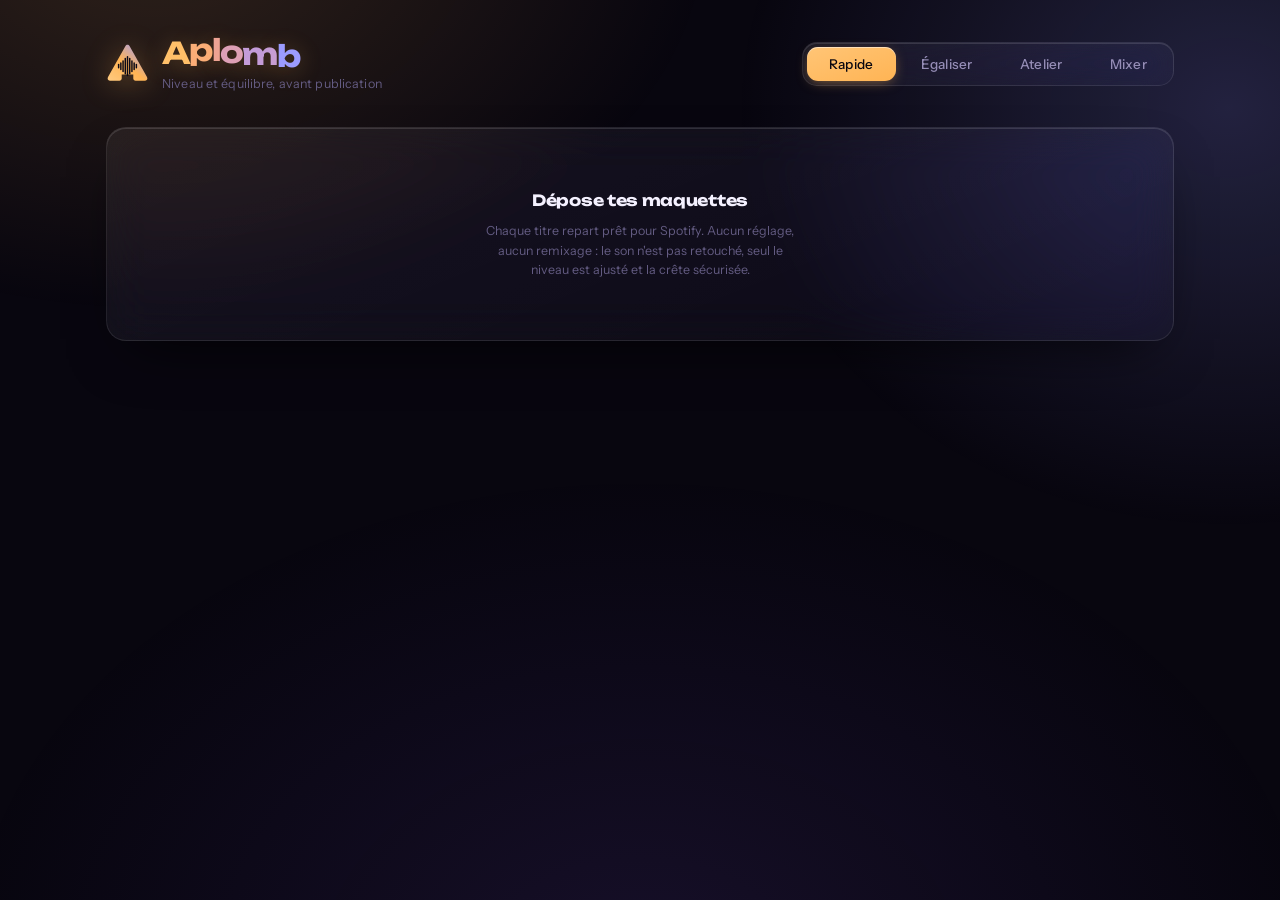
<file: Aplomb/index.html>
<!DOCTYPE html>
<html lang="fr">
<head>
<meta charset="utf-8">
<meta name="viewport" content="width=device-width, initial-scale=1">
<title>Aplomb</title>
<meta name="description" content="Niveau et équilibre spectral, avant publication.">
<meta name="theme-color" content="#08060F">
<link rel="icon" href="data:image/svg+xml,%3Csvg%20xmlns=%22http://www.w3.org/2000/svg%22%20viewBox=%220%200%2064%2064%22%3E%3Crect%20width=%2264%22%20height=%2264%22%20rx=%2215%22%20fill=%22%230C0A18%22/%3E%3Cdefs%3E%3ClinearGradient%20id=%22w%22%20x1=%22.05%22%20y1=%221%22%20x2=%22.95%22%20y2=%220%22%3E%3Cstop%20offset=%220%22%20stop-color=%22%23FFC97E%22/%3E%3Cstop%20offset=%22.45%22%20stop-color=%22%23FFB454%22/%3E%3Cstop%20offset=%221%22%20stop-color=%22%239B9BFF%22/%3E%3C/linearGradient%3E%3C/defs%3E%3Cg%20transform=%22translate(32%2032)%20scale(.88)%20translate(-32%20-32)%22%3E%3Cpath%20d=%22M32%204C33.3%204%2034.4%204.7%2035%205.9L61%2052C62.4%2054.6%2061.1%2057.5%2058.3%2057.5L44%2057.5C42%2057.5%2040.6%2056%2040.6%2054.2L40.6%2048.5L23.4%2048.5L23.4%2054.2C23.4%2056%2022%2057.5%2020%2057.5L5.7%2057.5C2.9%2057.5%201.6%2054.6%203%2052L29%205.9C29.6%204.7%2030.7%204%2032%204Z%22%20fill=%22url(%23w)%22/%3E%3Cg%20fill=%22%230C0A18%22%3E%3Crect%20x=%2217.70%22%20y=%2232.50%22%20width=%222.2%22%20height=%227.00%22%20rx=%221.1%22/%3E%3Crect%20x=%2221.00%22%20y=%2230.00%22%20width=%222.2%22%20height=%2212.00%22%20rx=%221.1%22/%3E%3Crect%20x=%2224.30%22%20y=%2227.00%22%20width=%222.2%22%20height=%2218.00%22%20rx=%221.1%22/%3E%3Crect%20x=%2227.60%22%20y=%2223.50%22%20width=%222.2%22%20height=%2225.00%22%20rx=%221.1%22/%3E%3Crect%20x=%2230.90%22%20y=%2221.00%22%20width=%222.2%22%20height=%2230.00%22%20rx=%221.1%22/%3E%3Crect%20x=%2234.20%22%20y=%2223.50%22%20width=%222.2%22%20height=%2225.00%22%20rx=%221.1%22/%3E%3Crect%20x=%2237.50%22%20y=%2227.00%22%20width=%222.2%22%20height=%2218.00%22%20rx=%221.1%22/%3E%3Crect%20x=%2240.80%22%20y=%2230.00%22%20width=%222.2%22%20height=%2212.00%22%20rx=%221.1%22/%3E%3Crect%20x=%2244.10%22%20y=%2232.50%22%20width=%222.2%22%20height=%227.00%22%20rx=%221.1%22/%3E%3C/g%3E%3C/g%3E%3C/svg%3E">
<style>
@font-face{font-family:'Unbounded';font-style:normal;font-weight:700;font-display:swap;src:url([data-uri]) format('woff2')}
@font-face{font-family:'Instrument Sans';font-style:normal;font-weight:400;font-display:swap;src:url([data-uri]) format('woff2')}
@font-face{font-family:'Instrument Sans';font-style:normal;font-weight:500;font-display:swap;src:url([data-uri]) format('woff2')}
@font-face{font-family:'Instrument Sans';font-style:normal;font-weight:600;font-display:swap;src:url([data-uri]) format('woff2')}
@font-face{font-family:'JetBrains Mono';font-style:normal;font-weight:400;font-display:swap;src:url([data-uri]) format('woff2')}
@font-face{font-family:'JetBrains Mono';font-style:normal;font-weight:500;font-display:swap;src:url([data-uri]) format('woff2')}
:root{
  --void:#08060F;
  --ink:#F4F1FF;
  --dim:#958DB6;
  --faint:#635B82;
  --a:#FFB454;
  --b:#8F93FF;
  --warn:#FF7A6B;
  --ok:#6FE0A8;
  --edge:rgba(255,255,255,.09);
  --edge-lit:rgba(255,255,255,.16);
  --glass:linear-gradient(158deg,rgba(255,255,255,.058),rgba(255,255,255,.018));
  --lift:inset 0 1px 0 rgba(255,255,255,.13), 0 24px 60px -26px rgba(0,0,0,.85);
  --r:20px;
}
*{box-sizing:border-box}
html,body{margin:0;padding:0}
body{
  background:var(--void);
  color:var(--ink);
  font-family:"Instrument Sans",system-ui,sans-serif;
  font-size:15px;line-height:1.55;
  -webkit-font-smoothing:antialiased;
  overflow-x:hidden;
}
.aurora{
  position:fixed;inset:0;z-index:-1;pointer-events:none;
  background:
    radial-gradient(900px 620px at 12% -8%, rgba(255,180,84,.16), transparent 62%),
    radial-gradient(820px 700px at 96% 12%, rgba(143,147,255,.20), transparent 60%),
    radial-gradient(1100px 800px at 50% 108%, rgba(120,80,220,.13), transparent 62%);
}
.shell{max-width:1120px;margin:0 auto;padding:34px 26px 64px}

/* ---------- identité ---------- */
.top{display:flex;align-items:center;gap:22px;flex-wrap:wrap;margin-bottom:34px}
.brand{display:flex;align-items:center;gap:13px}
.brand svg{width:38px;height:38px;flex:none}
.brand h1{
  font-family:"Unbounded",sans-serif;font-weight:700;
  font-size:30px;letter-spacing:-.055em;margin:0;line-height:1;
  display:flex;padding-top:4px;
}
.wm span{
  display:inline-block;transform:translateY(var(--y));
  transition:transform .45s cubic-bezier(.34,1.56,.64,1);
  text-shadow:0 3px 22px rgba(255,180,84,.28);
}
.brand:hover .wm span{transform:translateY(calc(var(--y) * -.75))}
.brand svg{width:43px;height:43px;flex:none;filter:drop-shadow(0 3px 14px rgba(255,180,84,.3))}
.brand p{padding-top:2px}
.brand p{margin:4px 0 0;font-size:12.5px;color:var(--faint);letter-spacing:.01em}

/* ---------- onglets ---------- */
.tabs{
  display:flex;gap:3px;margin-left:auto;padding:4px;
  background:var(--glass);border:1px solid var(--edge);
  border-radius:15px;backdrop-filter:blur(20px) saturate(150%);
  box-shadow:var(--lift);
}
.tabs button{
  font-family:inherit;font-size:13.5px;font-weight:500;letter-spacing:.02em;
  color:var(--dim);background:none;border:0;border-radius:11px;
  padding:9px 22px;cursor:pointer;transition:color .18s,background .18s;
}
.tabs button:hover{color:var(--ink)}
.tabs button.on{
  color:var(--void);background:linear-gradient(160deg,#FFC576,var(--a));
  box-shadow:inset 0 1px 0 rgba(255,255,255,.5),0 3px 14px -4px rgba(255,180,84,.6);
}
.tabs button.on:hover{color:var(--void)}

/* ---------- surfaces ---------- */
.glass{
  background:var(--glass);border:1px solid var(--edge);
  border-radius:var(--r);backdrop-filter:blur(22px) saturate(150%);
  box-shadow:var(--lift);
}
.pad{padding:22px 24px}
section[hidden]{display:none}

/* ---------- contrôles ---------- */
.bar{display:flex;flex-wrap:wrap;gap:16px;align-items:flex-end;margin:20px 0}
.field{display:flex;flex-direction:column;gap:7px;min-width:0}
.flabel{display:flex;align-items:center;gap:6px;font-size:12px;color:var(--dim);letter-spacing:.015em}
select{
  font-family:inherit;font-size:13.5px;color:var(--ink);
  background:rgba(255,255,255,.05);border:1px solid var(--edge);
  border-radius:12px;padding:11px 13px;max-width:280px;
  backdrop-filter:blur(12px);cursor:pointer;
  appearance:none;background-image:url("data:image/svg+xml,%3Csvg xmlns='http://www.w3.org/2000/svg' width='11' height='7' viewBox='0 0 11 7'%3E%3Cpath d='M1 1l4.5 4.5L10 1' stroke='%23958DB6' stroke-width='1.6' fill='none' stroke-linecap='round'/%3E%3C/svg%3E");
  background-repeat:no-repeat;background-position:right 13px center;padding-right:34px;
}
select option{background:#14101F;color:var(--ink)}
select:hover{border-color:var(--edge-lit)}
button.act{
  font-family:inherit;font-size:14px;font-weight:600;letter-spacing:.005em;
  color:var(--void);background:linear-gradient(160deg,#FFC576,var(--a));
  border:0;border-radius:13px;padding:12px 24px;cursor:pointer;
  box-shadow:inset 0 1px 0 rgba(255,255,255,.5),0 8px 24px -8px rgba(255,180,84,.55);
  transition:transform .14s,box-shadow .2s,opacity .2s;
}
button.act:hover:not(:disabled){transform:translateY(-1px);box-shadow:inset 0 1px 0 rgba(255,255,255,.5),0 12px 30px -8px rgba(255,180,84,.7)}
button.act:active:not(:disabled){transform:translateY(0)}
button.act:disabled{background:rgba(255,255,255,.05);color:var(--faint);box-shadow:none;cursor:default}
button.quiet{
  font-family:inherit;font-size:13px;color:var(--ink);
  background:rgba(255,255,255,.05);border:1px solid var(--edge);
  border-radius:11px;padding:9px 16px;cursor:pointer;transition:border-color .18s,background .18s;
}
button.quiet:hover{border-color:var(--edge-lit);background:rgba(255,255,255,.09)}
.push{margin-left:auto}
:focus-visible{outline:2px solid var(--a);outline-offset:3px;border-radius:8px}

/* ---------- bulle d'aide ---------- */
.info{
  position:relative;display:inline-flex;align-items:center;justify-content:center;
  width:15px;height:15px;border-radius:50%;flex:none;cursor:help;
  border:1px solid var(--edge-lit);color:var(--faint);
  font-size:9.5px;font-weight:600;font-family:"JetBrains Mono",monospace;
  transition:color .18s,border-color .18s;
}
.info:hover,.info:focus{color:var(--a);border-color:var(--a)}
.info .tip{
  position:absolute;bottom:calc(100% + 9px);left:50%;transform:translateX(-50%) translateY(3px);
  width:min(280px,72vw);padding:11px 13px;border-radius:13px;
  background:rgba(22,18,36,.92);border:1px solid var(--edge-lit);
  backdrop-filter:blur(24px) saturate(160%);
  box-shadow:0 18px 46px -14px rgba(0,0,0,.9);
  font-size:12.5px;line-height:1.5;color:var(--ink);font-weight:400;
  letter-spacing:0;text-align:left;
  opacity:0;visibility:hidden;transition:opacity .18s,transform .18s,visibility .18s;
  z-index:40;pointer-events:none;
}
.info:hover .tip,.info:focus .tip{opacity:1;visibility:visible;transform:translateX(-50%) translateY(0)}

/* ---------- dépôt de fichiers ---------- */
.drop{cursor:pointer;transition:border-color .2s,background .2s;overflow:hidden}
.drop:hover,.drop.over{border-color:rgba(255,180,84,.55)}
.invite{display:flex;flex-direction:column;align-items:center;justify-content:center;
  gap:8px;min-height:212px;text-align:center;padding:30px}
.invite b{font-family:"Unbounded",sans-serif;font-weight:600;font-size:15.5px;letter-spacing:-.02em}
.invite span{color:var(--faint);font-size:12.5px;max-width:40ch}

/* ---------- règle de niveau ---------- */
.scale{position:relative;height:32px;border-bottom:1px solid var(--edge)}
.tick{position:absolute;top:0;bottom:0;width:1px;background:rgba(255,255,255,.07)}
.tick span{position:absolute;top:9px;left:8px;font-family:"JetBrains Mono",monospace;
  font-size:10.5px;color:var(--faint);white-space:nowrap}
.tick.last span{left:auto;right:8px}
.tick.goal{background:linear-gradient(to bottom,transparent,var(--a),transparent);width:1.5px}
.tick.goal span{color:var(--a)}
.lane{position:relative;height:36px;border-bottom:1px solid rgba(255,255,255,.045)}
.lane:last-child{border-bottom:none}
.lane .nm{position:absolute;left:14px;top:9px;font-size:12.5px;color:var(--dim);z-index:2;
  max-width:32%;overflow:hidden;text-overflow:ellipsis;white-space:nowrap}
.trail{position:absolute;top:17px;height:2px;border-radius:2px;
  background:linear-gradient(90deg,rgba(255,180,84,.15),rgba(255,180,84,.5));
  transition:left .8s cubic-bezier(.33,1,.68,1),width .8s cubic-bezier(.33,1,.68,1)}
.pip{position:absolute;top:12px;width:12px;height:12px;margin-left:-6px;border-radius:50%;
  background:var(--faint);transition:left .8s cubic-bezier(.33,1,.68,1),background .4s,box-shadow .4s}
.pip.set{background:var(--a);box-shadow:0 0 0 4px rgba(255,180,84,.16),0 0 16px rgba(255,180,84,.6)}
.pip.was{background:none;border:1px solid var(--edge-lit);width:10px;height:10px;top:13px}

/* ---------- tableau ---------- */
table{width:100%;border-collapse:collapse;font-size:13px;margin-top:4px}
th{text-align:right;font-weight:500;color:var(--faint);font-size:11.5px;letter-spacing:.02em;
  padding:0 12px 11px;border-bottom:1px solid var(--edge)}
th:first-child,td:first-child{text-align:left}
td{padding:13px 12px;border-bottom:1px solid rgba(255,255,255,.045);text-align:right;
  font-family:"JetBrains Mono",monospace;font-size:12.5px}
td:first-child{font-family:"Instrument Sans",sans-serif;font-size:13px;
  max-width:210px;overflow:hidden;text-overflow:ellipsis;white-space:nowrap}
tr:last-child td{border-bottom:none}
tbody tr{transition:background .16s}
tbody tr:hover{background:rgba(255,255,255,.028)}
.amber{color:var(--a)}.iris{color:var(--b)}.warn{color:var(--warn)}.ok{color:var(--ok)}.dim{color:var(--faint)}

/* ---------- emplacements de comparaison ---------- */
.submode{display:inline-flex;gap:3px;padding:3px;margin-bottom:16px;
  background:var(--glass);border:1px solid var(--edge);border-radius:12px;
  backdrop-filter:blur(18px)}
.submode button{font-family:inherit;font-size:12.5px;color:var(--dim);background:none;
  border:0;border-radius:9px;padding:7px 15px;cursor:pointer;transition:.18s}
.submode button:hover{color:var(--ink)}
.submode button.on{color:var(--ink);background:rgba(255,255,255,.09);
  box-shadow:inset 0 1px 0 rgba(255,255,255,.12)}
.knobs{display:grid;grid-template-columns:1fr 1fr;gap:14px 26px;margin:18px 0 4px}
.knob{display:grid;grid-template-columns:1fr 60px;align-items:center;gap:10px}
.knob label{grid-column:1/3;font-size:12.5px;color:var(--ink);display:flex;gap:8px;align-items:baseline}
.knob label span{font-size:11px;color:var(--faint)}
.knob output{font-family:"JetBrains Mono",monospace;font-size:12.5px;color:var(--a);text-align:right}
input[type=range]{-webkit-appearance:none;appearance:none;width:100%;height:4px;border-radius:3px;
  background:rgba(255,255,255,.09);outline:none;cursor:pointer}
input[type=range]::-webkit-slider-thumb{-webkit-appearance:none;width:15px;height:15px;border-radius:50%;
  background:linear-gradient(160deg,#FFC576,var(--a));cursor:pointer;
  box-shadow:0 0 0 3px rgba(255,180,84,.16),0 2px 8px rgba(0,0,0,.5)}
input[type=range]::-moz-range-thumb{width:15px;height:15px;border:0;border-radius:50%;
  background:#FFB454;box-shadow:0 0 0 3px rgba(255,180,84,.16)}
.ab{display:flex;flex-wrap:wrap;align-items:center;gap:11px}
.abnote{font-size:12px;color:var(--faint);flex:1;min-width:200px}
.seg{display:inline-flex;gap:2px;padding:3px;background:rgba(255,255,255,.05);
  border:1px solid var(--edge);border-radius:10px}
.seg button{font-family:inherit;font-size:12px;color:var(--dim);background:none;border:0;
  border-radius:7px;padding:6px 13px;cursor:pointer;transition:.16s}
.seg button.on{color:var(--void);background:var(--a);font-weight:600}
.slots{display:grid;grid-template-columns:1fr 1fr;gap:16px}
.slot{padding:18px 20px;min-height:104px;display:flex;flex-direction:column;gap:6px;justify-content:center}
.slot .head{display:flex;align-items:center;gap:7px;font-family:"Unbounded",sans-serif;
  font-weight:600;font-size:13px;letter-spacing:-.015em}
.slot .head i{width:7px;height:7px;border-radius:50%;background:var(--a);font-style:normal;flex:none}
.slot.ref .head i{background:var(--b)}
.slot small{color:var(--faint);font-size:12px;line-height:1.5}
.slot .fname{color:var(--ink);font-size:12.5px}
.slot .meta{font-family:"JetBrains Mono",monospace;font-size:11.5px;color:var(--dim)}

/* ---------- grille de mesures ---------- */
.statkey{display:flex;gap:16px;margin-bottom:11px;font-size:11.5px;color:var(--dim)}
.statkey b{display:flex;align-items:center;gap:6px;font-weight:400}
.statkey i{width:7px;height:7px;border-radius:50%;background:var(--a);font-style:normal}
.statkey b.r i{background:var(--b)}
.stats{display:grid;grid-template-columns:repeat(3,1fr);gap:12px;margin-top:20px}
.stat{padding:15px 17px;border-radius:16px;background:rgba(255,255,255,.035);
  border:1px solid var(--edge)}
.stat .k{font-size:11px;color:var(--faint);letter-spacing:.03em;margin-bottom:7px}
.stat .v{font-family:"JetBrains Mono",monospace;font-size:19px;font-weight:500;
  display:flex;align-items:baseline;gap:10px}
.stat .v .x{color:var(--a)}.stat .v .y{color:var(--b)}
.stat .d{font-family:"JetBrains Mono",monospace;font-size:11px;color:var(--faint);margin-top:5px}

/* ---------- graphiques ---------- */
.plot{margin-top:18px;padding:16px 18px 12px;border-radius:16px;
  background:rgba(255,255,255,.03);border:1px solid var(--edge)}
.plot h3{font-family:"Unbounded",sans-serif;font-weight:600;font-size:12px;letter-spacing:-.01em;
  margin:0 0 12px;display:flex;align-items:center;gap:8px}
.plot h3 .key{margin-left:auto;display:flex;gap:14px;font-family:"Instrument Sans",sans-serif;
  font-weight:400;font-size:11.5px;color:var(--dim);letter-spacing:0}
.plot h3 .key b{display:flex;align-items:center;gap:6px;font-weight:400}
.plot h3 .key i{width:14px;height:2.5px;border-radius:2px;background:var(--a);font-style:normal}
.plot h3 .key b.r i{background:var(--b)}
canvas{display:block;width:100%;height:auto}

/* ---------- barres d'écart ---------- */
.brow{display:grid;grid-template-columns:56px 1fr 66px;align-items:center;gap:12px;height:27px}
.blab{font-family:"JetBrains Mono",monospace;font-size:11px;color:var(--faint);text-align:right}
.btrack{position:relative;height:10px;border-radius:5px;background:rgba(255,255,255,.05)}
.btrack::after{content:"";position:absolute;left:50%;top:-4px;bottom:-4px;width:1px;
  background:var(--edge-lit)}
.bfill{position:absolute;top:0;bottom:0;border-radius:5px;
  background:linear-gradient(90deg,rgba(255,180,84,.55),var(--a));
  box-shadow:0 0 12px -2px rgba(255,180,84,.5)}
.bfill.dn{background:linear-gradient(90deg,var(--warn),rgba(255,122,107,.55));
  box-shadow:0 0 12px -2px rgba(255,122,107,.5)}
.bval{font-family:"JetBrains Mono",monospace;font-size:11.5px}
.baxis{display:grid;grid-template-columns:56px 1fr 66px;gap:12px;margin-top:9px;
  font-family:"JetBrains Mono",monospace;font-size:10.5px;color:var(--faint)}
.baxis>div:nth-child(2){display:flex;justify-content:space-between}

/* ---------- texte d'analyse ---------- */
.read{margin-top:20px;font-size:14px;max-width:72ch;color:#D9D3EE}
.read p{margin:0 0 12px}
.read p:last-child{margin-bottom:0}
.read em{font-style:normal;color:var(--a);font-weight:500}
.read .flag{color:var(--warn)}
.read .soft{color:var(--faint);font-size:13px}
.notes{margin-top:22px}

progress{width:100%;height:2px;margin-top:16px;border:0;background:rgba(255,255,255,.07);
  border-radius:2px;overflow:hidden}
progress::-webkit-progress-bar{background:rgba(255,255,255,.07)}
progress::-webkit-progress-value{background:var(--a)}
progress::-moz-progress-bar{background:var(--a)}
.hidden{display:none}
.acts{display:flex;gap:10px;justify-content:flex-end;margin-top:18px}

@media (max-width:820px){
  .knobs{grid-template-columns:1fr}
  .stats{grid-template-columns:repeat(2,1fr)}
  .slots{grid-template-columns:1fr}
}
@media (max-width:600px){
  .shell{padding:24px 16px 80px}
  .brand h1{font-size:22px}
  .tabs{margin-left:0;width:100%}
  .tabs button{flex:1;padding:9px 10px}
  .bar{gap:13px}
  select{max-width:none;width:100%}
  .field{width:100%}
  .push{margin-left:0}
  button.act{width:100%}
  .stats{grid-template-columns:1fr 1fr;gap:9px}
  .stat{padding:12px 13px;border-radius:13px}
  .stat .v{font-size:16px;gap:7px}
  .plot h3{flex-wrap:wrap;gap:6px}
  .plot h3 .key{margin-left:0;width:100%;gap:12px;font-size:11px}
  .lane .nm{max-width:40%;font-size:11.5px}
  .tick.slim{display:none}
  td,th{padding-left:6px;padding-right:6px;font-size:11.5px}
  .brow,.baxis{grid-template-columns:44px 1fr 58px;gap:8px}
}
@media (prefers-reduced-motion:reduce){*{transition:none!important}}
</style>
</head>
<body>
<div class="aurora"></div>
<div class="shell">

<div class="top">
  <div class="brand">
    <svg viewBox="0 0 64 64" aria-hidden="true"><defs><linearGradient id="wv" x1=".05" y1="1" x2=".95" y2="0"><stop offset="0" stop-color="#FFC97E"/><stop offset=".45" stop-color="#FFB454"/><stop offset="1" stop-color="#9B9BFF"/></linearGradient></defs><path d="M32 4C33.3 4 34.4 4.7 35 5.9L61 52C62.4 54.6 61.1 57.5 58.3 57.5L44 57.5C42 57.5 40.6 56 40.6 54.2L40.6 48.5L23.4 48.5L23.4 54.2C23.4 56 22 57.5 20 57.5L5.7 57.5C2.9 57.5 1.6 54.6 3 52L29 5.9C29.6 4.7 30.7 4 32 4Z" fill="url(#wv)"/><g fill="#0B0918"><rect x="17.70" y="32.50" width="2.2" height="7.00" rx="1.1"/><rect x="21.00" y="30.00" width="2.2" height="12.00" rx="1.1"/><rect x="24.30" y="27.00" width="2.2" height="18.00" rx="1.1"/><rect x="27.60" y="23.50" width="2.2" height="25.00" rx="1.1"/><rect x="30.90" y="21.00" width="2.2" height="30.00" rx="1.1"/><rect x="34.20" y="23.50" width="2.2" height="25.00" rx="1.1"/><rect x="37.50" y="27.00" width="2.2" height="18.00" rx="1.1"/><rect x="40.80" y="30.00" width="2.2" height="12.00" rx="1.1"/><rect x="44.10" y="32.50" width="2.2" height="7.00" rx="1.1"/></g></svg>
    <div>
      <h1 class="wm" aria-label="Aplomb"><span style="color:#FFC06A;--y:0px">A</span><span style="color:#FBAE78;--y:-2.6px">p</span><span style="color:#EEA396;--y:-3.2px">l</span><span style="color:#DDA0B8;--y:-1.4px">o</span><span style="color:#C49CD9;--y:1.1px">m</span><span style="color:#9B9BFF;--y:2.9px">b</span></h1>
      <p>Niveau et équilibre, avant publication</p>
    </div>
  </div>
  <nav class="tabs" role="tablist">
    <button role="tab" class="on" data-tab="quick" aria-selected="true">Rapide</button>
    <button role="tab" data-tab="lvl" aria-selected="false">Égaliser</button>
    <button role="tab" data-tab="atelier" aria-selected="false">Atelier</button>
    <button role="tab" data-tab="mix" aria-selected="false">Mixer</button>
  </nav>
</div>

<!-- ================= RAPIDE ================= -->
<section id="quick">
  <div class="glass drop" id="qdrop" tabindex="0" role="button" aria-label="Déposer des fichiers audio">
    <div class="invite">
      <b>Dépose tes maquettes</b>
      <span>Chaque titre repart prêt pour Spotify. Aucun réglage, aucun remixage : le son n'est pas retouché, seul le niveau est ajusté et la crête sécurisée.</span>
    </div>
  </div>
  <input type="file" id="qpick" multiple accept=".flac,.wav,.aiff,.aif,audio/*" class="hidden">
  <progress id="qprog" class="hidden" max="100" value="0"></progress>
  <div class="glass pad hidden" id="qbox">
    <table><thead><tr>
      <th>Titre</th><th>Avant</th><th>Livré à</th><th>Gain</th><th>Crête</th><th>Sur Spotify</th><th></th>
    </tr></thead><tbody id="qrows"></tbody></table>
    <div class="acts">
      <button class="quiet" id="qclear">Vider</button>
      <button class="act" id="qall">Tout télécharger</button>
    </div>
  </div>
  <div class="read notes" id="qnotes"></div>
</section>

<!-- ================= ÉGALISER ================= -->
<section id="lvl" hidden>
  <div class="glass drop" id="meter" tabindex="0" role="button" aria-label="Déposer des fichiers audio">
    <div class="scale" id="scale"></div>
    <div id="lanes">
      <div class="invite">
        <b>Dépose tes titres</b>
        <span>FLAC ou WAV. Tout est calculé sur ta machine, aucun fichier ne part.</span>
      </div>
    </div>
  </div>
  <input type="file" id="picker" multiple accept=".flac,.wav,.aiff,.aif,audio/*" class="hidden">

  <div class="bar">
    <div class="field">
      <div class="flabel">Niveau visé
        <span class="info" tabindex="0">i<span class="tip">Le volume auquel la plateforme joue tes titres. −14 LUFS pour Spotify, YouTube, Tidal et Amazon ; Apple Music joue un peu plus bas. La dernière option laisse ton niveau intact et se contente de vérifier la crête : à utiliser si tu as déjà masterisé plus fort et que tu laisses Spotify redescendre.</span></span>
      </div>
      <select id="target">
        <option value="-14" selected>−14 LUFS · Spotify, YouTube</option>
        <option value="-16">−16 LUFS · Apple Music</option>
        <option value="-11">−11 LUFS · Spotify réglé sur « Fort »</option>
        <option value="keep">Ne pas changer · vérifier la crête seulement</option>
      </select>
    </div>
    <div class="field">
      <div class="flabel">Plafond de crête
        <span class="info" tabindex="0">i<span class="tip">La limite que le signal ne franchit jamais. −1 dBTP évite la distorsion quand la plateforme réencode. Amazon Music exige −2.</span></span>
      </div>
      <select id="ceiling">
        <option value="-1" selected>−1 dBTP · Spotify</option>
        <option value="-2">−2 dBTP · Amazon Music</option>
      </select>
    </div>
    <div class="field">
      <div class="flabel">Entre les titres
        <span class="info" tabindex="0">i<span class="tip">Tous au même niveau : chaque titre atterrit sur la cible, comme en playlist. Garder les écarts : un décalage unique pour tout l'album, le plus fort atteint la cible et les autres restent en dessous.</span></span>
      </div>
      <select id="mode">
        <option value="track" selected>Tous au même niveau</option>
        <option value="album">Garder les écarts</option>
      </select>
    </div>
    <button class="act push" id="go" disabled>Traiter</button>
  </div>

  <progress id="prog" class="hidden" max="100" value="0"></progress>

  <div class="glass pad hidden" id="resbox">
    <table id="results">
      <thead><tr>
        <th>Titre</th><th>Avant</th><th>Après</th><th>Gain</th>
        <th>Crête</th><th>Limitation</th><th id="playhead">Sur Spotify</th><th></th>
      </tr></thead>
      <tbody id="rows"></tbody>
    </table>
    <div class="acts">
      <button class="quiet" id="clear">Vider</button>
      <button class="quiet" id="dlall">Tout télécharger</button>
    </div>
  </div>
  <div class="read notes" id="notes"></div>
</section>

<!-- ================= ATELIER ================= -->
<section id="atelier" hidden>
  <div class="glass drop" id="adrop" tabindex="0" role="button">
    <div class="invite">
      <b>Le traitement complet</b>
      <span>Réparation de l'écrêtage, recentrage du grave, équilibre du spectre, rabotage des pointes, mise à niveau. Écoute comparative avant de télécharger.</span>
    </div>
  </div>
  <input type="file" id="apick" multiple accept=".flac,.wav,.aiff,.aif,audio/*" class="hidden">

  <div class="bar">
    <div class="field">
      <div class="flabel">Profil visé
        <span class="info" tabindex="0">i<span class="tip">Oriente l'équilibre du spectre. Point de départ conforme aux usages du style, pas une moyenne mesurée sur des disques.</span></span>
      </div>
      <select id="aprofil"></select>
    </div>
    <div class="field">
      <div class="flabel">Traitements
        <span class="info" tabindex="0">i<span class="tip">Coupe-les un par un pour identifier lequel te dérange. Chacun règle un problème distinct et ne touche pas au terrain des autres.</span></span>
      </div>
      <div class="togs">
        <label><input type="checkbox" id="t_declip" checked> Écrêtage</label>
        <label><input type="checkbox" id="t_mono" checked> Grave</label>
        <label><input type="checkbox" id="t_tonal" checked> Spectre</label>
        <label><input type="checkbox" id="t_dyn" checked> Pointes</label>
      </div>
    </div>
    <button class="act push" id="ago" disabled>Traiter</button>
  </div>

  <progress id="aprog" class="hidden" max="100" value="0"></progress>
  <p class="astep" id="astep"></p>

  <div class="glass pad hidden" id="abpanel">
    <div class="ab">
      <b class="abn" id="abname"></b>
      <button class="quiet" id="abplay">Écouter</button>
      <div class="seg" id="abseg2">
        <button class="on" data-src="0">Avant</button>
        <button data-src="1">Après</button>
      </div>
      <span class="abnote">18 s autour du passage le plus fort, les deux versions au même volume.</span>
    </div>
  </div>

  <div class="glass pad hidden" id="abox">
    <table>
      <thead><tr>
        <th>Titre</th><th>Avant</th><th>Après</th><th>Crête</th>
        <th>Plateaux réparés</th><th>Pompage</th><th></th>
      </tr></thead>
      <tbody id="arows"></tbody>
    </table>
    <div class="acts">
      <button class="quiet" id="aclear">Vider</button>
      <button class="quiet" id="aall">Tout télécharger</button>
    </div>
  </div>
  <div class="read notes" id="anotes"></div>
</section>

<!-- ================= MIXER ================= -->
<section id="mix" hidden>
  <div class="submode" id="mixmode">
    <button class="on" data-sub="ref">Comparer à des références</button>
    <button data-sub="cible">Viser une courbe</button>
  </div>
  <div class="slots" id="slotwrap">
    <div class="glass drop slot" id="slotA" tabindex="0" role="button">
      <div class="head"><i></i>Ton titre
        <span class="info" tabindex="0">i<span class="tip">Le morceau à analyser puis à corriger. FLAC ou WAV de préférence.</span></span>
      </div>
      <small id="infoA">Clique ou dépose un fichier.</small>
    </div>
  <div id="refslots" class="slots" style="display:contents">
    <div class="glass drop slot ref" id="slotB" tabindex="0" role="button">
      <div class="head"><i></i>Références
        <span class="info" tabindex="0">i<span class="tip">Un ou plusieurs morceaux dont l'équilibre te plaît. Trois ou quatre valent mieux qu'un : ce sur quoi ils s'accordent est réel. Les MP3 sont acceptés, leur coupure dans les aigus est détectée.</span></span>
      </div>
      <small id="infoB">Un ou plusieurs morceaux qui sonnent fort chez toi.</small>
    </div>
  </div>
  </div>
  <input type="file" id="pickA" accept=".flac,.wav,.aiff,.aif,audio/*" class="hidden">
  <input type="file" id="pickB" multiple accept=".flac,.wav,.aiff,.aif,audio/*" class="hidden">
  <progress id="prog2" class="hidden" max="100" value="0"></progress>

  <div id="verdict" class="hidden"></div>

  <div class="bar hidden" id="fixbar">
    <div class="field">
      <div class="flabel">Ampleur de la correction
        <span class="info" tabindex="0">i<span class="tip">Le plafond de la correction dans la bande audible. Au-delà de 6 dB un filtre appliqué après coup s'entend : le vrai correctif est dans le mix. Le retrait de l'infrasonore sous 35 Hz n'est pas plafonné, rien d'audible n'y vit.</span></span>
      </div>
      <select id="force">
        <option value="soft">Prudente · au plus 3 dB</option>
        <option value="normal" selected>Normale · au plus 6 dB</option>
        <option value="hard">Ferme · au plus 12 dB</option>
      </select>
    </div>
    <div class="field">
      <div class="flabel">Grave
        <span class="info" tabindex="0">i<span class="tip">Le grave est la zone où une correction s'entend le plus. Si le résultat te paraît creusé ou saccadé au rythme du kick, mets Doux ou Intact : le reste du spectre continue d'être corrigé normalement.</span></span>
      </div>
      <select id="bassmode">
        <option value="plein" selected>Corrigé normalement</option>
        <option value="doux">Doux · au plus 3 dB sous 120 Hz</option>
        <option value="intact">Intact · ne rien toucher sous 120 Hz</option>
      </select>
    </div>
    <button class="act push" id="fix">Corriger et remettre à niveau</button>
  </div>
  <div id="fixresult"></div>
</section>

</div>
<script>
/* ==================================================================
   1. MESURE — Loudness intégré selon ITU-R BS.1770-4 / EBU R128
   ================================================================== */

function kStages(fs){
  const f0=1681.974450955533, G=3.999843853973347, Q=0.7071752369554196;
  const K=Math.tan(Math.PI*f0/fs), Vh=Math.pow(10,G/20);
  const Vb=Math.pow(Vh,0.4996667741545416), a0=1+K/Q+K*K;
  const s1={b0:(Vh+Vb*K/Q+K*K)/a0, b1:2*(K*K-Vh)/a0, b2:(Vh-Vb*K/Q+K*K)/a0,
            a1:2*(K*K-1)/a0, a2:(1-K/Q+K*K)/a0};
  const f1=38.13547087602444, Q1=0.5003270373238773;
  const K1=Math.tan(Math.PI*f1/fs), d=1+K1/Q1+K1*K1;
  const s2={b0:1,b1:-2,b2:1, a1:2*(K1*K1-1)/d, a2:(1-K1/Q1+K1*K1)/d};
  return [s1,s2];
}

/* Somme des carrés par tranche de 100 ms, filtrage en flux pour ne jamais
   allouer une copie de tout le morceau. */
function segmentPower(chan, fs, gain){
  const step=Math.round(fs*0.1);
  const nSeg=Math.floor(chan.length/step);
  const out=new Float64Array(nSeg);
  const st=kStages(fs);
  let x1=0,x2=0,y1=0,y2=0, p1=0,p2=0,q1=0,q2=0;
  const A=st[0], B=st[1];
  for(let s=0;s<nSeg;s++){
    let acc=0; const base=s*step;
    for(let i=0;i<step;i++){
      const x0=chan[base+i]*gain;
      const y0=A.b0*x0+A.b1*x1+A.b2*x2-A.a1*y1-A.a2*y2;
      x2=x1;x1=x0;y2=y1;y1=y0;
      const z0=B.b0*y0+B.b1*p1+B.b2*p2-B.a1*q1-B.a2*q2;
      p2=p1;p1=y0;q2=q1;q1=z0;
      acc+=z0*z0;
    }
    out[s]=acc;
  }
  return {segs:out, step};
}

function integratedLoudness(channels, fs, gain){
  gain = gain===undefined ? 1 : gain;
  const per=channels.map(c=>segmentPower(c,fs,gain));
  const step=per[0].step, nSeg=per[0].segs.length;
  if(nSeg<4) return -Infinity;
  const W=[1,1,1,1.41,1.41];
  const nB=nSeg-3, T=step*4;
  const z=new Float64Array(nB), l=new Float64Array(nB);
  for(let b=0;b<nB;b++){
    let sum=0;
    for(let c=0;c<per.length;c++){
      const s=per[c].segs;
      sum += (W[c]!==undefined?W[c]:1) * ((s[b]+s[b+1]+s[b+2]+s[b+3])/T);
    }
    z[b]=sum;
    l[b]= sum>0 ? -0.691+10*Math.log10(sum) : -Infinity;
  }
  let sa=0,ca=0;
  for(let b=0;b<nB;b++) if(l[b]>-70){sa+=z[b];ca++;}
  if(!ca) return -Infinity;
  const rel=-0.691+10*Math.log10(sa/ca)-10;
  let sr=0,cr=0;
  for(let b=0;b<nB;b++) if(l[b]>-70&&l[b]>rel){sr+=z[b];cr++;}
  if(!cr) return -Infinity;
  return -0.691+10*Math.log10(sr/cr);
}

/* ==================================================================
   2. CRÊTE RÉELLE — interpolation polyphase 4x
   ================================================================== */

const OS=4, TAPS=24, DELAY=TAPS>>1;
const PHASES=(function(){
  const N=OS*TAPS, c=(N-1)/2, h=new Float64Array(N);
  for(let i=0;i<N;i++){
    const x=(i-c)/OS;
    const sinc=Math.abs(x)<1e-9?1:Math.sin(Math.PI*x)/(Math.PI*x);
    const t=i/(N-1);
    h[i]=sinc*(0.35875-0.48829*Math.cos(2*Math.PI*t)
              +0.14128*Math.cos(4*Math.PI*t)-0.01168*Math.cos(6*Math.PI*t));
  }
  const ph=[];
  for(let p=0;p<OS;p++){
    const k=new Float64Array(TAPS); let s=0;
    for(let j=0;j<TAPS;j++){k[j]=h[j*OS+p]; s+=k[j];}
    for(let j=0;j<TAPS;j++) k[j]/=s;
    ph.push(k);
  }
  return ph;
})();

/* Marge interne : l'interpolateur peut sous-estimer d'environ 0,06 dB
   dans le pire cas théorique, on garde de l'avance dessus. */
const TP_MARGIN_DB = 0.15;

function maxAbs(channels){
  let m=0;
  for(const ch of channels) for(let i=0;i<ch.length;i++){const a=Math.abs(ch[i]); if(a>m)m=a;}
  return m;
}

/* Balaye la crête réelle. Le suréchantillonnage n'est calculé que là où
   le signal peut approcher le plafond — ailleurs la crête brute suffit
   et le résultat reste exact. */
async function truePeakScan(channels, threshold, wantEnvelope, onProgress){
  const n=channels[0].length;
  const env = wantEnvelope ? new Float32Array(n) : null;
  let peak=0;
  const CHUNK=250000;
  for(let c=0;c<channels.length;c++){
    const ch=channels[c];
    for(let start=0;start<n;start+=CHUNK){
      const end=Math.min(n,start+CHUNK);
      for(let i=start;i<end;i++){
        let near=Math.abs(ch[i]);
        if(i>0){const a=Math.abs(ch[i-1]); if(a>near)near=a;}
        if(i<n-1){const a=Math.abs(ch[i+1]); if(a>near)near=a;}
        let v=Math.abs(ch[i]);
        if(near>=threshold){
          for(let p=0;p<OS;p++){
            const cf=PHASES[p]; let acc=0;
            const lo=i+DELAY-TAPS+1, hi=i+DELAY;
            if(lo>=0&&hi<n){
              for(let k=0;k<TAPS;k++) acc+=cf[k]*ch[i-k+DELAY];
            }else{
              for(let k=0;k<TAPS;k++){const idx=i-k+DELAY; if(idx>=0&&idx<n) acc+=cf[k]*ch[idx];}
            }
            const a=acc<0?-acc:acc;
            if(a>v)v=a;
          }
        }
        if(v>peak)peak=v;
        if(env&&v>env[i])env[i]=v;
      }
      if(onProgress) onProgress((c*n+end)/(channels.length*n));
      await new Promise(r=>setTimeout(r,0));
    }
  }
  return {peak, envelope:env};
}

/* ==================================================================
   3. LIMITEUR À ANTICIPATION
   Minimum glissant vers l'avant, puis moyenne glissante vers l'arrière.
   Cette combinaison garantit mathématiquement gain[n] <= gain requis[n],
   donc le plafond n'est jamais franchi, tout en restant continu.
   ================================================================== */
function limiterGain(envelope, ceilingLin, lookahead, releaseSamples){
  const n=envelope.length;
  const req=new Float32Array(n);
  for(let i=0;i<n;i++){const e=envelope[i]; req[i]= e>ceilingLin ? ceilingLin/e : 1;}

  const minF=new Float32Array(n);
  const dq=new Int32Array(n+1);
  let head=0,tail=0;
  for(let i=n-1;i>=0;i--){
    while(tail>head && req[dq[tail-1]]>=req[i]) tail--;
    dq[tail++]=i;
    while(dq[head]>i+lookahead-1) head++;
    minF[i]=req[dq[head]];
  }

  const smooth=new Float32Array(n);
  let acc=0;
  for(let i=0;i<n;i++){
    acc+=minF[i];
    if(i>=lookahead) acc-=minF[i-lookahead];
    smooth[i]=acc/Math.min(i+1,lookahead);
  }

  const a=Math.exp(-1/Math.max(1,releaseSamples));
  let g=smooth[0];
  const out=new Float32Array(n);
  for(let i=0;i<n;i++){
    const s=smooth[i];
    g = (s<g) ? s : a*g+(1-a)*s;
    if(g>s) g=s;
    out[i]=g;
  }
  return out;
}

/* ==================================================================
   4. CHAÎNE COMPLÈTE POUR UN TITRE
   ================================================================== */

const dB = v => 20*Math.log10(Math.max(v,1e-12));
const lin = d => Math.pow(10,d/20);

async function processTrack(track, targetLufs, ceilingDb, onProgress){
  const {channels, sampleRate} = track;
  const src = channels;
  const gainDb = targetLufs - track.lufsIn;
  const gainLin = lin(gainDb);
  const ceilLin = lin(ceilingDb - TP_MARGIN_DB);

  // Cas simple : après le gain, la crête reste sous le plafond.
  // Aucun traitement autre qu'un facteur constant, donc rien n'est altéré.
  const peakAfter = track.peakIn * gainLin;
  if(peakAfter <= ceilLin){
    const out = src.map(ch=>{
      const o=new Float32Array(ch.length);
      for(let i=0;i<ch.length;i++) o[i]=ch[i]*gainLin;
      return o;
    });
    return {
      channels:out, sampleRate,
      lufsOut: track.lufsIn + gainDb,
      gainDb, tpOut: dB(peakAfter), reductionDb: 0, limited:false
    };
  }

  // Sinon : gain + limitation de crête, puis on rattrape le niveau perdu.
  const lookahead = Math.max(8, Math.round(sampleRate*0.004));
  const release   = Math.round(sampleRate*0.12);
  let g = gainLin;
  let out=null, tpOut=0, lufsOut=0, reduction=0;

  const envThreshold = Math.min(0.999, ceilLin/g*0.5);
  const scan = await truePeakScan(src, envThreshold, true, p=>onProgress(p*0.5));
  const env = scan.envelope;

  for(let pass=0; pass<5; pass++){
    const scaled=new Float32Array(env.length);
    for(let i=0;i<env.length;i++) scaled[i]=env[i]*g;
    const gv = limiterGain(scaled, ceilLin, lookahead, release);

    out = src.map(ch=>{
      const o=new Float32Array(ch.length);
      for(let i=0;i<ch.length;i++) o[i]=ch[i]*g*gv[i];
      return o;
    });

    lufsOut = integratedLoudness(out, sampleRate);
    let minG=1;
    for(let i=0;i<gv.length;i++) if(gv[i]<minG) minG=gv[i];
    reduction = -dB(minG);

    const err = targetLufs - lufsOut;
    onProgress(0.5 + 0.4*(pass+1)/5);
    if(Math.abs(err) < 0.05) break;
    g *= lin(err);
  }

  const verify = await truePeakScan(out, Math.min(0.999, ceilLin*0.5), false, p=>onProgress(0.9+p*0.1));
  tpOut = dB(verify.peak);

  // Filet de sécurité : si malgré tout la crête dépasse, on redescend.
  if(verify.peak > lin(ceilingDb)){
    const fix = lin(ceilingDb - TP_MARGIN_DB)/verify.peak;
    for(const ch of out) for(let i=0;i<ch.length;i++) ch[i]*=fix;
    lufsOut += dB(fix);
    tpOut += dB(fix);
  }

  return {channels:out, sampleRate, lufsOut, gainDb:dB(g), tpOut, reductionDb:reduction, limited:true};
}

/* ==================================================================
   5. LECTURE DES FICHIERS
   On lit la fréquence d'échantillonnage dans l'en-tête avant de décoder,
   pour que le navigateur ne rééchantillonne pas le fichier au passage.
   ================================================================== */

function sniffSampleRate(buf, name){
  const u=new Uint8Array(buf);
  const tag=String.fromCharCode(u[0],u[1],u[2],u[3]);
  if(tag==='fLaC'){
    // Premier bloc de métadonnées = STREAMINFO, débit sur 20 bits
    return (u[18]<<12)|(u[19]<<4)|(u[20]>>4);
  }
  if(tag==='RIFF'){
    const dv=new DataView(buf);
    let pos=12;
    while(pos+8<=buf.byteLength){
      const id=String.fromCharCode(u[pos],u[pos+1],u[pos+2],u[pos+3]);
      const size=dv.getUint32(pos+4,true);
      if(id==='fmt ') return dv.getUint32(pos+12,true);
      pos+=8+size+(size%2);
    }
  }
  if(tag==='FORM'){
    const dv=new DataView(buf);
    let pos=12;
    while(pos+8<=buf.byteLength){
      const id=String.fromCharCode(u[pos],u[pos+1],u[pos+2],u[pos+3]);
      const size=dv.getUint32(pos+4,false);
      if(id==='COMM'){
        // Fréquence stockée en flottant étendu 80 bits
        const exp=dv.getUint16(pos+16,false);
        const hi=dv.getUint32(pos+18,false), lo=dv.getUint32(pos+22,false);
        return Math.round((hi*4294967296+lo)*Math.pow(2,(exp&0x7fff)-16383-63));
      }
      pos+=8+size+(size%2);
    }
  }
  return null;
}

async function loadFile(file){
  const buf = await file.arrayBuffer();
  let rate = sniffSampleRate(buf, file.name);
  let guessed=false;
  if(!rate || rate<3000 || rate>384000){ rate=44100; guessed=true; }
  const ctx = new OfflineAudioContext(2,1,rate);
  const audio = await ctx.decodeAudioData(buf.slice(0));
  const nc = Math.min(audio.numberOfChannels,2);
  const channels=[];
  for(let c=0;c<nc;c++) channels.push(audio.getChannelData(c));
  return {name:file.name, channels, sampleRate:audio.sampleRate, guessed};
}

/* ==================================================================
   6. EXPORT WAV 24 BITS avec dither TPDF
   ================================================================== */
function encodeWav24(channels, sampleRate){
  const n=channels[0].length, nc=channels.length;
  const bytes=n*nc*3;
  const buf=new ArrayBuffer(44+bytes);
  const dv=new DataView(buf);
  const str=(o,s)=>{for(let i=0;i<s.length;i++) dv.setUint8(o+i,s.charCodeAt(i));};
  str(0,'RIFF'); dv.setUint32(4,36+bytes,true); str(8,'WAVE');
  str(12,'fmt '); dv.setUint32(16,16,true); dv.setUint16(20,1,true);
  dv.setUint16(22,nc,true); dv.setUint32(24,sampleRate,true);
  dv.setUint32(28,sampleRate*nc*3,true); dv.setUint16(32,nc*3,true); dv.setUint16(34,24,true);
  str(36,'data'); dv.setUint32(40,bytes,true);
  const S=8388607;
  let o=44;
  for(let i=0;i<n;i++){
    for(let c=0;c<nc;c++){
      const d=(Math.random()+Math.random()-1)/S;
      let v=channels[c][i]+d;
      if(v>1)v=1; else if(v<-1)v=-1;
      let s=Math.round(v*S);
      if(s>S)s=S; else if(s<-8388608)s=-8388608;
      if(s<0)s+=16777216;
      dv.setUint8(o++,s&255); dv.setUint8(o++,(s>>8)&255); dv.setUint8(o++,(s>>16)&255);
    }
  }
  return new Blob([buf],{type:'audio/wav'});
}

/* ==================================================================
   8. ANALYSE COMPARATIVE — répartition spectrale et dynamique
   ================================================================== */

function fft(re,im){
  const n=re.length;
  for(let i=1,j=0;i<n;i++){
    let bit=n>>1;
    for(;j&bit;bit>>=1) j^=bit;
    j^=bit;
    if(i<j){const tr=re[i];re[i]=re[j];re[j]=tr;const ti=im[i];im[i]=im[j];im[j]=ti;}
  }
  for(let len=2;len<=n;len<<=1){
    const ang=-2*Math.PI/len, wr=Math.cos(ang), wi=Math.sin(ang), h=len>>1;
    for(let i=0;i<n;i+=len){
      let cr=1,ci=0;
      for(let j=0;j<h;j++){
        const ur=re[i+j], ui=im[i+j];
        const xr=re[i+j+h], xi=im[i+j+h];
        const vr=xr*cr-xi*ci, vi=xr*ci+xi*cr;
        re[i+j]=ur+vr; im[i+j]=ui+vi;
        re[i+j+h]=ur-vr; im[i+j+h]=ui-vi;
        const t=cr*wr-ci*wi; ci=cr*wi+ci*wr; cr=t;
      }
    }
  }
}

/* Spectre moyen sur les passages qui jouent vraiment (le silence est écarté).
   On échantillonne des fenêtres réparties sur tout le morceau plutôt que
   de tout analyser : la moyenne converge bien avant. */
function averageSpectrum(channels, fs, gain){
  const N=8192, half=N>>1;
  const n=channels[0].length;
  if(n<N) return null;
  const win=new Float64Array(N);
  for(let i=0;i<N;i++) win[i]=0.5-0.5*Math.cos(2*Math.PI*i/(N-1));

  const maxFrames=400;
  const nPos=Math.max(1,Math.floor((n-N)/N));
  const stride=Math.max(1,Math.floor(nPos/maxFrames));

  // Seuil de silence : on garde ce qui est au-dessus du centile bas d'énergie
  const energies=[];
  for(let f=0;f<nPos;f+=stride){
    const o=f*N; let e=0;
    for(let i=0;i<N;i+=16){const v=channels[0][o+i]; e+=v*v;}
    energies.push(e);
  }
  const sorted=[...energies].sort((a,b)=>a-b);
  const floor=sorted[Math.floor(sorted.length*0.35)]*0.25;

  const power=new Float64Array(half);
  let frames=0, k=0;
  for(let f=0;f<nPos;f+=stride,k++){
    if(energies[k]<floor) continue;
    const o=f*N;
    for(const ch of channels){
      const re=new Float64Array(N), im=new Float64Array(N);
      for(let i=0;i<N;i++) re[i]=ch[o+i]*win[i]*gain;
      fft(re,im);
      for(let b=0;b<half;b++) power[b]+=re[b]*re[b]+im[b]*im[b];
    }
    frames++;
  }
  if(!frames) return null;
  for(let b=0;b<half;b++) power[b]/=frames;
  return {power, binHz:fs/N};
}

const BANDS=[
  [22,44,'31 Hz'],[44,88,'63 Hz'],[88,177,'125 Hz'],[177,354,'250 Hz'],
  [354,707,'500 Hz'],[707,1414,'1 kHz'],[1414,2828,'2 kHz'],
  [2828,5657,'4 kHz'],[5657,11314,'8 kHz'],[11314,20000,'16 kHz']
];

function bandLevels(spec){
  if(!spec) return null;
  const {power,binHz}=spec;
  return BANDS.map(([lo,hi,label])=>{
    let sum=0;
    const b0=Math.max(1,Math.round(lo/binHz)), b1=Math.min(power.length-1,Math.round(hi/binHz));
    for(let b=b0;b<=b1;b++) sum+=power[b];
    return {label, db: 10*Math.log10(Math.max(sum,1e-30))};
  });
}

/* Étendue de loudness (EBU Tech 3342) : écart entre les passages calmes
   et les passages forts, une fois le silence écarté. */
function loudnessRange(channels, fs){
  const per=channels.map(c=>segmentPower(c,fs,1));
  const step=per[0].step, nSeg=per[0].segs.length;
  if(nSeg<30) return null;
  const W=[1,1,1,1.41,1.41];
  const short=[];
  for(let s=0;s+30<=nSeg;s+=10){
    let sum=0;
    for(let c=0;c<per.length;c++){
      let acc=0;
      for(let k=0;k<30;k++) acc+=per[c].segs[s+k];
      sum+=(W[c]!==undefined?W[c]:1)*(acc/(step*30));
    }
    short.push({z:sum, l: sum>0? -0.691+10*Math.log10(sum) : -Infinity});
  }
  const abs=short.filter(v=>v.l>-70);
  if(abs.length<2) return null;
  const mean=abs.reduce((a,v)=>a+v.z,0)/abs.length;
  const thr=-0.691+10*Math.log10(mean)-20;
  const kept=abs.filter(v=>v.l>thr).map(v=>v.l).sort((a,b)=>a-b);
  if(kept.length<2) return null;
  const q=p=>kept[Math.min(kept.length-1,Math.round(p*(kept.length-1)))];
  return q(0.95)-q(0.10);
}

/* ==================================================================
   11. CORRECTION AUTOMATIQUE
   On compare le spectre moyen du morceau à celui des références, on
   lisse l'écart au tiers d'octave, puis on l'applique en filtre à
   phase linéaire — donc sans décaler les transitoires.
   ================================================================== */

function ifft(re,im){
  const n=re.length;
  for(let i=0;i<n;i++) im[i]=-im[i];
  fft(re,im);
  for(let i=0;i<n;i++){ re[i]/=n; im[i]=-im[i]/n; }
}

/* Lissage à fraction d'octave : chaque point devient la moyenne de ses
   voisins sur une largeur proportionnelle à sa fréquence. */
function smoothOctave(db, binHz, frac){
  const n=db.length;
  const pre=new Float64Array(n+1);
  for(let i=0;i<n;i++) pre[i+1]=pre[i]+db[i];
  const out=new Float64Array(n);
  const r=Math.pow(2,frac/2);
  for(let i=0;i<n;i++){
    const f=i*binHz;
    let lo=Math.max(1,Math.floor(f/r/binHz));
    let hi=Math.min(n-1,Math.ceil(f*r/binHz));
    if(hi<=lo){ out[i]=db[i]; continue; }
    out[i]=(pre[hi+1]-pre[lo])/(hi+1-lo);
  }
  return out;
}


/* Les encodages avec perte (MP3, AAC, Opus) coupent net le haut du spectre.
   On repère ce mur pour ne pas le confondre avec un vrai manque d'aigus. */
function detectBandwidth(spec){
  const {power,binHz}=spec;
  const db=new Float64Array(power.length);
  for(let b=0;b<power.length;b++) db[b]=10*Math.log10(Math.max(power[b],1e-30));
  const sm=smoothOctave(db,binHz,1/3);
  let ref=0,n=0;
  for(let b=Math.round(1000/binHz);b<Math.round(6000/binHz);b++){ref+=sm[b];n++;}
  ref/=n;
  const thr=ref-32;
  const top=Math.min(sm.length-1,Math.round(21500/binHz));
  let cut=top*binHz;
  for(let b=top;b>Math.round(6000/binHz);b--){
    if(sm[b]>thr){ cut=b*binHz; break; }
  }
  return cut>=19500 ? null : cut;
}

/* Construit la réponse corrective puis les coefficients du filtre.
   Renvoie aussi la courbe appliquée, pour pouvoir l'afficher. */
function designMatchFilter(mine, refs, fs, opts){
  const half=mine.power.length;
  const binHz=mine.binHz;
  const {strength, maxCut, maxBoost, taps}=opts;
  const bassCap = opts.bassCap===undefined ? null : opts.bassCap;

  const toDb=(pw)=>{
    const fl=Math.max(...pw)*1e-7;
    const d=new Float64Array(pw.length);
    for(let b=0;b<pw.length;b++) d[b]=10*Math.log10(Math.max(pw[b],fl));
    return smoothOctave(d,binHz,1/3);
  };
  const dMine=toDb(mine.power);
  const dRefs=refs.map(r=>toDb(r.power));

  // Là où les références ne sont pas d'accord entre elles, on n'a aucune
  // certitude : la correction y est atténuée plutôt qu'appliquée à l'aveugle.
  const raw=new Float64Array(half);
  const trust=new Float64Array(half);
  for(let b=0;b<half;b++){
    let sum=0,lo=Infinity,hi=-Infinity;
    for(const d of dRefs){ sum+=d[b]; if(d[b]<lo)lo=d[b]; if(d[b]>hi)hi=d[b]; }
    raw[b]=sum/dRefs.length - dMine[b];
    const spread=dRefs.length>1 ? hi-lo : 0;
    trust[b]=Math.max(0.25, Math.min(1, 1-(spread-5)/12));
  }

  // Plus haute fréquence utilisable : celle de la référence la plus étroite.
  let bw=Infinity;
  for(const r of refs){ const c=detectBandwidth(r); if(c!==null && c<bw) bw=c; }
  const mineBw=detectBandwidth(mine);
  if(mineBw!==null && mineBw<bw) bw=mineBw;
  if(!isFinite(bw)) bw=20000;

  const sm=raw;

  // Recentrage : la correction ne doit pas changer le niveau global,
  // seulement la répartition. On retire la moyenne de la zone utile.
  let mean=0,cnt=0;
  for(let b=Math.round(100/binHz);b<Math.round(Math.min(8000,bw*0.8)/binHz);b++){mean+=sm[b];cnt++;}
  mean/=cnt;

  const curve=new Float64Array(half);
  for(let b=0;b<half;b++){
    const f=b*binHz;
    let v=(sm[b]-mean)*strength*trust[b];
    // Le plafond s'ouvre progressivement vers l'infrasonore, où rien
    // d'audible ne vit, et se referme avant la fondamentale du kick.
    // Plafond de coupure : s'ouvre doucement vers l'infrasonore, de
    // façon monotone, pour rester réalisable par le filtre et ne pas
    // créer de creux résonant.
    let lim = maxCut + 8/(1+Math.pow(f/28,2));
    // Protection du grave, au choix de l'utilisateur.
    if(bassCap!==null && f<200){
      const w = f<=120 ? 1 : (200-f)/80;
      const cap = bassCap*w + lim*(1-w);
      if(cap<lim) lim=cap;
    }
    if(v<-lim) v=-lim;
    const up = (bassCap!==null && f<120) ? Math.min(maxBoost,bassCap) : maxBoost;
    if(v>up) v=up;
    // Rien sous 20 Hz, et on relâche avant la limite de bande utile :
    // au-delà, la référence ne dit plus rien de fiable.
    if(f<20) v=curve[Math.max(0,b-1)];
    const start=bw*0.8;
    if(f>start){
      const k=Math.max(0,1-(f-start)/(bw-start));
      v*=k;
    }
    curve[b]=v;
  }

  // Amplitude -> réponse impulsionnelle à PHASE MINIMALE.
  // Un filtre à phase linéaire étale son énergie symétriquement autour
  // de son pic : sur un kick, une bonne part arrive AVANT le coup et
  // s'entend comme un creux juste avant chaque frappe. La phase
  // minimale place toute l'énergie après, comme le fait n'importe quel
  // égaliseur analogique ou logiciel.
  const M=half*2;
  const lg=new Float64Array(M), z=new Float64Array(M);
  for(let b=0;b<M;b++){
    const k=b<=half ? b : M-b;
    const g=Math.pow(10,curve[Math.min(k,half-1)]/20);
    lg[b]=Math.log(Math.max(g,1e-5));
  }
  ifft(lg,z);                       // cepstre réel
  const cr=new Float64Array(M), ci=new Float64Array(M);
  cr[0]=lg[0]; cr[half]=lg[half];
  for(let n=1;n<half;n++) cr[n]=2*lg[n];
  fft(cr,ci);
  const hr=new Float64Array(M), hi=new Float64Array(M);
  for(let b=0;b<M;b++){
    const e=Math.exp(cr[b]);
    hr[b]=e*Math.cos(ci[b]); hi[b]=e*Math.sin(ci[b]);
  }
  ifft(hr,hi);
  const h=new Float32Array(taps);
  for(let i=0;i<taps;i++) h[i]=hr[i]*(0.5+0.5*Math.cos(Math.PI*i/(taps-1)));

  return {taps:h, curve, binHz, bandwidth:bw, trust, delay:0};
}

/* Convolution par blocs (recouvrement-addition) */
function convolve(channels, h, onProgress, delay){
  const L=h.length;
  let nf=1; while(nf < L*4) nf<<=1;
  const blk=nf-L+1;

  const hr=new Float64Array(nf), hi=new Float64Array(nf);
  for(let i=0;i<L;i++) hr[i]=h[i];
  fft(hr,hi);

  const n=channels[0].length;
  const d = delay===undefined ? (L>>1) : delay;
  const total=channels.length*Math.ceil(n/blk);
  const out=[]; let done=0;

  for(let c=0;c<channels.length;c++){
    const src=channels[c];
    const acc=new Float64Array(n+L+blk);
    for(let p=0;p<n;p+=blk){
      const re=new Float64Array(nf), im=new Float64Array(nf);
      const len=Math.min(blk,n-p);
      for(let i=0;i<len;i++) re[i]=src[p+i];
      fft(re,im);
      for(let i=0;i<nf;i++){
        const a=re[i]*hr[i]-im[i]*hi[i];
        const b=re[i]*hi[i]+im[i]*hr[i];
        re[i]=a; im[i]=b;
      }
      ifft(re,im);
      const m=len+L-1;
      for(let i=0;i<m;i++) acc[p+i]+=re[i];
      done++;
      if(onProgress) onProgress(done/total);
    }
    const dst=new Float32Array(n);
    for(let i=0;i<n;i++) dst[i]=acc[i+d];
    out.push(dst);
  }
  return out;
}
/* ==================================================================
   INTERFACE
   ================================================================== */

const el = id => document.getElementById(id);
const KEEP = () => el('target').value==='keep';
// Spotify ramène tout à −14 : c'est le repère d'affichage même quand on
// choisit de livrer à son niveau d'origine.
const goalOf = () => KEEP() ? -14 : parseFloat(el('target').value);
const mn = s => String(s).replace(/-/g,'\u2212');
const num = (v,d,u) => {
  if(v===undefined||v===null||!isFinite(v)) return '—';
  const n=d===undefined?1:d;
  if(Math.abs(v)<Math.pow(10,-n)/2) v=0;
  return mn((v>0&&u!=='abs'?'+':'')+v.toFixed(n));
};

/* ---------- onglets ---------- */
document.querySelectorAll('.tabs button').forEach(b=>{
  b.addEventListener('click',()=>{
    document.querySelectorAll('.tabs button').forEach(x=>{
      x.classList.toggle('on', x===b);
      x.setAttribute('aria-selected', x===b);
    });
    ['quick','lvl','atelier','mix'].forEach(k=>{ const n=el(k); if(n) n.hidden = b.dataset.tab!==k; });
    redrawAll();
  });
});

/* ==================================================================
   DESSIN
   ================================================================== */

function surface(cv,height){
  const dpr=Math.min(2,window.devicePixelRatio||1);
  const w=Math.max(240, cv.parentElement.clientWidth-36);
  cv.style.width='100%';
  cv.width=w*dpr; cv.height=height*dpr; cv.style.height=height+'px';
  const g=cv.getContext('2d');
  g.setTransform(dpr,0,0,dpr,0,0);
  g.clearRect(0,0,w,height);
  return {g,w,h:height};
}

const GRIDC='rgba(255,255,255,.055)';
const TXTC='rgba(147,141,182,.85)';

function specCurve(spec,frac){
  const {power,binHz}=spec;
  const db=new Float64Array(power.length);
  for(let b=0;b<power.length;b++) db[b]=10*Math.log10(Math.max(power[b],1e-30));
  return {db:smoothOctave(db,binHz,frac||1/12), binHz};
}

/* Spectres superposés, axe des fréquences logarithmique */
function drawSpectra(cv,curves){
  const {g,w,h}=surface(cv,markSize(230));
  const F0=25,F1=20000,pL=38,pR=10,pT=12,pB=22;
  const X=f=>pL+Math.log(f/F0)/Math.log(F1/F0)*(w-pL-pR);
  let mx=-Infinity;
  curves.forEach(c=>{for(let b=1;b<c.db.length;b++){const f=b*c.binHz;
    if(f>=60&&f<=14000&&c.db[b]>mx)mx=c.db[b];}});
  const top=mx+6, bot=mx-74;
  const Y=d=>pT+(top-Math.max(bot,Math.min(top,d)))/(top-bot)*(h-pT-pB);

  g.font='10px "JetBrains Mono", monospace';
  g.strokeStyle=GRIDC; g.lineWidth=1;
  [-20,-40,-60].forEach(o=>{
    const y=Math.round(Y(mx+o))+.5;
    g.beginPath(); g.moveTo(pL,y); g.lineTo(w-pR,y); g.stroke();
    g.fillStyle=TXTC; g.fillText(mn(o+' dB'),4,y+3);
  });
  [50,100,200,500,1000,2000,5000,10000].forEach(f=>{
    const x=Math.round(X(f))+.5;
    g.beginPath(); g.moveTo(x,pT); g.lineTo(x,h-pB); g.stroke();
    g.fillStyle=TXTC; g.textAlign='center';
    g.fillText(f>=1000?(f/1000)+'k':String(f),x,h-7);
    g.textAlign='left';
  });

  curves.forEach(c=>{
    const pts=[];
    for(let i=0;i<=520;i++){
      const f=F0*Math.pow(F1/F0,i/520);
      const b=Math.round(f/c.binHz);
      if(b<1||b>=c.db.length) continue;
      pts.push([X(f),Y(c.db[b])]);
    }
    if(!pts.length) return;
    g.beginPath(); g.moveTo(pts[0][0],pts[0][1]);
    for(let i=1;i<pts.length;i++) g.lineTo(pts[i][0],pts[i][1]);
    const fill=g.createLinearGradient(0,pT,0,h-pB);
    fill.addColorStop(0,c.color.replace('rgb','rgba').replace(')',',.20)'));
    fill.addColorStop(1,c.color.replace('rgb','rgba').replace(')',',0)'));
    g.save();
    g.lineTo(pts[pts.length-1][0],h-pB); g.lineTo(pts[0][0],h-pB); g.closePath();
    g.fillStyle=fill; g.fill();
    g.restore();
    g.beginPath(); g.moveTo(pts[0][0],pts[0][1]);
    for(let i=1;i<pts.length;i++) g.lineTo(pts[i][0],pts[i][1]);
    g.strokeStyle=c.color; g.lineWidth=1.7; g.lineJoin='round';
    g.shadowColor=c.color; g.shadowBlur=9; g.stroke(); g.shadowBlur=0;
  });
}

/* Loudness court terme au fil du morceau */
function shortTermCurve(channels,fs,gain){
  const per=channels.map(c=>segmentPower(c,fs,gain===undefined?1:gain));
  const step=per[0].step, nSeg=per[0].segs.length;
  const W=[1,1,1,1.41,1.41], out=[];
  for(let s=0;s+30<=nSeg;s+=5){
    let sum=0;
    for(let c=0;c<per.length;c++){
      let a=0; for(let k=0;k<30;k++) a+=per[c].segs[s+k];
      sum+=(W[c]!==undefined?W[c]:1)*(a/(step*30));
    }
    out.push(sum>0 ? -0.691+10*Math.log10(sum) : -70);
  }
  return out;
}

function drawTime(cv,series,goal){
  const {g,w,h}=surface(cv,markSize(150));
  const pL=38,pR=10,pT=12,pB=18;
  let lo=Infinity,hi=-Infinity;
  series.forEach(s=>s.data.forEach(v=>{if(v>-60){if(v<lo)lo=v;if(v>hi)hi=v;}}));
  if(!isFinite(lo)){lo=-30;hi=-5;}
  lo=Math.min(lo,goal-3); hi=Math.max(hi,goal+3);
  const pad=(hi-lo)*.12; lo-=pad; hi+=pad;
  const Y=v=>pT+(hi-Math.max(lo,Math.min(hi,v)))/(hi-lo)*(h-pT-pB);

  g.font='10px "JetBrains Mono", monospace';
  g.strokeStyle=GRIDC; g.lineWidth=1;
  const stepDb=(hi-lo)>24?10:5;
  for(let v=Math.ceil(lo/stepDb)*stepDb; v<hi; v+=stepDb){
    const y=Math.round(Y(v))+.5;
    g.beginPath(); g.moveTo(pL,y); g.lineTo(w-pR,y); g.stroke();
    g.fillStyle=TXTC; g.fillText(mn(String(v)),4,y+3);
  }
  const gy=Math.round(Y(goal))+.5;
  g.setLineDash([4,4]); g.strokeStyle='rgba(255,180,84,.45)';
  g.beginPath(); g.moveTo(pL,gy); g.lineTo(w-pR,gy); g.stroke(); g.setLineDash([]);

  series.forEach(s=>{
    if(s.data.length<2) return;
    g.beginPath();
    s.data.forEach((v,i)=>{
      const x=pL+i/(s.data.length-1)*(w-pL-pR);
      i? g.lineTo(x,Y(v)) : g.moveTo(x,Y(v));
    });
    g.strokeStyle=s.color; g.lineWidth=1.6; g.lineJoin='round';
    g.shadowColor=s.color; g.shadowBlur=8; g.stroke(); g.shadowBlur=0;
  });
}

function drawWave(cv,channels,color){
  const {g,w,h}=surface(cv,markSize(92));
  const n=channels[0].length, mid=h/2;
  const grad=g.createLinearGradient(0,0,0,h);
  grad.addColorStop(0,color.replace('rgb','rgba').replace(')',',.9)'));
  grad.addColorStop(.5,color.replace('rgb','rgba').replace(')',',.55)'));
  grad.addColorStop(1,color.replace('rgb','rgba').replace(')',',.9)'));
  g.fillStyle=grad;
  const cols=Math.floor(w);
  for(let x=0;x<cols;x++){
    const s=Math.floor(x*n/cols), e=Math.max(s+1,Math.floor((x+1)*n/cols));
    const jump=Math.max(1,Math.floor((e-s)/350));
    let mnv=0,mxv=0;
    for(let c=0;c<channels.length;c++){
      const ch=channels[c];
      for(let i=s;i<e;i+=jump){const v=ch[i]; if(v<mnv)mnv=v; if(v>mxv)mxv=v;}
    }
    const y1=mid-mxv*mid*.94, y2=mid-mnv*mid*.94;
    g.fillRect(x,y1,1,Math.max(1.2,y2-y1));
  }
}

function markSize(base){ return window.innerWidth<600 ? Math.round(base*.86) : base; }

const AMBER='rgb(255,180,84)', IRIS='rgb(143,147,255)', MINT='rgb(111,224,168)';

let redraws=[];
function redrawAll(){ requestAnimationFrame(()=>redraws.forEach(f=>{try{f()}catch(e){}})); }
let rt; addEventListener('resize',()=>{clearTimeout(rt); rt=setTimeout(redrawAll,180);});

/* ==================================================================
   ÉGALISER
   ================================================================== */

const LO=-30,HI=0;
const pct = v => Math.max(0,Math.min(100,(Math.max(LO,Math.min(HI,v))-LO)/(HI-LO)*100));
let tracks=[];

function drawScale(){
  const s=el('scale'); s.innerHTML='';
  const goal=goalOf();
  [-30,-25,-20,-10,-5,0].forEach(v=>{
    const d=document.createElement('div');
    d.className='tick'+(v===0?' last':'')+((v===-25||v===-5)?' slim':'');
    d.style.left=pct(v)+'%';
    d.innerHTML='<span>'+mn(String(v))+'</span>';
    s.appendChild(d);
  });
  const t=document.createElement('div');
  t.className='tick goal'; t.style.left=pct(goal)+'%';
  t.innerHTML='<span>cible '+mn(String(goal))+'</span>';
  s.appendChild(t);
}

function drawLanes(){
  const box=el('lanes');
  if(!tracks.length){
    box.innerHTML='<div class="invite"><b>Dépose tes titres</b>'+
      '<span>FLAC ou WAV. Tout est calculé sur ta machine, aucun fichier ne part.</span></div>';
    return;
  }
  box.innerHTML='';
  tracks.forEach(t=>{
    const lane=document.createElement('div'); lane.className='lane';
    lane.innerHTML='<div class="nm">'+t.name+'</div>';
    if(isFinite(t.lufsIn)){
      const from=pct(t.lufsIn), to=t.result?pct(t.result.lufsOut):from;
      if(t.result){
        const bar=document.createElement('div'); bar.className='trail';
        bar.style.left=Math.min(from,to)+'%'; bar.style.width=Math.abs(to-from)+'%';
        lane.appendChild(bar);
        const was=document.createElement('div'); was.className='pip was';
        was.style.left=from+'%'; lane.appendChild(was);
      }
      const pip=document.createElement('div');
      pip.className='pip'+(t.result?' set':'');
      pip.style.left=from+'%';
      lane.appendChild(pip);
      if(t.result) requestAnimationFrame(()=>{pip.style.left=to+'%';});
    }
    box.appendChild(lane);
  });
}

function spotifyPlayback(lufs,tp,goal,album){
  if(album) return {level:lufs,clamped:false};
  const want=goal-lufs;
  if(want<=0) return {level:goal,clamped:false};
  const allowed=-1-tp;
  const applied=Math.min(want,Math.max(0,allowed));
  return {level:lufs+applied, clamped: applied<want-0.05};
}

function render(){
  drawLanes();
  const goal=goalOf(), album=el('mode').value==='album';
  el('playhead').textContent = album ? 'Album joué' : 'Sur Spotify';
  const rows=el('rows'); rows.innerHTML='';
  tracks.forEach((t,i)=>{
    const r=t.result;
    const play=r?spotifyPlayback(r.lufsOut,r.tpOut,goal,album):null;
    const tr=document.createElement('tr');
    tr.innerHTML=
      '<td>'+t.name+'</td>'+
      '<td class="dim">'+num(t.lufsIn,1,'abs')+'</td>'+
      '<td class="amber">'+(r?mn(r.lufsOut.toFixed(1)):'—')+'</td>'+
      '<td>'+(r?num(r.gainDb,1)+' dB':'—')+'</td>'+
      '<td>'+(r?mn(r.tpOut.toFixed(2))+' dBTP':num(t.tpIn,2,'abs')+(isFinite(t.tpIn)?' dBTP':''))+'</td>'+
      '<td>'+(r?(r.reductionDb>0.05
        ? '<span class="'+(r.reductionDb>3?'warn':'')+'">\u2212'+r.reductionDb.toFixed(1)+' dB</span>'
        : '<span class="dim">aucune</span>'):'—')+'</td>'+
      '<td>'+(play?'<span class="'+(play.clamped?'warn':'ok')+'">'+mn(play.level.toFixed(1))+'</span>':'—')+'</td>'+
      '<td>'+(r?'<button class="quiet" data-i="'+i+'">Télécharger</button>':'')+'</td>';
    rows.appendChild(tr);
  });
  el('resbox').classList.toggle('hidden',!tracks.length);
  rows.querySelectorAll('button[data-i]').forEach(b=>{
    b.onclick=()=>download(tracks[+b.dataset.i]);
  });
  updateNotes();
}

function download(t){
  const blob=encodeWav24(t.result.channels,t.result.sampleRate);
  const a=document.createElement('a');
  a.href=URL.createObjectURL(blob);
  a.download=t.name.replace(/\.[^.]+$/,'')+' [aplomb].wav';
  a.click();
  setTimeout(()=>URL.revokeObjectURL(a.href),4000);
}

function updateNotes(){
  const n=el('notes'), done=tracks.filter(t=>t.result);
  if(!done.length){n.innerHTML='';return;}
  const goal=goalOf(), album=el('mode').value==='album';
  const squashed=done.filter(t=>t.result.reductionDb>3);
  const clamped=done.filter(t=>spotifyPlayback(t.result.lufsOut,t.result.tpOut,goal,album).clamped);
  const guessed=tracks.filter(t=>t.guessed);
  let h='<p>Les fichiers sortent en WAV 24 bits, à la fréquence d\'origine, avec un dither TPDF. C\'est le format que demandent les distributeurs, et il n\'y a aucune perte par rapport à ton FLAC.</p>';
  if(squashed.length) h+='<p class="flag">'+squashed.length+' titre'+(squashed.length>1?'s ont':' a')+
    ' demandé plus de 3 dB de limitation pour tenir sous le plafond. Ça s\'entend. Ces titres gagneraient à être remontés dans FL Studio avant l\'export.</p>';
  if(clamped.length) h+='<p class="flag">'+clamped.length+' titre'+(clamped.length>1?'s ne pourront':' ne pourra')+
    ' pas être joué'+(clamped.length>1?'s':'')+' au niveau visé : Spotify laisse 1 dB de réserve quand il remonte un morceau.</p>';
  if(album) h+='<p>Les niveaux affichés valent pour une écoute de l\'album dans l\'ordre. En playlist, Spotify recale chaque titre séparément et les écarts disparaissent.</p>';
  if(guessed.length) h+='<p class="flag">Fréquence d\'échantillonnage illisible sur '+guessed.length+
    ' fichier'+(guessed.length>1?'s':'')+' : 44,1 kHz a été supposé.</p>';
  const loud=done.filter(t=>t.result.lufsOut>-14+0.05 && t.result.tpOut>-2);
  if(loud.length) h+='<p class="flag">'+loud.length+' titre'+(loud.length>1?'s sortent':' sort')+
    ' au-dessus de −14 LUFS avec une crête plus haute que −2 dBTP. Spotify demande −2 dBTP pour les masters plus forts que sa cible : au-delà, le réencodage en Ogg ajoute de la distorsion. Passe le plafond à −2.</p>';
  h+='<p class="soft">Un master déjà écrêté garde sa distorsion : baisser le volume ne la retire pas.</p>';
  n.innerHTML=h;
}

async function addFiles(list){
  const files=[...list].filter(f=>/\.(flac|wav|aif|aiff|mp3|m4a|ogg)$/i.test(f.name));
  if(!files.length) return;
  el('prog').classList.remove('hidden'); el('go').disabled=true;
  for(const f of files){
    try{
      const t=await loadFile(f);
      t.lufsIn=integratedLoudness(t.channels,t.sampleRate);
      const scan=await truePeakScan(t.channels,maxAbs(t.channels)*0.5,false,
        p=>{el('prog').value=p*100;});
      t.peakIn=scan.peak; t.tpIn=dB(scan.peak);
      tracks.push(t);
    }catch(e){
      tracks.push({name:f.name+' — illisible',lufsIn:NaN,error:true});
    }
    render();
  }
  el('prog').classList.add('hidden'); el('prog').value=0;
  const ready=tracks.some(t=>!t.error);
  el('go').disabled=!ready;
}

async function runAll(){
  const goal=goalOf(), ceil=parseFloat(el('ceiling').value);
  const usable=tracks.filter(t=>!t.error&&isFinite(t.lufsIn));
  if(!usable.length) return;
  const aim=new Map();
  if(el('mode').value==='album'){
    const loudest=Math.max(...usable.map(t=>t.lufsIn));
    usable.forEach(t=>aim.set(t,t.lufsIn+(goal-loudest)));
  }else if(KEEP()){
    // Livraison au niveau d'origine : on ne remonte jamais, on descend
    // seulement si la crête dépasse le plafond. Aucune limitation.
    usable.forEach(t=>aim.set(t, t.lufsIn + Math.min(0,(ceil-0.15)-t.tpIn)));
  }
  else usable.forEach(t=>aim.set(t,goal));
  el('go').disabled=true; el('go').textContent='Traitement…';
  el('prog').classList.remove('hidden');
  for(let i=0;i<usable.length;i++){
    usable[i].result=await processTrack(usable[i],aim.get(usable[i]),ceil,
      p=>{el('prog').value=((i+p)/usable.length)*100;});
    render();
  }
  el('prog').classList.add('hidden'); el('prog').value=0;
  el('go').disabled=false; el('go').textContent='Traiter';
}

/* ==================================================================
   MIXER
   ================================================================== */

const slots={A:null,B:[]};


/* Pompage : la musique creuse-t-elle à chaque temps ?
   On écarte le grave, parce que le kick fait bouger l'enveloppe et
   c'est normal. Ce qu'on cherche, c'est si LE RESTE recule à chaque
   frappe — un sidechain, un compresseur de bus trop réactif. */
function modulation(channels,fs){
  const w=2*Math.PI*300/fs, a=1/(1+w);
  const hp=channels.map(c=>{
    const o=new Float32Array(c.length);
    let y=0,x1=0,y2=0,x2=0;
    for(let i=0;i<c.length;i++){ y=a*(y+c[i]-x1); x1=c[i];
      y2=a*(y2+y-x2); x2=y; o[i]=y2; }
    return o;
  });
  const hop=Math.round(fs*0.005), n=hp[0].length, m=Math.floor(n/hop);
  if(m<400) return {depth:0,bpm:0,shape:null};
  const db=new Float64Array(m);
  for(let i=0;i<m;i++){
    let s=0,c=0; const o=i*hop;
    for(const ch of hp) for(let j=0;j<hop;j+=2){const v=ch[o+j]||0; s+=v*v; c++;}
    db[i]=10*Math.log10(Math.max(s/c,1e-12));
  }
  const W=800, pre=new Float64Array(m+1);
  for(let i=0;i<m;i++) pre[i+1]=pre[i]+db[i];
  const res=new Float64Array(m);
  for(let i=0;i<m;i++){
    const p=Math.max(0,i-W/2), q=Math.min(m,i+W/2);
    res[i]=db[i]-(pre[q]-pre[p])/(q-p);
  }
  let N=1; while(N<m) N<<=1;
  const re=new Float64Array(N), im=new Float64Array(N);
  for(let i=0;i<m;i++) re[i]=res[i]*(0.5-0.5*Math.cos(2*Math.PI*i/(m-1)));
  fft(re,im);
  let best=0,bf=0;
  for(let b=1;b<N/2;b++){
    const f=b*200/N;
    if(f<0.6||f>12) continue;
    const A2=Math.hypot(re[b],im[b]);
    if(A2>best){best=A2;bf=f;}
  }
  if(!bf) return {depth:0,bpm:0,shape:null};
  const P=200/bf, bins=48;
  const acc=new Float64Array(bins), cnt=new Float64Array(bins);
  for(let i=0;i<m;i++){
    const b=Math.floor((((i/P)%1)+1)%1*bins);
    acc[b]+=res[i]; cnt[b]++;
  }
  const sh=[]; for(let b=0;b<bins;b++) sh.push(acc[b]/Math.max(1,cnt[b]));
  let hi=-1e9,lo=1e9,at=0;
  sh.forEach((v,i)=>{if(v>hi){hi=v;at=i;} if(v<lo)lo=v;});
  const rot=[]; for(let b=0;b<bins;b++) rot.push(sh[(b+at-4+bins)%bins]);
  return {depth:hi-lo, bpm:bf*60, shape:rot};
}

function stereoStats(ch){
  if(ch.length<2) return {width:0,corr:1};
  const L=ch[0],R=ch[1];
  const jump=Math.max(1,Math.floor(L.length/1500000));
  let sm=0,ss=0,slr=0,sl=0,sr=0;
  for(let i=0;i<L.length;i+=jump){
    const m=(L[i]+R[i])/2, s=(L[i]-R[i])/2;
    sm+=m*m; ss+=s*s; slr+=L[i]*R[i]; sl+=L[i]*L[i]; sr+=R[i]*R[i];
  }
  return {
    width: 100*Math.sqrt(ss)/(Math.sqrt(sm)+Math.sqrt(ss)+1e-12),
    corr: slr/(Math.sqrt(sl*sr)+1e-12)
  };
}

async function analyseFile(file,keep){
  const t=await loadFile(file);
  const lufs=integratedLoudness(t.channels,t.sampleRate);
  const tp=(await truePeakScan(t.channels,maxAbs(t.channels)*0.5,false,null)).peak;
  const g=lin(-14-lufs);
  const spec=averageSpectrum(t.channels,t.sampleRate,g);
  const st=stereoStats(t.channels);
  return {
    name:t.name, lufs, tp:dB(tp), plr:dB(tp)-lufs,
    lra:loudnessRange(t.channels,t.sampleRate),
    width:st.width, corr:st.corr, mod:modulation(t.channels,t.sampleRate),
    spec, bands:bandLevels(spec), bw:detectBandwidth(spec),
    curve:specCurve(spec), st:shortTermCurve(t.channels,t.sampleRate,g),
    sampleRate:t.sampleRate, channels: keep?t.channels:null
  };
}

async function loadSlot(key,files){
  const info=el('info'+key);
  info.textContent='Analyse…';
  el('prog2').classList.remove('hidden'); el('fixresult').innerHTML='';
  try{
    if(key==='A'){
      slots.A=await analyseFile(files[0],true);
      const a=slots.A;
      info.innerHTML='<div class="fname">'+a.name+'</div><div class="meta">'+
        mn(a.lufs.toFixed(1))+' LUFS · '+mn(a.tp.toFixed(1))+' dBTP'+
        (a.lra!==null?' · '+a.lra.toFixed(1)+' LU':'')+'</div>';
    }else{
      slots.B=[];
      for(const f of files) slots.B.push(await analyseFile(f,false));
      info.innerHTML=slots.B.map(r=>'<div class="fname">'+r.name+
        '</div><div class="meta">'+mn(r.lufs.toFixed(1))+' LUFS'+
        (r.bw!==null?' · <span class="warn">coupé à '+(r.bw/1000).toFixed(1)+' kHz</span>':'')+
        '</div>').join('');
    }
  }catch(e){
    info.innerHTML='<span class="warn">Fichier illisible. Essaie un FLAC ou un WAV.</span>';
    if(key==='B') slots.B=[]; else slots.A=null;
  }
  el('prog2').classList.add('hidden');
  refreshMix();
}

function bars(rows,range){
  let h='';
  rows.forEach(r=>{
    const d=Math.max(-range,Math.min(range,r.db));
    const w=Math.abs(d)/range*50, left=d>=0?50:50-w;
    h+='<div class="brow"><div class="blab">'+r.label+'</div>'+
       '<div class="btrack"><div class="bfill'+(d<0?' dn':'')+'" style="left:'+left+'%;width:'+w+'%"></div></div>'+
       '<div class="bval '+(Math.abs(r.db)>3?(r.db<0?'warn':'amber'):'dim')+'">'+
       num(r.db,1)+' dB</div></div>';
  });
  return h+'<div class="baxis"><div></div><div><span>'+mn('-'+range)+
    '</span><span>identique</span><span>+'+range+'</span></div><div></div></div>';
}

function statCell(k,a,b,unit,digits){
  const d=(isFinite(a)&&isFinite(b))?a-b:NaN;
  return '<div class="stat"><div class="k">'+k+'</div><div class="v">'+
    '<span class="x">'+num(a,digits,'abs')+'</span>'+
    '<span class="y">'+num(b,digits,'abs')+'</span></div>'+
    '<div class="d">'+(isFinite(d)?num(d,digits)+(unit?' '+unit:''):'')+'</div></div>';
}

function drawVerdict(){
  const box=el('verdict'), A=slots.A, R=slots.B;
  if(!A||!R.length){ box.classList.add('hidden'); el('fixbar').classList.add('hidden'); return; }
  box.classList.remove('hidden'); el('fixbar').classList.remove('hidden');

  const avg=f=>R.reduce((s,r)=>s+f(r),0)/R.length;
  const B={lufs:avg(r=>r.lufs), tp:avg(r=>r.tp), plr:avg(r=>r.plr),
    lra:R.every(r=>r.lra!==null)?avg(r=>r.lra):NaN,
    width:avg(r=>r.width), corr:avg(r=>r.corr), mod:{depth:avg(r=>r.mod.depth)},
    bands:A.bands.map((_,i)=>avg(r=>r.bands[i].db))};
  const diffs=A.bands.map((b,i)=>b.db-B.bands[i]);

  let h='<div class="glass pad" style="margin-top:18px">';
  h+='<div class="statkey"><b><i></i>ton titre</b><b class="r"><i></i>références</b></div>';
  h+='<div class="stats">'+
    statCell('Niveau intégré',A.lufs,B.lufs,'LU',1)+
    statCell('Crête réelle',A.tp,B.tp,'dB',1)+
    statCell('Réserve de crête',A.plr,B.plr,'dB',1)+
    statCell('Étendue',A.lra,B.lra,'LU',1)+
    statCell('Largeur stéréo',A.width,B.width,'%',0)+
    statCell('Corrélation',A.corr,B.corr,'',2)+
    statCell('Creux par temps',A.mod.depth,B.mod.depth,'dB',1)+
    '</div>';

  const key='<span class="key"><b><i></i>ton titre</b><b class="r"><i></i>référence</b></span>';
  h+='<div class="plot"><h3>Spectre'+key+'</h3><canvas id="cvSpec"></canvas></div>';
  h+='<div class="plot"><h3>Écart par bande</h3>'+
     bars(A.bands.map((b,i)=>({label:b.label,db:diffs[i]})),12)+'</div>';
  h+='<div class="plot"><h3>Niveau au fil du morceau'+key+'</h3><canvas id="cvTime"></canvas></div>';
  if(A.mod.shape) h+='<div class="plot"><h3>Forme d\'un temps'+key+
    '</h3><canvas id="cvBeat"></canvas></div>';

  const G={
    graves:(diffs[0]+diffs[1])/2, bas:(diffs[2]+diffs[3])/2,
    med:(diffs[4]+diffs[5])/2, pres:(diffs[6]+diffs[7])/2, aigus:(diffs[8]+diffs[9])/2
  };
  const L=[];
  if(G.graves>2.5) L.push('Tu as <em>'+G.graves.toFixed(1)+' dB de grave en plus</em> que tes références sous 90 Hz. C\'est la cause la plus fréquente : le calcul de loudness compte cette énergie presque autant que le reste alors que l\'oreille l\'entend très peu, donc tout le morceau doit descendre pour tenir dans le budget.');
  if(G.pres<-2.5) L.push('Il te manque <em>'+Math.abs(G.pres).toFixed(1)+' dB entre 1,5 et 6 kHz</em>, la zone où l\'oreille est la plus sensible. Deux morceaux au même LUFS avec un écart pareil dans cette bande ne sonnent pas aussi fort.');
  if(G.med<-2.5) L.push('Le bas-médium est <em>'+Math.abs(G.med).toFixed(1)+' dB en retrait</em> entre 350 Hz et 1,5 kHz. C\'est ce qui donne le corps : un mix creusé là devient fin et recule.');
  if(G.aigus<-3) L.push('Tes aigus sont <em>'+Math.abs(G.aigus).toFixed(1)+' dB sous</em> les références. Ça joue peu sur la puissance ressentie, mais ça rend le morceau plus terne.');
  if(G.aigus>4) L.push('Tes aigus dépassent les références de <em>'+G.aigus.toFixed(1)+' dB</em>. Ça peut fatiguer avant de sonner fort.');
  if(isFinite(B.lra)&&A.lra!==null&&A.lra-B.lra>4) L.push('Ton morceau varie de <em>'+A.lra.toFixed(1)+' LU</em> entre ses passages calmes et ses passages forts, contre '+B.lra.toFixed(1)+'. Le niveau affiché étant une moyenne, tes moments forts sont bien placés mais le reste passe dessous.');
  if(A.mod.depth>3 && A.mod.depth-B.mod.depth>1.2) L.push('Hors du grave, ta musique recule de <em>'+A.mod.depth.toFixed(1)+' dB à chaque temps</em>, contre '+B.mod.depth.toFixed(1)+' pour tes références. C\'est un sidechain ou un compresseur de bus trop réactif, dans ton projet FL Studio. Aucun égaliseur ne peut le retirer : ça s\'entend comme un creux régulier, et ça s\'entend d\'autant plus qu\'on rééquilibre le reste.');
  if(A.plr-B.plr>4) L.push('Tu laisses <em>'+A.plr.toFixed(1)+' dB</em> entre ton niveau moyen et tes crêtes, contre '+B.plr.toFixed(1)+'. Une compression plus ferme sur le bus master resserre ça.');
  if(!L.length) L.push('Les deux sont très proches, en spectre comme en dynamique. Le fichier n\'est plus en cause : vérifie que la normalisation est active là où tu écoutes. Elle est désactivée sur le lecteur web de Spotify et sur les appareils externes.');

  const cut=R.filter(r=>r.bw!==null);
  if(cut.length) L.push('<span class="flag">'+(cut.length>1?cut.length+' références sont coupées':'Une référence est coupée')+
    ' à '+(Math.min(...cut.map(r=>r.bw))/1000).toFixed(1)+' kHz : encodage avec perte. Au-dessus, l\'écart vient du codec et non de ton mix. La correction s\'y arrête d\'elle-même.</span>');

  h+='<div class="read">'+L.map(x=>'<p>'+x+'</p>').join('')+
     '<p class="soft">Une seule référence ne prouve rien. Avec trois ou quatre, ce qui revient à chaque fois est réel.</p></div>';
  h+='</div>';
  box.innerHTML=h;

  const paint=()=>{
    if(!el('cvSpec')) return;
    drawSpectra(el('cvSpec'),[
      ...R.map(r=>({db:r.curve.db,binHz:r.curve.binHz,color:IRIS})),
      {db:A.curve.db,binHz:A.curve.binHz,color:AMBER}
    ]);
    drawTime(el('cvTime'),[
      ...R.map(r=>({data:r.st,color:IRIS})),
      {data:A.st,color:AMBER}
    ],-14);
    if(el('cvBeat')) drawTime(el('cvBeat'),[
      ...R.filter(r=>r.mod.shape).map(r=>({data:r.mod.shape,color:IRIS})),
      {data:A.mod.shape,color:AMBER}
    ],0);
  };
  redraws=[paint];
  redrawAll();
}

/* ---------- correction ---------- */
const BASS={plein:undefined, doux:3, intact:0};
const FORCES={
  soft:{strength:.5, maxCut:3,  maxBoost:2.5},
  normal:{strength:.7, maxCut:6,  maxBoost:4.5},
  hard:{strength:1,  maxCut:12, maxBoost:8}
};

function curveByBand(curve,binHz){
  return BANDS.map(([lo,hi,label])=>{
    const b0=Math.max(1,Math.round(lo/binHz)), b1=Math.min(curve.length-1,Math.round(hi/binHz));
    let s=0,n=0; for(let b=b0;b<=b1;b++){s+=curve[b];n++;}
    return {label,db:n?s/n:0};
  });
}

async function runFix(){
  const A=slots.A, R=slots.B;
  if(!A||!R.length||!A.channels) return;
  const opt=Object.assign({taps:4096,bassCap:BASS[el('bassmode').value]},FORCES[el('force').value]);
  const fsr=A.sampleRate;
  const goal=goalOf(), ceil=parseFloat(el('ceiling').value);

  el('fix').disabled=true; el('fix').textContent='Calcul…';
  el('prog2').classList.remove('hidden'); el('prog2').value=0;
  el('fixresult').innerHTML='';
  await new Promise(r=>setTimeout(r,30));

  const f=designMatchFilter(A.spec,R.map(r=>r.spec),fsr,opt);
  const eq=convolve(A.channels,f.taps,p=>{el('prog2').value=p*50;},f.delay);
  await new Promise(r=>setTimeout(r,0));

  const t={channels:eq,sampleRate:fsr};
  t.lufsIn=integratedLoudness(eq,fsr);
  t.peakIn=(await truePeakScan(eq,maxAbs(eq)*0.5,false,p=>{el('prog2').value=50+p*20;})).peak;
  const res=await processTrack(t,goal,ceil,p=>{el('prog2').value=70+p*25;});

  // La comparaison porte sur la forme du spectre, pas sur son niveau :
  // on retire l'écart moyen des deux côtés avant de comparer.
  const center=a=>{const m=a.reduce((s,x)=>s+x.db,0)/a.length;
    return a.map(x=>({label:x.label,db:x.db-m}));};
  const g=lin(goal-integratedLoudness(res.channels,fsr));
  const specAfter=averageSpectrum(res.channels,fsr,g);
  const after=center(bandLevels(specAfter).map((b,i)=>({label:b.label,
    db:b.db-R.reduce((s,r)=>s+r.bands[i].db,0)/R.length})));
  const before=center(A.bands.map((b,i)=>({label:b.label,
    db:b.db-R.reduce((s,r)=>s+r.bands[i].db,0)/R.length})));
  const applied=curveByBand(f.curve,f.binHz);
  const worst=Math.max(...applied.map(x=>Math.abs(x.db)));
  const avgB=before.reduce((s,x)=>s+Math.abs(x.db),0)/before.length;
  const avgA=after.reduce((s,x)=>s+Math.abs(x.db),0)/after.length;
  const stAfter=shortTermCurve(res.channels,fsr);
  const modAfter=modulation(res.channels,fsr);
  const curveAfter=specCurve(specAfter);

  let h='<div class="glass pad" style="margin-top:18px">';
  h+='<div class="stats">'+
    '<div class="stat"><div class="k">Écart moyen aux références</div><div class="v">'+
      '<span class="x">'+avgA.toFixed(1)+'</span></div><div class="d">'+
      mn('-'+(avgB-avgA).toFixed(1))+' dB, il était de '+avgB.toFixed(1)+'</div></div>'+
    '<div class="stat"><div class="k">Niveau de sortie</div><div class="v">'+
      '<span class="x">'+mn(res.lufsOut.toFixed(1))+'</span></div><div class="d">LUFS intégré</div></div>'+
    '<div class="stat"><div class="k">Creux par temps</div><div class="v">'+
      '<span class="x">'+modAfter.depth.toFixed(1)+'</span></div><div class="d">dB · il était de '+
      A.mod.depth.toFixed(1)+'</div></div>'+
    '<div class="stat"><div class="k">Crête réelle</div><div class="v">'+
      '<span class="x">'+mn(res.tpOut.toFixed(2))+'</span></div><div class="d">dBTP'+
      (res.reductionDb>0.05?' · '+res.reductionDb.toFixed(1)+' dB de limitation':' · sans limitation')+'</div></div>'+
    '</div>';
  h+='<div class="plot"><h3>Ce qui a été corrigé</h3>'+bars(applied,15)+'</div>';
  h+='<div class="plot"><h3>Spectre après correction<span class="key">'+
     '<b><i></i>ton titre</b><b class="r"><i></i>référence</b></span></h3><canvas id="cvSpec2"></canvas></div>';
  h+='<div class="plot"><h3>Écart restant par bande</h3>'+bars(after,12)+'</div>';
  h+='<div class="plot"><h3>Le mix final</h3><canvas id="cvWave"></canvas>'+
     '<canvas id="cvTime2" style="margin-top:10px"></canvas></div>';

  const L=[];
  if(worst>10) L.push('<span class="flag">La correction atteint '+worst.toFixed(0)+' dB sur une bande. C\'est beaucoup pour un filtre appliqué après coup : le déséquilibre vient du mix lui-même. Le fichier corrigé sonnera mieux, mais reprendre ce point dans FL Studio donnera un bien meilleur résultat.</span>');
  if(isFinite(f.bandwidth)&&f.bandwidth<19500) L.push('La correction s\'arrête à '+(f.bandwidth/1000).toFixed(1)+' kHz, là où tes références sont coupées par leur encodage. Tes aigus au-dessus sont intacts.');
  if(R.length>1){
    const weak=[...f.trust].filter(v=>v<.6).length/f.trust.length;
    if(weak>.15) L.push('Tes références divergent sur une partie du spectre. La correction y a été atténuée : quand elles ne s\'accordent pas, il n\'y a pas de vérité à viser.');
  }
  L.push('Écoute avant de publier. La correction porte sur la moyenne du morceau entier : elle remet la balance générale d\'aplomb, pas un passage en particulier. Le filtre est à phase minimale, comme un égaliseur classique : aucune sonnerie avant les transitoires.');
  h+='<div class="read">'+L.map(x=>'<p>'+x+'</p>').join('')+'</div>';
  h+='<div class="acts"><button class="act" id="dlfix">Télécharger le titre corrigé</button></div>';
  h+='</div>';
  el('fixresult').innerHTML=h;
  el('dlfix').onclick=()=>download({name:A.name,result:res});

  const after_draw=()=>{
    if(!el('cvSpec2')) return;
    drawSpectra(el('cvSpec2'),[
      ...R.map(r=>({db:r.curve.db,binHz:r.curve.binHz,color:IRIS})),
      {db:curveAfter.db,binHz:curveAfter.binHz,color:AMBER}
    ]);
    drawWave(el('cvWave'),res.channels,AMBER);
    drawTime(el('cvTime2'),[{data:stAfter,color:AMBER}],goal);
  };
  after_draw.keep=true;
  redraws.push(after_draw);
  redrawAll();

  el('prog2').classList.add('hidden');
  el('fix').disabled=false; el('fix').textContent='Corriger et remettre à niveau';
  el('fixresult').scrollIntoView({behavior:'smooth',block:'start'});
}

/* ==================================================================
   BRANCHEMENTS
   ================================================================== */

function wireDrop(node,pick,handler){
  node.addEventListener('click',e=>{ if(!e.target.closest('.info')) pick.click(); });
  node.addEventListener('keydown',e=>{
    if(e.key==='Enter'||e.key===' '){e.preventDefault();pick.click();}
  });
  pick.addEventListener('change',e=>{ if(e.target.files.length) handler([...e.target.files]); pick.value=''; });
  ['dragenter','dragover'].forEach(ev=>node.addEventListener(ev,e=>{e.preventDefault();node.classList.add('over');}));
  ['dragleave','drop'].forEach(ev=>node.addEventListener(ev,e=>{e.preventDefault();node.classList.remove('over');}));
  node.addEventListener('drop',e=>{e.preventDefault(); if(e.dataTransfer.files.length) handler([...e.dataTransfer.files]);});
}

wireDrop(el('meter'),el('picker'),addFiles);
wireDrop(el('slotA'),el('pickA'),f=>loadSlot('A',f));
wireDrop(el('slotB'),el('pickB'),f=>loadSlot('B',f));

el('go').addEventListener('click',runAll);
el('fix').addEventListener('click',runFix);
el('bassmode').addEventListener('change',()=>{if(typeof resetPreview==='function')resetPreview();});
el('clear').addEventListener('click',()=>{tracks=[];el('go').disabled=true;el('goq').disabled=true;render();});
el('dlall').addEventListener('click',async()=>{
  for(const t of tracks.filter(t=>t.result)){ download(t); await new Promise(r=>setTimeout(r,400)); }
});


/* ==================================================================
   RAPIDE — un dépôt, un fichier prêt à publier, aucun réglage
   ==================================================================
   Règles, tirées de ce que fait réellement Spotify :
   · Un master déjà plus fort que −14 LUFS n'a rien à gagner à être
     touché : la plateforme le redescendra elle-même sans distorsion.
     On le laisse à son niveau et on ne descend que si la crête dépasse.
     Plafond −2 dBTP, exigé au-dessus de la cible.
   · Un master plus faible est remonté vers −14, mais uniquement tant
     que la réserve de crête le permet, et pas plus loin.
   Aucun filtre, aucun réequilibrage : le mix sort intact.
   ================================================================== */

let qtracks=[];

function quickPlan(t){
  // 0.10 dB de marge sous le plafond interne du traitement : sans ça,
  // un gain qui pose la crête pile sur la limite fait basculer le calcul
  // sur le chemin du limiteur à cause de l'arrondi flottant, alors
  // qu'aucune limitation n'est nécessaire.
  const slack = 0.25;
  const drop = ceil => Math.min(0, (ceil - slack) - t.tpIn);   // jamais de montée

  if(t.lufsIn >= -14){
    let aim = t.lufsIn + drop(-2);
    if(aim >= -14) return {ceil:-2, aim, kind:'fort', short:0, reason:null};
    // En redescendant sous la cible, c'est le plafond de −1 qui s'applique :
    // on regagne le décibel qu'un plafond de −2 aurait coûté pour rien.
    aim = t.lufsIn + drop(-1);
    return {ceil:-1, aim, kind:'faible', short:Math.max(0,-14-aim),
            reason: t.tpIn > -1 ? 'crete' : 'densite'};
  }

  const want = -14 - t.lufsIn;
  const head = (-1 - slack) - t.tpIn;
  // On monte jusqu'à la cible OU jusqu'au plafond, selon ce qui arrive
  // en premier. Jamais de limitation, la forme d'onde reste intacte.
  const gain = Math.min(want, Math.max(0, head));
  return {ceil:-1, aim:t.lufsIn+gain, kind:'faible', short:Math.max(0,want-gain),
          reason: t.tpIn > -1 ? 'crete' : 'densite'};
}

async function quickAdd(list){
  const files=[...list].filter(f=>/\.(flac|wav|aif|aiff|mp3|m4a|ogg)$/i.test(f.name));
  if(!files.length) return;
  el('qprog').classList.remove('hidden');
  for(const f of files){
    let t;
    try{
      t=await loadFile(f);
      t.lufsIn=integratedLoudness(t.channels,t.sampleRate);
      const sc=await truePeakScan(t.channels,maxAbs(t.channels)*0.5,false,
        p=>{el('qprog').value=p*60;});
      t.peakIn=sc.peak; t.tpIn=dB(sc.peak);
      t.plan=quickPlan(t);
      t.result=await processTrack(t,t.plan.aim,t.plan.ceil,p=>{el('qprog').value=60+p*40;});
    }catch(e){
      t={name:f.name+' — illisible',error:true};
    }
    qtracks.push(t);
    quickRender();
  }
  el('qprog').classList.add('hidden'); el('qprog').value=0;
}

function quickRender(){
  const rows=el('qrows'); rows.innerHTML='';
  qtracks.forEach((t,i)=>{
    const r=t.result, tr=document.createElement('tr');
    if(t.error){ tr.innerHTML='<td>'+t.name+'</td><td colspan="6" class="warn">non lu</td>'; rows.appendChild(tr); return; }
    const play=spotifyPlayback(r.lufsOut,r.tpOut,-14,false);
    tr.innerHTML=
      '<td>'+t.name+'</td>'+
      '<td class="dim">'+mn(t.lufsIn.toFixed(1))+'</td>'+
      '<td class="amber">'+mn(r.lufsOut.toFixed(1))+'</td>'+
      '<td>'+num(r.gainDb,1)+' dB</td>'+
      '<td>'+mn(r.tpOut.toFixed(2))+' dBTP</td>'+
      '<td class="'+(play.clamped?'warn':'ok')+'">'+mn(play.level.toFixed(1))+'</td>'+
      '<td><button class="quiet" data-q="'+i+'">Télécharger</button></td>';
    rows.appendChild(tr);
  });
  el('qbox').classList.toggle('hidden',!qtracks.length);
  rows.querySelectorAll('button[data-q]').forEach(b=>
    b.onclick=()=>download(qtracks[+b.dataset.q]));

  const ok=qtracks.filter(t=>t.result);
  let h='';
  if(ok.length){
    const lim=ok.filter(t=>t.result.reductionDb>0.05);
    const shortOf=ok.filter(t=>t.plan.short>0.3);
    h+='<p>WAV 24 bits à la fréquence d\'origine. Le mix n\'a pas été touché : aucun filtre, aucun rééquilibrage, seulement un gain et la sécurité de crête.</p>';
    if(lim.length) h+='<p class="flag">'+lim.length+' titre'+(lim.length>1?'s ont':' a')+
      ' dû être écrêté par sécurité, ce qui ne devrait pas arriver. Signale-le moi.</p>';

    const byPeak = shortOf.filter(t=>t.plan.reason==='crete');
    const byDens = shortOf.filter(t=>t.plan.reason!=='crete');
    if(byPeak.length) h+='<p class="flag">'+byPeak.length+' titre'+(byPeak.length>1?'s ont':' a')+
      ' une crête trop haute à la source : il a fallu descendre pour tenir sous le plafond, donc '+
      (byPeak.length>1?'ils resteront':'il restera')+' un peu en retrait. Baisse le master dans FL Studio avant l\'export plutôt que d\'écrêter.</p>';
    if(byDens.length) h+='<p class="flag">'+byDens.length+' titre'+(byDens.length>1?'s restent':' reste')+
      ' sous la cible : il manque de la densité à la source pour aller plus haut sans abîmer le son. Spotify '+
      (byDens.length>1?'les jouera':'le jouera')+' un peu en retrait. Pour corriger, resserre le master dans FL Studio, pas ici.</p>';
    h+='<p class="soft">Si un titre te paraît en retrait alors que le niveau est bon, passe-le dans l\'onglet Mixer : c\'est l\'équilibre du spectre, pas le volume.</p>';
  }
  el('qnotes').innerHTML=h;
}

wireDrop(el('qdrop'),el('qpick'),quickAdd);
el('qclear').addEventListener('click',()=>{qtracks=[];quickRender();});
el('qall').addEventListener('click',async()=>{
  for(const t of qtracks.filter(t=>t.result)){ download(t); await new Promise(r=>setTimeout(r,400)); }
});

el('target').addEventListener('change',()=>{drawScale();render();});
el('ceiling').addEventListener('change',render);
el('mode').addEventListener('change',render);

drawScale();
render();

/* ==================================================================
   COURBE CIBLE — profil paramétrique au lieu d'un fichier de référence
   ================================================================== */

const bell   = (f,fc,oct)=>Math.exp(-Math.pow(Math.log2(f/fc)/oct,2));
const shelfLo= (f,fc)=>1/(1+Math.pow(f/fc,2));
const shelfHi= (f,fc)=>1/(1+Math.pow(fc/f,2));

/* Construit un spectre de référence synthétique.
   Base : une pente constante en dB par octave (le bruit rose et ses
   variantes, la référence de mixage la plus ancienne et la plus solide).
   Par-dessus : cinq réglages de tonalité. */
function targetSpectrum(binHz,n,p){
  const power=new Float64Array(n);
  for(let b=1;b<n;b++){
    const f=b*binHz;
    let db = p.tilt*Math.log2(Math.max(f,25)/1000);
    db += p.sub  * shelfLo(f,95);
    db += p.bas  * bell(f,180,1.35);
    db += p.med  * bell(f,750,1.45);
    db += p.pres * bell(f,3000,1.30);
    db += p.air  * shelfHi(f,7000);
    // Coupure sous 30 Hz : rien d'audible n'y vit, et cette énergie
    // mange le budget de loudness.
    db += 10*Math.log10(1/(1+Math.pow(30/Math.max(f,1),3)));
    power[b]=Math.pow(10,db/10);
  }
  power[0]=power[1];
  return {power,binHz};
}

/* Points de départ. Ce ne sont PAS des moyennes mesurées sur des
   disques : ce sont des positions de réglages conformes aux usages
   de mixage de chaque style, à ajuster à l'oreille. */
const PROFILS={
  neutre:  {label:'Neutre · pente rose',   tilt:-4.5, sub:0,  bas:0,   med:0,   pres:0,   air:0},
  trap:    {label:'Trap · drill',          tilt:-4.5, sub:5,  bas:-2,  med:-1.5,pres:1,   air:2},
  house:   {label:'House · French touch',  tilt:-4.5, sub:2,  bas:0,   med:0,   pres:1,   air:1},
  choeur:  {label:'Chœur · acoustique',    tilt:-3.5, sub:-3, bas:-1,  med:1,   pres:1.5, air:1},
  pop:     {label:'Pop · voix en avant',   tilt:-4.5, sub:0,  bas:-1.5,med:0,   pres:2.5, air:2},
  rock:    {label:'Rock · guitares',       tilt:-4,   sub:-1, bas:-1,  med:1,   pres:2,   air:1},
  lofi:    {label:'Lo-fi · chaud',         tilt:-5.5, sub:1,  bas:1.5, med:.5,  pres:-1.5,air:-3}
};
const KNOBS=[
  ['sub','Grave','sous 95 Hz'],
  ['bas','Bas-médium','autour de 180 Hz'],
  ['med','Médium','autour de 750 Hz'],
  ['pres','Présence','autour de 3 kHz'],
  ['air','Aigus','au-dessus de 7 kHz'],
  ['tilt','Pente générale','dB par octave']
];
let shape=Object.assign({},PROFILS.neutre);

/* Moyenne en dB sur la zone utile, pour caler deux spectres au même
   niveau avant de les comparer. */
function midLevel(power,binHz){
  let s=0,n=0;
  for(let b=Math.round(100/binHz);b<Math.round(8000/binHz);b++){
    s+=10*Math.log10(Math.max(power[b],1e-30)); n++;
  }
  return s/n;
}

function buildTargetRef(){
  const A=slots.A;
  if(!A) return null;
  const spec=targetSpectrum(A.spec.binHz,A.spec.power.length,shape);
  // La courbe cible décrit une forme, pas un volume : on l'aligne sur
  // le niveau du morceau pour que les écarts affichés aient un sens.
  const k=Math.pow(10,(midLevel(A.spec.power,A.spec.binHz)-midLevel(spec.power,spec.binHz))/10);
  for(let b=0;b<spec.power.length;b++) spec.power[b]*=k;
  return {name:'courbe cible', spec, bands:bandLevels(spec), bw:null,
          curve:specCurve(spec), synthetic:true,
          lufs:NaN,tp:NaN,plr:NaN,lra:null,width:NaN,corr:NaN,st:[]};
}

function knobRow(k,label,hint){
  const v=shape[k];
  const min = k==='tilt' ? -7 : -8, max = k==='tilt' ? -2 : 8, step = k==='tilt' ? .25 : .5;
  return '<div class="knob"><label for="k_'+k+'">'+label+'<span>'+hint+'</span></label>'+
    '<input type="range" id="k_'+k+'" data-k="'+k+'" min="'+min+'" max="'+max+'" step="'+step+'" value="'+v+'">'+
    '<output id="o_'+k+'">'+num(v,k==='tilt'?2:1)+'</output></div>';
}

function drawTarget(){
  const A=slots.A, box=el('verdict');
  if(!A){ box.classList.add('hidden'); el('fixbar').classList.add('hidden'); return; }
  box.classList.remove('hidden'); el('fixbar').classList.remove('hidden');
  const T=buildTargetRef();
  slots.B=[T];

  const raw=A.bands.map((b,i)=>b.db-T.bands[i].db);
  const off=raw.reduce((a,b)=>a+b,0)/raw.length;
  const diffs=raw.map(v=>v-off);
  let h='<div class="glass pad" style="margin-top:18px">';
  h+='<div class="bar" style="margin-top:0"><div class="field"><div class="flabel">Profil de départ'+
     '<span class="info" tabindex="0">i<span class="tip">Une position de réglages conforme aux usages de mixage du style, pas une moyenne mesurée sur des disques. Sers-t\'en comme point de départ et ajuste au son.</span></span></div>'+
     '<select id="profil">'+Object.entries(PROFILS).map(([k,p])=>
       '<option value="'+k+'">'+p.label+'</option>').join('')+'</select></div></div>';
  h+='<div class="knobs">'+KNOBS.map(k=>knobRow(k[0],k[1],k[2])).join('')+'</div>';
  h+='<div class="plot"><h3>Ton titre contre la courbe visée<span class="key">'+
     '<b><i></i>ton titre</b><b class="r"><i></i>cible</b></span></h3><canvas id="cvSpec"></canvas></div>';
  h+='<div class="plot"><h3>Écart par bande</h3>'+
     bars(A.bands.map((b,i)=>({label:b.label,db:diffs[i]})),12)+'</div>';
  h+='<div class="plot"><h3>Écoute comparative<span class="key" id="abstate"></span></h3>'+
     '<div class="ab"><button class="quiet" id="prep">Préparer un extrait</button>'+
     '<button class="quiet hidden" id="abplay">Écouter</button>'+
     '<div class="seg hidden" id="abseg"><button class="on" data-src="0">Original</button>'+
     '<button data-src="1">Corrigé</button></div>'+
     '<span class="abnote" id="abnote">Un extrait de 18 s autour du passage le plus fort, les deux versions ramenées au même volume.</span></div></div>';
  h+='</div>';
  box.innerHTML=h;

  el('profil').value=Object.keys(PROFILS).find(k=>
    KNOBS.every(([n])=>PROFILS[k][n]===shape[n]))||'neutre';
  el('profil').addEventListener('change',e=>{
    shape=Object.assign({},PROFILS[e.target.value]); drawTarget();
  });
  box.querySelectorAll('input[type=range]').forEach(r=>{
    r.addEventListener('input',e=>{
      const k=e.target.dataset.k;
      shape[k]=parseFloat(e.target.value);
      el('o_'+k).textContent=num(shape[k],k==='tilt'?2:1);
      scheduleTarget();
    });
  });
  el('prep').addEventListener('click',prepPreview);
  el('abplay').addEventListener('click',togglePlay);
  box.querySelectorAll('#abseg button').forEach(b=>
    b.addEventListener('click',()=>switchSource(+b.dataset.src)));

  const paint=()=>{
    if(!el('cvSpec')) return;
    drawSpectra(el('cvSpec'),[
      {db:T.curve.db,binHz:T.curve.binHz,color:IRIS},
      {db:A.curve.db,binHz:A.curve.binHz,color:AMBER}
    ]);
  };
  redraws=[paint]; redrawAll();
}

/* Redessin léger pendant qu'on bouge un curseur : on ne reconstruit
   que la courbe et les barres, pas tout le panneau. */
let tTimer=null;
function scheduleTarget(){
  clearTimeout(tTimer);
  tTimer=setTimeout(()=>{
    const A=slots.A; if(!A) return;
    const T=buildTargetRef(); slots.B=[T];
    const raw=A.bands.map((b,i)=>b.db-T.bands[i].db);
    const off=raw.reduce((a,b)=>a+b,0)/raw.length;
    const diffs=raw.map(v=>v-off);
    const plots=document.querySelectorAll('#verdict .plot');
    plots[1].innerHTML='<h3>Écart par bande</h3>'+
      bars(A.bands.map((b,i)=>({label:b.label,db:diffs[i]})),12);
    drawSpectra(el('cvSpec'),[
      {db:T.curve.db,binHz:T.curve.binHz,color:IRIS},
      {db:A.curve.db,binHz:A.curve.binHz,color:AMBER}
    ]);
    el('profil').value=Object.keys(PROFILS).find(k=>
      KNOBS.every(([n])=>PROFILS[k][n]===shape[n]))||'';
    resetPreview();
  },110);
}

/* ==================================================================
   ÉCOUTE COMPARATIVE
   ================================================================== */

let ac=null, buffers=[null,null], src=null, which=0, startedAt=0, offset=0, playing=false;

function resetPreview(){
  stopPlay();
  buffers=[null,null];
  const p=el('prep'), b=el('abplay'), s=el('abseg');
  if(p){p.classList.remove('hidden'); p.textContent='Préparer un extrait';}
  if(b) b.classList.add('hidden');
  if(s) s.classList.add('hidden');
}

async function prepPreview(){
  const A=slots.A; if(!A||!A.channels) return;
  el('prep').disabled=true; el('prep').textContent='Préparation…';
  await new Promise(r=>setTimeout(r,20));
  const fsr=A.sampleRate, ch=A.channels, n=ch[0].length;
  const win=Math.min(n, Math.round(fsr*18));

  // passage le plus fort, mesuré par blocs d'une seconde
  const blk=fsr, nb=Math.max(1,Math.floor(n/blk));
  let best=0, bestE=-1;
  for(let i=0;i<nb;i++){
    let e=0; const o=i*blk;
    for(let j=0;j<blk;j+=64){const v=ch[0][o+j]||0; e+=v*v;}
    if(e>bestE){bestE=e;best=i;}
  }
  let start=Math.max(0,Math.min(n-win, best*blk-Math.round(win/2)));
  const cut=ch.map(c=>c.slice(start,start+win));

  const T=buildTargetRef();
  const f=designMatchFilter(A.spec,[T.spec],fsr,
    Object.assign({taps:4096,bassCap:BASS[el('bassmode').value]},FORCES[el('force').value]));
  const eq=convolve(cut,f.taps,null,f.delay);

  // même volume des deux côtés, sinon le plus fort gagne toujours
  const gA=lin(-16-integratedLoudness(cut,fsr));
  const gB=lin(-16-integratedLoudness(eq,fsr));
  const mk=(chs,g)=>{
    const buf=ac.createBuffer(chs.length,chs[0].length,fsr);
    chs.forEach((c,i)=>{
      const d=buf.getChannelData(i);
      for(let k=0;k<c.length;k++) d[k]=Math.max(-1,Math.min(1,c[k]*g));
    });
    return buf;
  };
  ac=ac||new (window.AudioContext||window.webkitAudioContext)();
  buffers=[mk(cut,gA),mk(eq,gB)];
  offset=0; which=0;
  el('prep').classList.add('hidden'); el('prep').disabled=false;
  el('abplay').classList.remove('hidden');
  el('abseg').classList.remove('hidden');
  el('abnote').textContent='Bascule entre les deux pendant la lecture, la position est conservée.';
}

function startPlay(){
  if(!buffers[which]) return;
  src=ac.createBufferSource();
  src.buffer=buffers[which];
  src.loop=true;
  src.connect(ac.destination);
  src.start(0,offset%buffers[which].duration);
  startedAt=ac.currentTime;
  playing=true;
  el('abplay').textContent='Pause';
}
function stopPlay(){
  if(src){ try{src.stop()}catch(e){} src.disconnect(); src=null; }
  if(playing && ac) offset+=ac.currentTime-startedAt;
  playing=false;
  const b=el('abplay'); if(b) b.textContent='Écouter';
}
function togglePlay(){
  if(!ac) return;
  if(ac.state==='suspended') ac.resume();
  playing?stopPlay():startPlay();
}
function switchSource(i){
  if(which===i) return;
  which=i;
  document.querySelectorAll('#abseg button').forEach(b=>
    b.classList.toggle('on',+b.dataset.src===i));
  if(playing){ stopPlay(); startPlay(); }
}

/* ---------- bascule entre les deux façons de viser ---------- */
function setSubmode(m){
  document.querySelectorAll('.submode button').forEach(b=>
    b.classList.toggle('on',b.dataset.sub===m));
  el('refslots').style.display = m==='ref' ? 'contents' : 'none';
  el('slotwrap').style.gridTemplateColumns = m==='ref' ? '' : '1fr';
  el('fixresult').innerHTML='';
  resetPreview();
  submode=m;
  slots.B=[];
  refreshMix();
}
let submode='ref';
function refreshMix(){ submode==='cible' ? drawTarget() : drawVerdict(); }
document.querySelectorAll('.submode button').forEach(b=>
  b.addEventListener('click',()=>setSubmode(b.dataset.sub)));

/* ==================================================================
   CHAÎNE DE MASTERING
   Quatre traitements, dans l'ordre où ils doivent venir. Chacun règle
   un problème précis et se coupe indépendamment.
   ================================================================== */

/* ------------------------------------------------------------------
   1. RÉPARATION D'ÉCRÊTAGE
   Un master poussé au-delà du zéro numérique a des sommets rabotés à
   plat. Ces plateaux fabriquent des harmoniques aiguës : c'est ce qui
   fait rasper les charleys. On retrouve la forme perdue en faisant
   passer une cubique par les échantillons intacts de part et d'autre.
   ------------------------------------------------------------------ */
function declip(channels, onProgress){
  let repaired = 0, runs = 0;
  const out = channels.map(ch => Float32Array.from(ch));

  for(let c=0;c<out.length;c++){
    const x = out[c];
    const n = x.length;
    let peak = 0;
    for(let i=0;i<n;i++){ const a=Math.abs(x[i]); if(a>peak) peak=a; }
    if(peak < 0.5) continue;
    const thr = peak * 0.985;

    let i = 0;
    while(i < n){
      if(Math.abs(x[i]) < thr){ i++; continue; }
      const sign = x[i] >= 0 ? 1 : -1;
      let j = i;
      while(j < n && Math.abs(x[j]) >= thr && (x[j]>=0?1:-1) === sign) j++;
      const len = j - i;

      // Un plateau de deux échantillons ou plus est un écrêtage certain.
      // Un échantillon isolé au sommet est douteux : on ne le répare que
      // si ses voisins intacts prédisent une valeur qui dépasse le
      // plafond — preuve qu'il a bien été rogné.
      let flat = len >= 2 && len <= 48 && i >= 2 && j + 2 <= n;
      if(flat){
        let lo2=Infinity, hi2=-Infinity;
        for(let k=i;k<j;k++){const a=Math.abs(x[k]); if(a<lo2)lo2=a; if(a>hi2)hi2=a;}
        flat = (hi2-lo2) < peak*0.012;
      }
      if(!flat && len === 1 && i >= 2 && j + 2 <= n){
        const p0=x[i-2],p1=x[i-1],p2=x[j],p3=x[j+1];
        const t=0, t0=-2,t1=-1,t2=1,t3=2;
        const v = p0*((t-t1)*(t-t2)*(t-t3))/((t0-t1)*(t0-t2)*(t0-t3))
                + p1*((t-t0)*(t-t2)*(t-t3))/((t1-t0)*(t1-t2)*(t1-t3))
                + p2*((t-t0)*(t-t1)*(t-t3))/((t2-t0)*(t2-t1)*(t2-t3))
                + p3*((t-t0)*(t-t1)*(t-t2))/((t3-t0)*(t3-t1)*(t3-t2));
        if(Math.abs(v) > peak*1.006 && (v>=0?1:-1) === sign) flat = true;
      }
      if(flat){
        let lo2=Infinity, hi2=-Infinity;
        for(let k=i;k<j;k++){const a=Math.abs(x[k]); if(a<lo2)lo2=a; if(a>hi2)hi2=a;}
        flat = (hi2-lo2) < peak*0.012;
      }
      if(flat){
        const p0=x[i-2], p1=x[i-1], p2=x[j], p3=x[j+1];
        const t0=-2, t1=-1, t2=len, t3=len+1;
        const lim = peak * 1.55;
        for(let k=0;k<len;k++){
          const t=k;
          // interpolation de Lagrange sur les quatre points intacts
          const v = p0*((t-t1)*(t-t2)*(t-t3))/((t0-t1)*(t0-t2)*(t0-t3))
                  + p1*((t-t0)*(t-t2)*(t-t3))/((t1-t0)*(t1-t2)*(t1-t3))
                  + p2*((t-t0)*(t-t1)*(t-t3))/((t2-t0)*(t2-t1)*(t2-t3))
                  + p3*((t-t0)*(t-t1)*(t-t2))/((t3-t0)*(t3-t1)*(t3-t2));
          // la reconstruction doit dépasser le plateau, jamais s'effondrer
          const keep = sign > 0 ? Math.max(x[i+k], Math.min(v, lim))
                                : Math.min(x[i+k], Math.max(v, -lim));
          x[i+k] = keep;
        }
        repaired += len; runs++;
      }
      i = j;
    }
    if(onProgress) onProgress((c+1)/out.length);
  }
  return { channels: out, repaired, runs };
}

/* ------------------------------------------------------------------
   2. GRAVE EN MONO
   Deux basses qui se battent en phase, c'est de l'énergie qui remplit
   le compteur sans se faire entendre, et un bas du spectre flou. On
   recentre sous une fréquence de coupure, avec un fondu progressif
   pour ne pas rétrécir le reste de l'image stéréo.
   ------------------------------------------------------------------ */
function monoBass(channels, fs, freq){
  if(channels.length < 2) return channels;
  const L=channels[0], R=channels[1], n=L.length;
  const oL=new Float32Array(n), oR=new Float32Array(n);
  // Un seul pôle : c'est le seul filtre dont le passe-bas et son
  // complément (signal moins passe-bas) se recomposent exactement, sans
  // bosse ni creux au point de coupure. Une pente plus raide fabriquerait
  // une bosse de +3 dB pile là où on veut retirer de l'énergie.
  // Passe-haut Butterworth d'ordre 2 appliqué au côté seul : magnitude
  // monotone, pas de bosse au point de coupure, et l'élargissement
  // revient à plein régime moins d'une octave au-dessus.
  const w=Math.tan(Math.PI*freq/fs), k=1/(1+Math.SQRT2*w+w*w);
  const b0=k, b1=-2*k, b2=k;
  const a1=2*(w*w-1)*k, a2=(1-Math.SQRT2*w+w*w)*k;
  let x1=0,x2=0,y1=0,y2=0;
  for(let i=0;i<n;i++){
    const m=(L[i]+R[i])*0.5, sd=(L[i]-R[i])*0.5;
    const sHigh=b0*sd+b1*x1+b2*x2-a1*y1-a2*y2;
    x2=x1;x1=sd;y2=y1;y1=sHigh;
    oL[i]=m+sHigh; oR[i]=m-sHigh;
  }
  return [oL,oR];
}

/* ------------------------------------------------------------------
   3. CORRECTION DYNAMIQUE MULTIBANDE
   Chaque bande est comparée à SON PROPRE niveau des dernières secondes,
   pas à une courbe lisse. Un égaliseur fixe qui vise une courbe combat
   la tonalité du morceau : une note de basse tenue ou un synthé marqué
   dépassent forcément une droite, et se font raboter pour rien.
   Ici, on ne réduit qu'un dépassement par rapport au contexte immédiat.
   Ça attrape exactement ce qui gêne — un charley qui rappe, une note
   qui résonne, un coup de basse qui gonfle — et ça laisse intacts
   l'équilibre général et la dynamique du morceau.
   ------------------------------------------------------------------ */
function dynamicShape(channels, fs, opts, onProgress){
  const N = 2048, R = N >> 2;   // 46 ms : assez court pour attraper une frappe
  const n = channels[0].length;
  const maxCut  = opts.maxCut  !== undefined ? opts.maxCut  : 5;
  const amount  = opts.amount  !== undefined ? opts.amount  : 0.6;
  const thresh  = opts.thresh  !== undefined ? opts.thresh  : 6;   // dB au-dessus du contexte
  const memory  = opts.memory  !== undefined ? opts.memory  : 2.5; // secondes de contexte
  const attackS = opts.attack  !== undefined ? opts.attack  : 0.012;
  const releaseS= opts.release !== undefined ? opts.release : 0.18;

  // bandes au tiers d'octave
  const centers=[], edges=[];
  for(let f=25; f<fs*0.47; f*=Math.pow(2,1/3)) centers.push(f);
  for(const f of centers) edges.push([f/Math.pow(2,1/6), f*Math.pow(2,1/6)]);
  const nb = centers.length;
  const binHz = fs/N;
  const bandBins = edges.map(([lo,hi])=>[
    Math.max(1, Math.round(lo/binHz)),
    Math.min(N/2-1, Math.round(hi/binHz))]);

  const win = new Float64Array(N);
  for(let i=0;i<N;i++) win[i]=0.5-0.5*Math.cos(2*Math.PI*i/N);

  const framesPerSec = fs/R;
  const aAtt = Math.exp(-1/(attackS*framesPerSec));
  const aRel = Math.exp(-1/(releaseS*framesPerSec));
  const aSlow= Math.exp(-1/(memory*framesPerSec));

  const out = channels.map(()=>new Float64Array(n+N));
  const norm = new Float64Array(n+N);
  const slow  = new Float64Array(nb).fill(NaN); // niveau de contexte par bande
  const state = new Float64Array(nb);           // gain courant par bande, en dB
  const binGain = new Float64Array(N/2+1);
  let peakCut = 0;

  const nFrames = Math.ceil((n)/R);
  for(let f=0, pos=0; pos < n; f++, pos+=R){
    // --- analyse : on décide sur la somme des canaux ---
    const re=new Float64Array(N), im=new Float64Array(N);
    for(let i=0;i<N;i++){
      const idx=pos+i;
      let v=0;
      if(idx<n) for(const ch of channels) v+=ch[idx];
      re[i]=v/channels.length*win[i];
    }
    fft(re,im);

    // --- niveau et dépassement par bande ---
    for(let b=0;b<nb;b++){
      let p=0;
      const [lo,hi]=bandBins[b];
      for(let k=lo;k<=hi;k++) p+=re[k]*re[k]+im[k]*im[k];
      const lvl = 10*Math.log10(Math.max(p/(hi-lo+1),1e-30));
      if(isNaN(slow[b])) slow[b]=lvl;
      else slow[b] = aSlow*slow[b] + (1-aSlow)*lvl;
      const over = lvl - slow[b] - thresh;
      let want = over > 0 ? -over*amount : 0;
      if(want < -maxCut) want = -maxCut;
      const s = state[b];
      // descente rapide, remontée lente : pas de pompage
      state[b] = want < s ? aAtt*s + (1-aAtt)*want : aRel*s + (1-aRel)*want;
      if(-state[b] > peakCut) peakCut = -state[b];
    }

    // --- gain par bin, lissé en fréquence ---
    for(let k=0;k<=N/2;k++){
      const fr=Math.max(binHz,k*binHz);
      // interpolation linéaire en log-fréquence entre les centres
      let g;
      if(fr<=centers[0]) g=state[0];
      else if(fr>=centers[nb-1]) g=state[nb-1];
      else{
        const t=Math.log2(fr/centers[0])*3;   // 3 bandes par octave
        const i0=Math.min(nb-2,Math.floor(t)), frac=t-i0;
        g=state[i0]*(1-frac)+state[i0+1]*frac;
      }
      binGain[k]=Math.pow(10,g/20);
    }

    // --- application sur chaque canal, puis recouvrement-addition ---
    for(let c=0;c<channels.length;c++){
      const cr=new Float64Array(N), ci=new Float64Array(N);
      const src=channels[c];
      for(let i=0;i<N;i++){ const idx=pos+i; cr[i]=(idx<n?src[idx]:0)*win[i]; }
      fft(cr,ci);
      for(let k=0;k<=N/2;k++){
        const g=binGain[k];
        cr[k]*=g; ci[k]*=g;
        if(k>0 && k<N/2){ cr[N-k]*=g; ci[N-k]*=g; }
      }
      ifft(cr,ci);
      const o=out[c];
      for(let i=0;i<N;i++) o[pos+i]+=cr[i]*win[i];
    }
    for(let i=0;i<N;i++) norm[pos+i]+=win[i]*win[i];
    if(onProgress && (f&15)===0) onProgress(pos/n);
  }

  const res = channels.map((_,c)=>{
    const o=new Float32Array(n);
    for(let i=0;i<n;i++) o[i]=out[c][i]/Math.max(norm[i],1e-9);
    return o;
  });
  return { channels: res, peakCut };
}


/* ------------------------------------------------------------------
   4. LA CHAÎNE COMPLÈTE
   L'ordre n'est pas négociable : on répare avant de filtrer, on filtre
   avant de comprimer, on met à niveau en dernier.
   ------------------------------------------------------------------ */
async function masterChain(channels, fs, opt, onProgress){
  const rep = { steps: [] };
  let x = channels;
  const step = (p,label)=>{ if(onProgress) onProgress(p,label); };

  // 1. réparation des sommets rabotés
  let recovered = 0;
  if(opt.declip){
    step(0.05,'Réparation des crêtes écrêtées');
    const before = maxAbs(x);
    const d = declip(x, null);
    x = d.channels;
    rep.repaired = d.repaired; rep.runs = d.runs;
    // Crête rendue au morceau. Elle avait été détruite par un écrêtage :
    // on a donc le droit de la re-limiter d'autant, cette fois avec un
    // vrai limiteur à anticipation au lieu d'un rabotage brutal.
    recovered = Math.max(0, dB(maxAbs(x)) - dB(before));
    rep.recovered = recovered;
    if(d.runs) rep.steps.push('écrêtage réparé');
  }
  await pause();

  // 2. recentrage du grave
  if(opt.monoBassHz > 0 && x.length > 1){
    step(0.15,'Recentrage du grave');
    x = monoBass(x, fs, opt.monoBassHz);
    rep.steps.push('grave recentré');
  }
  await pause();

  // 3. correction tonale moyenne, douce et à phase minimale
  if(opt.tonal){
    step(0.25,'Équilibre du spectre');
    const lu = integratedLoudness(x, fs);
    const spec = averageSpectrum(x, fs, lin(-14-lu));
    if(spec){
      const tgt = targetSpectrum(spec.binHz, spec.power.length, opt.shape);
      const k = Math.pow(10,(midLevel(spec.power,spec.binHz)-midLevel(tgt.power,tgt.binHz))/10);
      for(let b=0;b<tgt.power.length;b++) tgt.power[b]*=k;
      const f = designMatchFilter(spec,[tgt],fs,opt.tonal);
      x = convolve(x, f.taps, null, f.delay);
      let mx=0; for(let b=1;b<f.curve.length;b++){const fr=b*f.binHz;
        if(fr>20&&fr<18000) mx=Math.max(mx,Math.abs(f.curve[b]));}
      rep.tonalMax = mx;
      rep.curve = f.curve; rep.curveBin = f.binHz;
      if(mx>0.2) rep.steps.push('spectre rééquilibré');
    }
  }
  await pause();

  // 4. rabotage des pointes, bande par bande
  if(opt.dynamic){
    step(0.5,'Rabotage des pointes');
    const d = dynamicShape(x, fs, opt.dynamic, p=>step(0.5+p*0.3,'Rabotage des pointes'));
    x = d.channels; rep.peakCut = d.peakCut;
    if(d.peakCut>0.2) rep.steps.push('pointes rabotées');
  }
  await pause();

  // 5. mise à niveau et sécurité de crête
  step(0.85,'Mise à niveau');
  const t = { channels:x, sampleRate:fs };
  t.lufsIn = integratedLoudness(x, fs);
  t.peakIn = (await truePeakScan(x, maxAbs(x)*0.5, false, null)).peak;
  t.tpIn = dB(t.peakIn);
  // On ne crushe jamais un morceau pour atteindre la cible : au-delà de
  // la limitation autorisée, on s'arrête et on laisse Spotify remonter
  // ce qu'il peut. Un titre un peu en retrait vaut mieux qu'un titre écrasé.
  // 2 dB de limitation de base, plus ce que la réparation a restitué :
  // on ne fait alors que refaire proprement le travail que l'écrêtage
  // faisait salement, sans coûter un décibel de niveau final.
  const maxLim = (opt.maxLimit !== undefined ? opt.maxLimit : 2) + recovered;
  rep.maxLim = maxLim;
  const reachable = t.lufsIn + ((opt.ceiling - 0.2) - t.tpIn) + maxLim;
  const aim = Math.min(opt.target, Math.max(reachable, t.lufsIn));
  rep.short = Math.max(0, opt.target - aim);
  const res = await processTrack(t, aim, opt.ceiling, p=>step(0.85+p*0.15,'Mise à niveau'));
  rep.lufsOut = res.lufsOut; rep.tpOut = res.tpOut; rep.reductionDb = res.reductionDb;
  return { channels: res.channels, sampleRate: fs, result: res, report: rep };
}
const pause = () => new Promise(r=>setTimeout(r,0));

/* ==================================================================
   ATELIER — la chaîne complète
   ================================================================== */

let atracks = [];
const ATOG = ['declip','mono','tonal','dyn'];

function atelierOpts(){
  const shape = Object.assign({}, PROFILS[el('aprofil').value] || PROFILS.neutre);
  return {
    declip: el('t_declip').checked,
    monoBassHz: el('t_mono').checked ? 110 : 0,
    shape,
    tonal: el('t_tonal').checked
      ? {strength:0.7, maxCut:4, maxBoost:3, bassCap:3, taps:4096} : null,
    dynamic: el('t_dyn').checked ? {maxCut:5} : null,
    target: -14, ceiling: -1
  };
}

async function atelierAdd(list){
  const files=[...list].filter(f=>/\.(flac|wav|aif|aiff|mp3|m4a|ogg)$/i.test(f.name));
  if(!files.length) return;
  el('aprog').classList.remove('hidden');
  el('ago').disabled=true;
  for(const f of files){
    try{
      const t=await loadFile(f);
      t.lufsIn=integratedLoudness(t.channels,t.sampleRate);
      const sc=await truePeakScan(t.channels,maxAbs(t.channels)*0.5,false,
        p=>{el('aprog').value=p*100;});
      t.tpIn=dB(sc.peak); t.peakIn=sc.peak;
      t.mod=modulation(t.channels,t.sampleRate).depth;
      atracks.push(t);
    }catch(e){ atracks.push({name:f.name+' — illisible',error:true}); }
    atelierRender();
  }
  el('aprog').classList.add('hidden'); el('aprog').value=0;
  el('ago').disabled = !atracks.some(t=>!t.error);
}

async function atelierRun(){
  const usable=atracks.filter(t=>!t.error);
  if(!usable.length) return;
  el('ago').disabled=true; el('ago').textContent='Traitement…';
  el('aprog').classList.remove('hidden');
  for(let i=0;i<usable.length;i++){
    const t=usable[i];
    el('astep').textContent=t.name;
    const out=await masterChain(t.channels,t.sampleRate,atelierOpts(),
      (p,label)=>{ el('aprog').value=((i+p)/usable.length)*100;
                   el('astep').textContent=t.name+' — '+label; });
    t.out=out;
    t.modOut=modulation(out.channels,t.sampleRate).depth;
    atelierRender();
  }
  el('aprog').classList.add('hidden'); el('aprog').value=0;
  el('astep').textContent='';
  el('ago').disabled=false; el('ago').textContent='Traiter';
}

function atelierRender(){
  const rows=el('arows'); rows.innerHTML='';
  atracks.forEach((t,i)=>{
    const tr=document.createElement('tr');
    if(t.error){ tr.innerHTML='<td>'+t.name+'</td><td colspan="6" class="warn">non lu</td>';
      rows.appendChild(tr); return; }
    const o=t.out;
    tr.innerHTML=
      '<td>'+t.name+'</td>'+
      '<td class="dim">'+mn(t.lufsIn.toFixed(1))+'</td>'+
      '<td class="amber">'+(o?mn(o.report.lufsOut.toFixed(1)):'—')+'</td>'+
      '<td>'+(o?mn(o.report.tpOut.toFixed(2)):mn(t.tpIn.toFixed(2)))+' dBTP</td>'+
      '<td class="dim">'+(o?(o.report.runs||0):'—')+'</td>'+
      '<td>'+(o?num(t.modOut-t.mod,1)+' dB':'—')+'</td>'+
      '<td>'+(o?'<button class="quiet" data-ab="'+i+'">Écouter</button> '+
                '<button class="quiet" data-ad="'+i+'">Télécharger</button>':'')+'</td>';
    rows.appendChild(tr);
  });
  el('abox').classList.toggle('hidden',!atracks.length);
  rows.querySelectorAll('[data-ad]').forEach(b=>b.onclick=()=>{
    const t=atracks[+b.dataset.ad];
    download({name:t.name, result:t.out.result});
  });
  rows.querySelectorAll('[data-ab]').forEach(b=>b.onclick=()=>atelierListen(+b.dataset.ab));
  atelierNotes();
}

function atelierNotes(){
  const done=atracks.filter(t=>t.out);
  if(!done.length){ el('anotes').innerHTML=''; return; }
  let h='';
  const clip=done.filter(t=>(t.out.report.runs||0)>50);
  const noclip=done.filter(t=>(t.out.report.runs||0)<=50 && t.tpIn>-0.5);
  const worse=done.filter(t=>t.modOut-t.mod>0.8);
  const lim=done.filter(t=>t.out.report.short>0.3);

  h+='<p>Cinq traitements dans l\'ordre : réparation des sommets écrêtés, recentrage du grave, '+
     'équilibre du spectre plafonné à 4 dB, rabotage des pointes bande par bande, puis mise à niveau. '+
     'Sortie en WAV 24 bits à la fréquence d\'origine.</p>';
  if(clip.length) h+='<p><em>'+clip.length+' titre'+(clip.length>1?'s étaient':' était')+
    ' réellement écrêté'+(clip.length>1?'s':'')+'</em> : les sommets rabotés ont été reconstruits. '+
    'C\'est là que le traitement gagne le plus, parce que l\'écrêtage fabrique des harmoniques aiguës — '+
    'exactement ce qui fait rasper les charleys.</p>';
  if(noclip.length) h+='<p class="soft">'+noclip.length+' titre'+(noclip.length>1?'s frôlent':' frôle')+
    ' le zéro numérique sans plateau franc. La réparation n\'y change presque rien : '+
    'la dureté vient alors du mix ou des sons eux-mêmes, pas de l\'écrêtage.</p>';
  if(lim.length) h+='<p class="flag">'+lim.length+' titre'+(lim.length>1?'s restent':' reste')+
    ' sous la cible : les atteindre aurait demandé plus de 2 dB de limitation, et je ne crushe pas '+
    'un morceau pour gagner un décibel. Leur écart entre niveau moyen et crêtes est trop grand : '+
    'c\'est le master qu\'il faut resserrer dans FL Studio.</p>';
  if(worse.length) h+='<p class="flag">Attention : '+worse.length+' titre'+(worse.length>1?'s ont':' a')+
    ' plus de modulation rythmique qu\'avant. Compare à l\'oreille et coupe le rabotage des pointes si ça pompe.</p>';
  h+='<p class="soft">Écoute toujours avant de publier. Le bouton Écouter cale les deux versions au même '+
     'volume : c\'est la seule comparaison honnête.</p>';
  el('anotes').innerHTML=h;
}

/* ---------- écoute comparative d'un titre ---------- */
let ab={ctx:null, buf:[null,null], src:null, which:0, at:0, off:0, on:false, name:''};

async function atelierListen(i){
  const t=atracks[i]; if(!t||!t.out) return;
  abStop();
  el('abpanel').classList.remove('hidden');
  el('abname').textContent=t.name;
  el('abplay').disabled=true; el('abplay').textContent='Préparation…';
  await new Promise(r=>setTimeout(r,20));

  const fsr=t.sampleRate, n=t.channels[0].length;
  const win=Math.min(n, Math.round(fsr*18));
  const blk=fsr, nb=Math.max(1,Math.floor(n/blk));
  let best=0,bestE=-1;
  for(let k=0;k<nb;k++){ let e=0; const o=k*blk;
    for(let j=0;j<blk;j+=64){const v=t.channels[0][o+j]||0; e+=v*v;}
    if(e>bestE){bestE=e;best=k;} }
  const start=Math.max(0,Math.min(n-win, best*blk-Math.round(win/2)));
  const cutA=t.channels.map(c=>c.slice(start,start+win));
  const cutB=t.out.channels.map(c=>c.slice(start,start+win));

  ab.ctx = ab.ctx || new (window.AudioContext||window.webkitAudioContext)();
  const gA=lin(-16-integratedLoudness(cutA,fsr));
  const gB=lin(-16-integratedLoudness(cutB,fsr));
  const mk=(chs,g)=>{ const b=ab.ctx.createBuffer(chs.length,chs[0].length,fsr);
    chs.forEach((c,k)=>{ const d=b.getChannelData(k);
      for(let x=0;x<c.length;x++) d[x]=Math.max(-1,Math.min(1,c[x]*g)); });
    return b; };
  ab.buf=[mk(cutA,gA),mk(cutB,gB)];
  ab.off=0; ab.which=0;
  document.querySelectorAll('#abseg2 button').forEach(b=>
    b.classList.toggle('on', b.dataset.src==='0'));
  el('abplay').disabled=false; el('abplay').textContent='Écouter';
}
function abStart(){
  if(!ab.buf[ab.which]) return;
  ab.src=ab.ctx.createBufferSource();
  ab.src.buffer=ab.buf[ab.which]; ab.src.loop=true;
  ab.src.connect(ab.ctx.destination);
  ab.src.start(0, ab.off % ab.buf[ab.which].duration);
  ab.at=ab.ctx.currentTime; ab.on=true;
  el('abplay').textContent='Pause';
}
function abStop(){
  if(ab.src){ try{ab.src.stop()}catch(e){} ab.src.disconnect(); ab.src=null; }
  if(ab.on && ab.ctx) ab.off += ab.ctx.currentTime-ab.at;
  ab.on=false;
  const b=el('abplay'); if(b && b.textContent==='Pause') b.textContent='Écouter';
}
function abSwitch(i){
  if(ab.which===i) return;
  ab.which=i;
  document.querySelectorAll('#abseg2 button').forEach(b=>
    b.classList.toggle('on', +b.dataset.src===i));
  if(ab.on){ abStop(); abStart(); }
}

/* ---------- branchements ---------- */
wireDrop(el('adrop'), el('apick'), atelierAdd);
el('ago').addEventListener('click', atelierRun);
el('aclear').addEventListener('click', ()=>{ atracks=[]; abStop();
  el('abpanel').classList.add('hidden'); atelierRender(); });
el('aall').addEventListener('click', async()=>{
  for(const t of atracks.filter(t=>t.out)){
    download({name:t.name, result:t.out.result});
    await new Promise(r=>setTimeout(r,400));
  }
});
el('abplay').addEventListener('click', ()=>{
  if(!ab.ctx) return;
  if(ab.ctx.state==='suspended') ab.ctx.resume();
  ab.on ? abStop() : abStart();
});
document.querySelectorAll('#abseg2 button').forEach(b=>
  b.addEventListener('click', ()=>abSwitch(+b.dataset.src)));

for(const p of Object.keys(PROFILS)){
  const o=document.createElement('option');
  o.value=p; o.textContent=PROFILS[p].label;
  el('aprofil').appendChild(o);
}

</script>
</body>
</html>
</file>
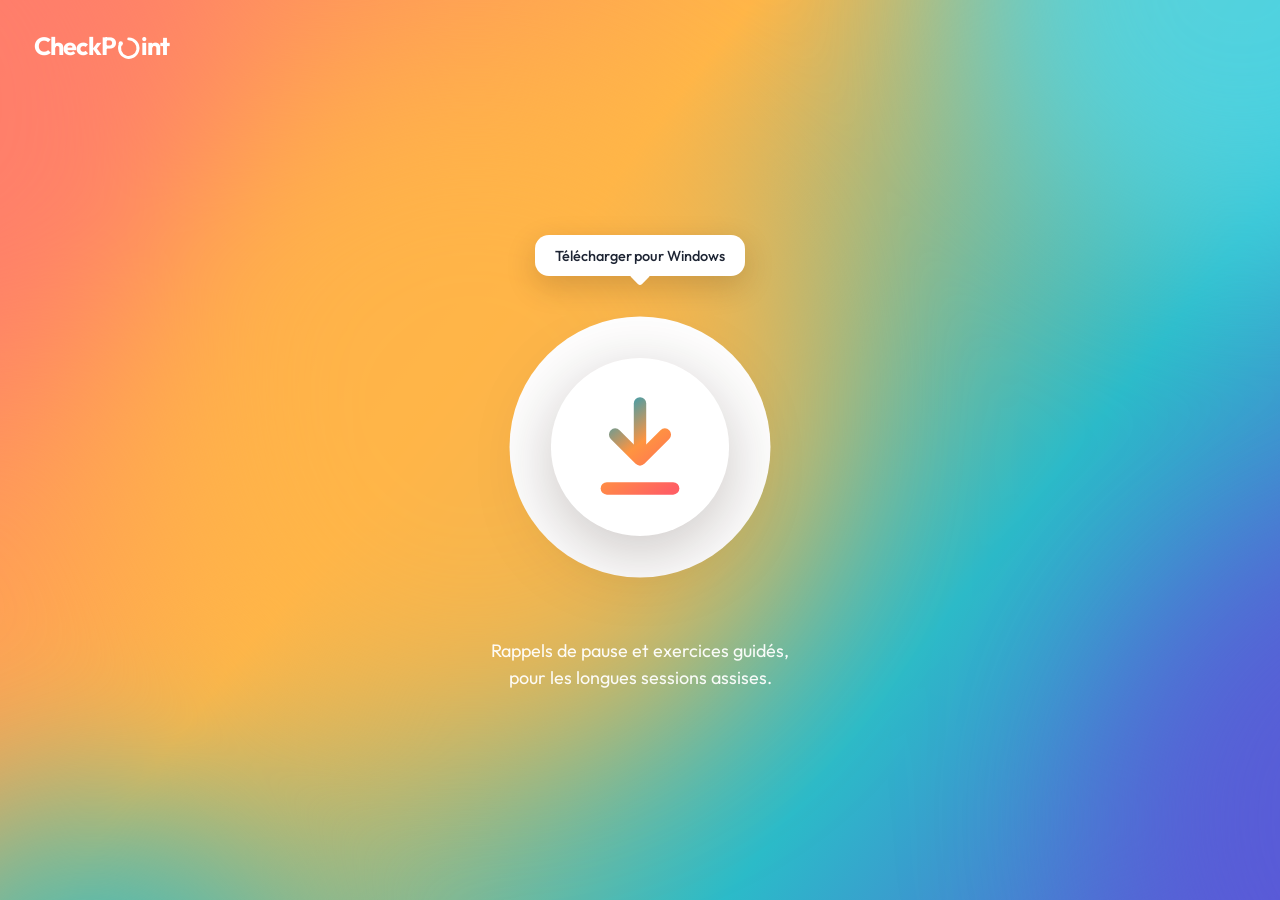
<file: Checkpoint/index.html>
<!DOCTYPE html>
<html lang="fr">
<head>
<meta charset="utf-8">
<meta name="viewport" content="width=device-width, initial-scale=1">
<title>Checkpoint</title>
<meta name="description" content="Rappels de pause et exercices guidés, pour les longues sessions assises.">
<meta name="theme-color" content="#FF9A57">

<meta property="og:title" content="Checkpoint">
<meta property="og:description" content="Rappels de pause et exercices guidés, pour les longues sessions assises.">
<meta property="og:type" content="website">

<link rel="icon" href="data:image/svg+xml,%3Csvg xmlns='http://www.w3.org/2000/svg' viewBox='0 0 40 40'%3E%3Crect width='40' height='40' rx='10' fill='%23FF9A57'/%3E%3Cpath d='M 20 5.5 A 14.5 14.5 0 1 1 7.44 12.75' fill='none' stroke='white' stroke-width='4.5' stroke-linecap='round'/%3E%3Ccircle cx='7.44' cy='12.75' r='3.4' fill='white'/%3E%3C/svg%3E">

<link rel="preconnect" href="https://fonts.googleapis.com">
<link rel="preconnect" href="https://fonts.gstatic.com" crossorigin>
<link href="https://fonts.googleapis.com/css2?family=Outfit:wght@400;500;700&display=swap" rel="stylesheet">

<style>
/* ==========================================================================
   Checkpoint — page de téléchargement.
   Le fond reprend les couleurs du logo : le cyan du début d'heure, l'ambre du
   checkpoint atteint. Le logo passe en blanc pour ressortir dessus.
   ========================================================================== */

:root {
  --cyan:   #4FD6E8;
  --teal:   #2BBBC9;
  --amber:  #FFB648;
  --coral:  #FF7E6B;
  --indigo: #5A5BD8;
  --white:  #FFFFFF;
  --display: "Outfit", system-ui, sans-serif;
}

* { box-sizing: border-box; margin: 0; padding: 0; }

body {
  min-height: 100svh;
  background: linear-gradient(128deg, var(--coral) 0%, var(--amber) 38%, var(--teal) 72%, var(--indigo) 100%);
  color: var(--white);
  font-family: var(--display);
  overflow: hidden;
  -webkit-font-smoothing: antialiased;
}

/* Nappes de couleur floutées qui dérivent lentement : le fond respire au lieu
   d'être un dégradé figé. Durées volontairement non multiples entre elles. */
.mesh { position: fixed; inset: -25%; z-index: 0; pointer-events: none; filter: blur(90px); }
.blob { position: absolute; border-radius: 50%; opacity: 0.85; }

.b1 { width: 46vw; height: 46vw; left: -4%;   top: 2%;     background: var(--coral);  animation: drift1 19s ease-in-out infinite alternate; }
.b2 { width: 52vw; height: 52vw; left: 24%;   top: 22%;    background: var(--amber);  animation: drift2 23s ease-in-out infinite alternate; }
.b3 { width: 44vw; height: 44vw; right: 4%;   top: -6%;    background: var(--cyan);   animation: drift3 21s ease-in-out infinite alternate; }
.b4 { width: 48vw; height: 48vw; right: -6%;  bottom: 0%;  background: var(--indigo); animation: drift4 26s ease-in-out infinite alternate; }
.b5 { width: 34vw; height: 34vw; left: 10%;   bottom: -8%; background: var(--teal);   animation: drift1 17s ease-in-out infinite alternate-reverse; }

@keyframes drift1 { to { translate: 12vw -6vh; scale: 1.16; } }
@keyframes drift2 { to { translate: -10vw 8vh; scale: 0.88; } }
@keyframes drift3 { to { translate: -8vw 10vh; scale: 1.12; } }
@keyframes drift4 { to { translate: 6vw -9vh;  scale: 0.9;  } }

.shell {
  position: relative;
  z-index: 1;
  display: flex;
  flex-direction: column;
  min-height: 100svh;
  padding: clamp(20px, 3.4vw, 34px);
}

/* ------------------------------------------------------------- wordmark -- */

.wordmark {
  display: inline-flex;
  align-items: center;
  align-self: flex-start;
  font-size: clamp(20px, 2.5vw, 25px);
  font-weight: 700;
  letter-spacing: -0.035em;
  line-height: 1;
  color: var(--white);
}
.wordmark svg {
  width: 1.02em; height: 1.02em;
  margin: 0 -0.005em;
  translate: 0 0.055em;
}

/* --------------------------------------------------------------- centre -- */

.stage {
  flex: 1;
  display: flex;
  flex-direction: column;
  align-items: center;
  justify-content: center;
}

.hint {
  position: relative;
  margin-bottom: 26px;
  padding: 11px 20px;
  border-radius: 14px;
  background: var(--white);
  color: #1D2433;
  font-size: 14.5px; font-weight: 500;
  letter-spacing: -0.005em;
  box-shadow: 0 10px 30px rgba(40, 20, 10, 0.18);
  animation: float 4.2s ease-in-out infinite;
}
.hint::after {
  content: "";
  position: absolute;
  left: 50%; bottom: -7px;
  width: 15px; height: 15px;
  translate: -50% 0;
  rotate: 45deg;
  border-radius: 3px;
  background: var(--white);
}
@keyframes float { 0%, 100% { translate: 0 0; } 50% { translate: 0 -6px; } }

/* --------------------------------------------------- le bouton, la pièce -- */

.dl {
  display: block;
  width: clamp(210px, 30vw, 290px);
  aspect-ratio: 1;
  border-radius: 50%;
  cursor: pointer;
  -webkit-tap-highlight-color: transparent;
}
.dl svg { display: block; width: 100%; height: 100%; overflow: visible; }

/* Le halo déborde largement du bouton. Il ne doit jamais capter les clics,
   sinon on vise à côté sans comprendre pourquoi. */
.wave, .bloom { pointer-events: none; }

.wave { fill: none; stroke: var(--white); stroke-width: 3; transform-origin: 140px 140px; }
.w1 { animation: wave 4.2s cubic-bezier(.25,.6,.3,1) infinite; }
.w2 { animation: wave 4.2s cubic-bezier(.25,.6,.3,1) infinite 1.4s; }
.w3 { animation: wave 4.2s cubic-bezier(.25,.6,.3,1) infinite 2.8s; }
@keyframes wave {
  0%   { scale: 0.78; opacity: 0.62; stroke-width: 4; }
  100% { scale: 2.15; opacity: 0;    stroke-width: 1.2; }
}

.bloom { fill: var(--white); transform-origin: 140px 140px; animation: bloom 4.2s ease-in-out infinite; }
@keyframes bloom {
  0%, 100% { scale: 1;    opacity: 0.16; }
  50%      { scale: 1.22; opacity: 0.30; }
}

.disc { fill: var(--white); filter: drop-shadow(0 16px 34px rgba(40, 20, 10, 0.26)); }

/* L'anneau du logo entoure le disque. Vide au repos, il se remplit d'un tour
   complet au survol — le geste de l'application, rejoué sur le bouton. */
.ring-track { fill: none; stroke: rgba(255, 255, 255, 0.28); stroke-width: 7; pointer-events: none; }
.ring-fill {
  fill: none;
  stroke: var(--white);
  stroke-width: 7;
  stroke-linecap: round;
  stroke-dasharray: 665.2;
  stroke-dashoffset: 665.2;
  rotate: -90deg;
  transform-origin: 140px 140px;
  pointer-events: none;
  transition: stroke-dashoffset 900ms cubic-bezier(.2,.8,.25,1),
              stroke-width 500ms ease, filter 500ms ease;
}

.arrow {
  fill: none;
  stroke: url(#warm);
  stroke-width: 12;
  stroke-linecap: round;
  stroke-linejoin: round;
  transition: translate 400ms cubic-bezier(.2,.9,.25,1);
}

.dl:hover .ring-fill,
.dl:focus-visible .ring-fill {
  stroke-dashoffset: 0;
  stroke-width: 10;
  filter: drop-shadow(0 0 16px rgba(255, 255, 255, 0.9));
}
.dl:hover .arrow, .dl:focus-visible .arrow { translate: 0 9px; }
.dl:hover .disc, .dl:focus-visible .disc { filter: drop-shadow(0 20px 44px rgba(40, 20, 10, 0.34)); }
.dl:hover .w1, .dl:hover .w2, .dl:hover .w3, .dl:hover .bloom,
.dl:focus-visible .w1, .dl:focus-visible .w2, .dl:focus-visible .w3,
.dl:focus-visible .bloom { animation-duration: 2.4s; }
.dl:active svg { scale: 0.965; }
.dl:focus-visible { outline: 3px solid var(--white); outline-offset: 14px; }

.pitch {
  margin-top: clamp(30px, 5vh, 46px);
  max-width: 27ch;
  font-size: clamp(15.5px, 2.2vw, 18px);
  font-weight: 400;
  line-height: 1.5;
  text-align: center;
  text-wrap: balance;
  color: rgba(255, 255, 255, 0.94);
}

@media (max-width: 620px) {
  .mesh { filter: blur(64px); }
  .hint { font-size: 13.5px; padding: 10px 16px; }
}

@media (prefers-reduced-motion: reduce) {
  *, *::before, *::after { animation: none !important; transition-duration: 0.1s !important; }
}
</style>
</head>

<body>

<div class="mesh" aria-hidden="true">
  <div class="blob b1"></div><div class="blob b2"></div><div class="blob b3"></div>
  <div class="blob b4"></div><div class="blob b5"></div>
</div>

<div class="shell">

  <header>
    <span class="wordmark">CheckP<svg viewBox="0 0 40 40" aria-hidden="true">
        <path d="M 20 5.5 A 14.5 14.5 0 1 1 7.44 12.75" fill="none" stroke="currentColor"
              stroke-width="4.6" stroke-linecap="round"></path>
        <circle cx="7.44" cy="12.75" r="3.4" fill="currentColor"></circle>
      </svg>int</span>
  </header>

  <main class="stage">
    <p class="hint">Télécharger pour Windows</p>

    <a class="dl" href="Checkpoint%20Setup%201.0.0.exe" download
       aria-label="Télécharger Checkpoint pour Windows">
      <svg viewBox="0 0 280 280">
        <defs>
          <linearGradient id="warm" gradientUnits="userSpaceOnUse"
                          x1="108" y1="98" x2="172" y2="180">
            <stop offset="0%" stop-color="#12A0C6"></stop>
            <stop offset="48%" stop-color="#FF9440"></stop>
            <stop offset="100%" stop-color="#FF5F63"></stop>
          </linearGradient>
        </defs>

        <circle class="wave w1" cx="140" cy="140" r="118"></circle>
        <circle class="wave w2" cx="140" cy="140" r="118"></circle>
        <circle class="wave w3" cx="140" cy="140" r="118"></circle>
        <circle class="bloom" cx="140" cy="140" r="126"></circle>

        <circle class="ring-track" cx="140" cy="140" r="105.9"></circle>
        <circle class="ring-fill"  cx="140" cy="140" r="105.9"></circle>

        <circle class="disc" cx="140" cy="140" r="86"></circle>

        <g class="arrow">
          <path d="M140 98v52"></path>
          <path d="M116 128l24 24 24-24"></path>
          <path d="M108 180h64"></path>
        </g>
      </svg>
    </a>

    <p class="pitch">Rappels de pause et exercices guidés, pour les longues sessions assises.</p>
  </main>

</div>
</body>
</html>
</file>
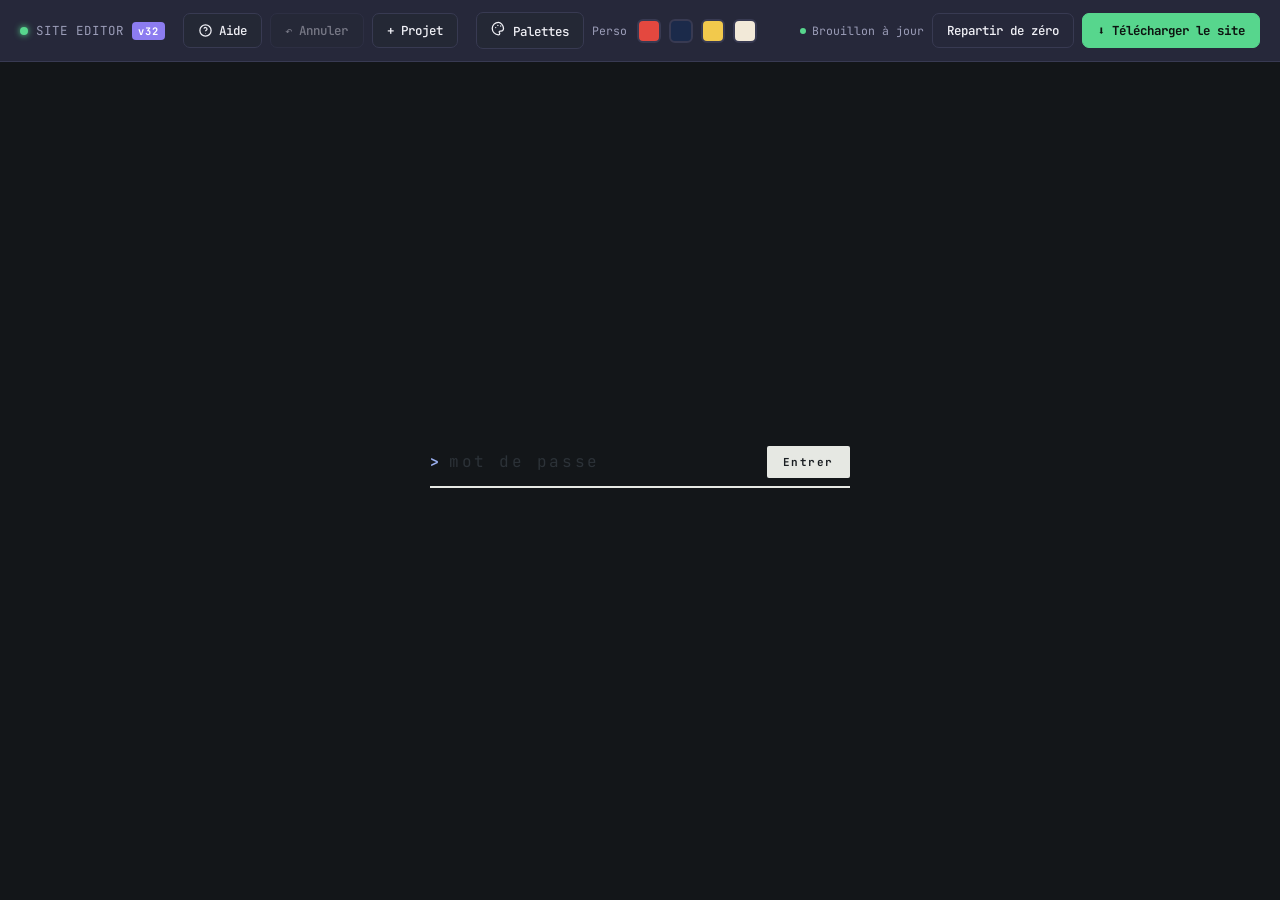
<file: Edit/index.html>
<!DOCTYPE html>
<html lang="fr">
<head>
<meta charset="UTF-8">
<meta name="viewport" content="width=device-width, initial-scale=1.0">
<title>Éditeur — Adrien Terminal Portfolio</title>
<link rel="preconnect" href="https://fonts.googleapis.com">
<link href="https://fonts.googleapis.com/css2?family=Fredoka:wght@500;600;700&family=JetBrains+Mono:wght@400;500;700&family=Inter:wght@400;500;600&display=swap" rel="stylesheet">
<link rel="stylesheet" href="edit.css?v=32">
</head>
<body>

<header class="toolbar">
  <div class="toolbar__brand">
    <span class="dot"></span>
    <span>SITE EDITOR</span>
    <span class="version-badge" title="Vérifie que ce numéro correspond bien à la dernière version que Claude t'a donnée">v32</span>
  </div>

  <div class="toolbar__group">
    <button id="btnHelp" class="tbtn tbtn--icon" title="Comment utiliser l'éditeur">
      <svg viewBox="0 0 24 24" width="15" height="15" fill="none" stroke="currentColor" stroke-width="2"><circle cx="12" cy="12" r="9"/><path d="M9.5 9a2.5 2.5 0 0 1 4.9.8c0 1.7-2.4 2-2.4 3.5"/><circle cx="12" cy="17" r="0.6" fill="currentColor" stroke="none"/></svg>
      Aide
    </button>
    <button id="btnUndo" class="tbtn tbtn--icon" title="Annuler (Ctrl+Z)">↶ Annuler</button>
    <button id="btnAddProject" class="tbtn" title="Ajoute un nouveau projet à partir d'un template">+ Projet</button>
  </div>

  <div class="toolbar__group toolbar__colors">
    <div class="palette-picker">
      <button id="btnPalettes" class="tbtn" title="Choisir une palette prête à l'emploi">
        <svg viewBox="0 0 24 24" width="15" height="15" fill="none" stroke="currentColor" stroke-width="2"><path d="M12 2a10 10 0 1 0 0 20c1.1 0 2-.9 2-2 0-.5-.2-1-.5-1.3-.3-.4-.5-.8-.5-1.2 0-.9.7-1.5 1.5-1.5H16a4 4 0 0 0 4-4c0-5.5-4.9-10-8-10Z"/><circle cx="7.5" cy="10.5" r="1.1" fill="currentColor" stroke="none"/><circle cx="11" cy="7" r="1.1" fill="currentColor" stroke="none"/><circle cx="15.5" cy="8" r="1.1" fill="currentColor" stroke="none"/></svg>
        Palettes
      </button>
      <div class="palette-popover" id="palettePopover" hidden>
        <div class="popover__head">
          <span id="paletteContext">Palettes — clair</span>
          <button class="popover__close" id="paletteClose" title="Fermer">✕</button>
        </div>
        <div class="palette-popover__grid" id="paletteGrid"></div>
      </div>
    </div>
    <span class="toolbar__label">Perso</span>
    <label class="swatch" title="Rouge / accent"><input type="color" id="colorRed" value="#e4483f"><span style="background:#e4483f"></span></label>
    <label class="swatch" title="Encre / texte"><input type="color" id="colorInk" value="#1b2a4a"><span style="background:#1b2a4a"></span></label>
    <label class="swatch" title="Jaune / accent secondaire"><input type="color" id="colorYellow" value="#f2c94c"><span style="background:#f2c94c"></span></label>
    <label class="swatch" title="Fond papier"><input type="color" id="colorPaper" value="#f2e9d8"><span style="background:#f2e9d8"></span></label>
  </div>

  <div class="toolbar__group toolbar__right">
    <span id="saveStatus" class="save-status">Brouillon à jour</span>
    <button id="btnReset" class="tbtn tbtn--ghost">Repartir de zéro</button>
    <button id="btnDownload" class="tbtn tbtn--primary">⬇ Télécharger le site</button>
  </div>
</header>

<div class="help-popover" id="helpPopover" hidden>
  <div class="popover__head">
    <span>Comment ça marche</span>
    <button class="popover__close" id="helpClose" title="Fermer">✕</button>
  </div>
  <p><strong>Texte</strong> — clique n'importe quel texte pour l'éditer directement.</p>
  <p><strong>Survole</strong> une image, un lien, un onglet ou un projet pour voir apparaître un petit badge d'action. Un clic dessus fait exactement une chose.</p>
  <p><strong>Projets</strong> — le badge ✎ sur une pill de projet ouvre un panneau complet à droite : ajoute, glisse-dépose pour réordonner, ou supprime des pages, des tags, des listes, des stats, des liens, des images/vidéos, en totale liberté. Les modifications s'affichent en direct sur le site à gauche ; rien n'est définitif avant "Appliquer" — fermer le panneau sans appliquer annule tout.</p>
  <p><strong>Ctrl+Z</strong> annule ta dernière modification de texte, image ou lien. L'ajout/suppression de projet n'est pas annulable (une confirmation te protège à la place).</p>
  <p>Pour éditer la version anglaise d'un texte, bascule d'abord le switch FR/EN du site lui-même, puis édite normalement.</p>
  <p><strong>Sauvegarde</strong> — un brouillon est gardé automatiquement dans ton navigateur, avec une large marge (plusieurs vidéos ne posent plus problème). Si l'indicateur en haut à droite passe en rouge, télécharge le site pour ne rien perdre.</p>
</div>

<main class="editor-stage">
  <iframe id="siteFrame" src="../index.html" title="Aperçu éditable du site"></iframe>

  <!-- ============================================================
       PANNEAU D'ÉDITION DE PROJET — section intégrée sous l'aperçu,
       pas un tiroir qui recouvre tout. Repliée par défaut.
  ============================================================ -->
  <section class="project-editor" id="projectEditor" hidden>
    <header class="project-editor__head">
      <input type="text" id="peProjectLabel" class="pe-input pe-input--title" placeholder="Project 1">
      <div class="pe-head-actions">
        <button class="pe-lang-badge" id="peLangBadge" title="Cliquer pour éditer l'autre langue">FR</button>
        <button class="pe-help-btn" id="peHelpBtn" title="Comment utiliser ce panneau">?</button>
        <button class="pe-close-btn" id="peCloseBtn" title="Fermer le panneau">✕</button>
      </div>
    </header>

    <div class="pe-help-popover" id="peHelpPopover" hidden>
      <p><strong>En direct, sans risque</strong> — tout ce que tu fais s'affiche tout de suite sur le site à gauche. Rien n'est définitif tant que tu n'as pas cliqué <strong>Appliquer</strong> : fermer le panneau sans appliquer annule tout.</p>
      <p><strong>Ajouter un module</strong> — glisse une pastille de la palette sur le canevas, ou clique dessus directement.</p>
      <p><strong>Réordonner</strong> — maintiens la poignée <strong>⠿</strong> d'un bloc et déplace-le : il échange sa place en direct avec les autres. Relâche pour valider, ou fais un clic droit pendant le déplacement pour annuler et tout remettre à sa place.</p>
      <p><strong>Image / Vidéo</strong> — JPG, PNG et GIF gardent leur animation. Une vidéo peut être un MP4 uploadé, un lien YouTube, ou un jeu itch.io jouable. La grille de recadrage centre le contenu dans son cadre. La taille (S/M/L pour une image ou une vidéo YouTube/MP4, 1/2, 2/3, pleine largeur pour une vidéo/jeu) ne s'applique que si c'est le 1er média de la page — le texte occupe alors l'espace restant à côté (sauf en pleine largeur, où il passe au-dessus).</p>
      <p><strong>"N'autorise pas la connexion" sur un jeu itch.io</strong> — itch.io bloque l'intégration par défaut. Sur la page de ton jeu → Éditer le jeu → Intégration → active "Intégrer sur d'autres sites", puis colle le code fourni ici (pas le lien classique de la page du jeu, qui lui reste bloqué).</p>
      <p><strong>Couleurs</strong> — la pastille arc-en-ciel sur un bloc ouvre une couleur personnalisée ; "défaut" l'annule.</p>
      <p><strong>FR / EN</strong> — le badge montre la langue en cours d'édition ; clique pour basculer et éditer l'autre.</p>
      <p><strong>Alignement du texte</strong> — les trois petits boutons ronds en haut du canevas placent le contenu en haut, au centre ou en bas de sa colonne (utile si tu n'as que peu de texte à côté d'une grande image ou vidéo).</p>
      <p><strong>Tableau photo</strong> — le bouton appareil photo dans la passion "Photo" ouvre un tableau en liège avec tes photos punaisées. Clique "+ Ajouter une photo" en haut à droite du tableau pour en ajouter une (elle se place automatiquement), le badge sur une photo pour la changer ou la supprimer.</p>
      <p><strong>Sauvegarde auto</strong> — le brouillon est stocké dans ton navigateur (large marge, y compris pour plusieurs vidéos). Si l'indicateur en haut à droite passe en rouge, télécharge le site pour ne rien perdre.</p>
    </div>

    <div class="pe-page-tabs" id="pePageTabs"></div>

    <div class="pe-palette" id="pePalette"></div>

    <div class="project-editor__body">
      <div class="pe-canvas" id="peCanvas"></div>
    </div>

    <footer class="project-editor__foot">
      <button class="tbtn tbtn--primary" id="peApply">✓ Appliquer</button>
    </footer>
  </section>
</main>

<input type="file" id="fileInput" accept="image/*" hidden>
<input type="file" id="videoInput" accept="video/mp4,video/webm,video/*" hidden>
<div class="toast" id="toast"></div>

<script src="edit.js?v=32"></script>
</body>
</html>
</file>
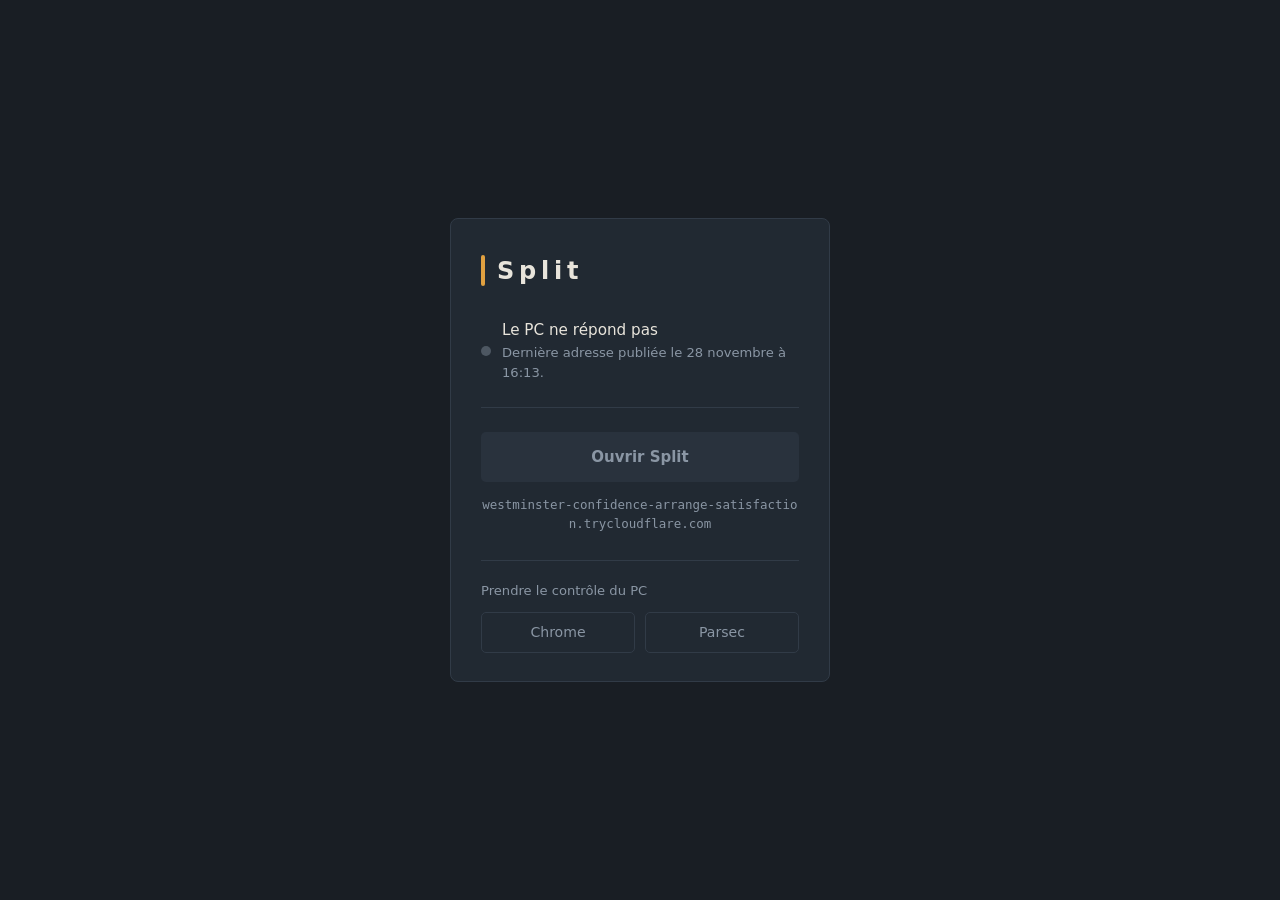
<file: Split/index.html>
<!DOCTYPE html>
<html lang="fr">
<head>
<meta charset="utf-8">
<meta name="viewport" content="width=device-width, initial-scale=1, viewport-fit=cover">
<meta name="theme-color" content="#191e24">
<meta name="robots" content="noindex, nofollow">
<title>Split</title>
<style>
  :root {
    --fond:        #191e24;
    --panneau:     #212932;
    --panneau-vif: #29323d;
    --trait:       #313b47;
    --texte:       #e8e4db;
    --discret:     #8a96a4;
    --lampe:       #e0a040;
    --froid:       #7fb2ce;
    --eteint:      #4d5762;

    --sans: "Segoe UI Variable Text", "Segoe UI", Roboto, system-ui, sans-serif;
    --mono: "Cascadia Mono", "SF Mono", Consolas, ui-monospace, monospace;
  }

  * { box-sizing: border-box; }

  body {
    margin: 0;
    min-height: 100vh;
    display: grid;
    place-items: center;
    padding: 24px;
    background: var(--fond);
    color: var(--texte);
    font-family: var(--sans);
    font-size: 15px;
    line-height: 1.5;
    -webkit-font-smoothing: antialiased;
  }

  /* Le panneau reprend la logique d'une face avant d'appareil :
     un cadre sobre, et une seule lampe qui porte toute l'information. */
  .panneau {
    width: min(380px, 100%);
    background: var(--panneau);
    border: 1px solid var(--trait);
    border-radius: 8px;
    padding: 34px 30px 28px;
    transition: border-color .5s ease;
  }
  .panneau[data-etat="en-ligne"] { border-color: rgba(224, 160, 64, .45); }

  .marque {
    margin: 0 0 30px;
    font-size: 1.5rem;
    font-weight: 600;
    letter-spacing: .2em;
    position: relative;
    padding-left: 16px;
  }
  .marque::before {
    content: "";
    position: absolute;
    left: 0; top: .1em; bottom: .1em;
    width: 4px;
    border-radius: 2px;
    background: var(--lampe);
  }

  .etat {
    display: flex;
    align-items: center;
    gap: 11px;
    padding-bottom: 24px;
    margin-bottom: 24px;
    border-bottom: 1px solid var(--trait);
  }

  .lampe {
    width: 10px; height: 10px;
    border-radius: 50%;
    background: var(--eteint);
    flex: none;
    transition: background .4s ease, box-shadow .4s ease;
  }
  .lampe[data-etat="verification"] {
    background: var(--discret);
    animation: pulsation 1.4s ease-in-out infinite;
  }
  .lampe[data-etat="en-ligne"] {
    background: var(--lampe);
    box-shadow: 0 0 12px rgba(224, 160, 64, .8);
  }
  .lampe[data-etat="hors-ligne"] { background: var(--eteint); }

  @keyframes pulsation {
    0%, 100% { opacity: .35; }
    50%      { opacity: 1; }
  }

  .etat-texte { margin: 0; font-size: .95rem; }
  .etat-detail { margin: 2px 0 0; font-size: .82rem; color: var(--discret); }

  .action {
    display: block;
    width: 100%;
    padding: 14px;
    border: 0;
    border-radius: 5px;
    background: var(--lampe);
    color: #241a08;
    font: inherit;
    font-weight: 600;
    text-align: center;
    text-decoration: none;
    cursor: pointer;
    transition: background .2s ease, opacity .2s ease;
  }
  .action:hover { background: #eeb055; }
  .action[aria-disabled="true"] {
    background: var(--panneau-vif);
    color: var(--discret);
    cursor: not-allowed;
    pointer-events: none;
  }

  .adresse {
    display: block;
    margin-top: 14px;
    font-family: var(--mono);
    font-size: .78rem;
    color: var(--discret);
    text-align: center;
    word-break: break-all;
    min-height: 1.2em;
  }

  .secondaire {
    margin-top: 26px;
    padding-top: 20px;
    border-top: 1px solid var(--trait);
  }
  .secondaire p {
    margin: 0 0 12px;
    font-size: .82rem;
    color: var(--discret);
  }
  .paire { display: flex; gap: 10px; }
  .paire a {
    flex: 1;
    padding: 9px;
    border: 1px solid var(--trait);
    border-radius: 5px;
    color: var(--discret);
    text-decoration: none;
    text-align: center;
    font-size: .88rem;
    transition: color .2s ease, border-color .2s ease;
  }
  .paire a:hover { color: var(--texte); border-color: var(--discret); }

  a:focus-visible, button:focus-visible {
    outline: 2px solid var(--froid);
    outline-offset: 2px;
  }

  @media (prefers-reduced-motion: reduce) {
    * { transition: none !important; animation: none !important; }
  }
</style>
</head>
<body>

<main class="panneau" id="panneau">
  <h1 class="marque">Split</h1>

  <div class="etat">
    <span class="lampe" id="lampe" data-etat="verification"></span>
    <div>
      <p class="etat-texte" id="etat-texte">Recherche du serveur…</p>
      <p class="etat-detail" id="etat-detail"></p>
    </div>
  </div>

  <a class="action" id="action" href="#" aria-disabled="true">Ouvrir Split</a>
  <code class="adresse" id="adresse"></code>

  <div class="secondaire">
    <p>Prendre le contrôle du PC</p>
    <div class="paire">
      <a href="https://remotedesktop.google.com/access" target="_blank" rel="noopener">Chrome</a>
      <a href="https://web.parsec.app" target="_blank" rel="noopener">Parsec</a>
    </div>
  </div>
</main>

<script>
const panneau   = document.getElementById("panneau");
const lampe     = document.getElementById("lampe");
const texte     = document.getElementById("etat-texte");
const detail    = document.getElementById("etat-detail");
const action    = document.getElementById("action");
const adresse   = document.getElementById("adresse");

function afficher(etat, message, precision) {
  lampe.dataset.etat   = etat;
  panneau.dataset.etat = etat;
  texte.textContent    = message;
  detail.textContent   = precision || "";
}

// Le PC republie url.json a chaque nouvelle adresse de tunnel.
// Le parametre aleatoire empeche le navigateur de servir une
// version mise en cache, ce qui donnerait une adresse perimee.
async function lireAdresse() {
  const reponse = await fetch("url.json?t=" + Date.now(), { cache: "no-store" });
  if (!reponse.ok) throw new Error("url.json introuvable");
  return reponse.json();
}

// On demande directement au serveur s'il repond, plutot que de se
// fier a la date du dernier commit : c'est la seule reponse fiable.
async function serveurRepond(url) {
  const arret = new AbortController();
  const minuteur = setTimeout(() => arret.abort(), 6000);

  try {
    await fetch(url.replace(/\/$/, "") + "/api/ping", {
      signal: arret.signal,
      cache: "no-store"
    });
    return true;
  } catch {
    return false;
  } finally {
    clearTimeout(minuteur);
  }
}

function dateLisible(iso) {
  try {
    return new Date(iso).toLocaleString("fr-FR", {
      day: "numeric", month: "long", hour: "2-digit", minute: "2-digit"
    });
  } catch {
    return iso;
  }
}

async function verifier() {
  afficher("verification", "Recherche du serveur…");

  let donnees;
  try {
    donnees = await lireAdresse();
  } catch {
    afficher("hors-ligne", "Aucune adresse publiée",
             "Le PC n'a jamais ouvert de tunnel, ou la page n'est pas encore à jour.");
    action.setAttribute("aria-disabled", "true");
    return;
  }

  adresse.textContent = donnees.url.replace(/^https:\/\//, "");
  action.href = donnees.url;

  afficher("verification", "Vérification…");

  if (await serveurRepond(donnees.url)) {
    afficher("en-ligne", "Le PC est allumé");
    action.removeAttribute("aria-disabled");
  } else {
    afficher("hors-ligne", "Le PC ne répond pas",
             "Dernière adresse publiée le " + dateLisible(donnees.maj) + ".");
    action.setAttribute("aria-disabled", "true");
  }
}

verifier();
setInterval(verifier, 30000);
</script>
</body>
</html>
</file>
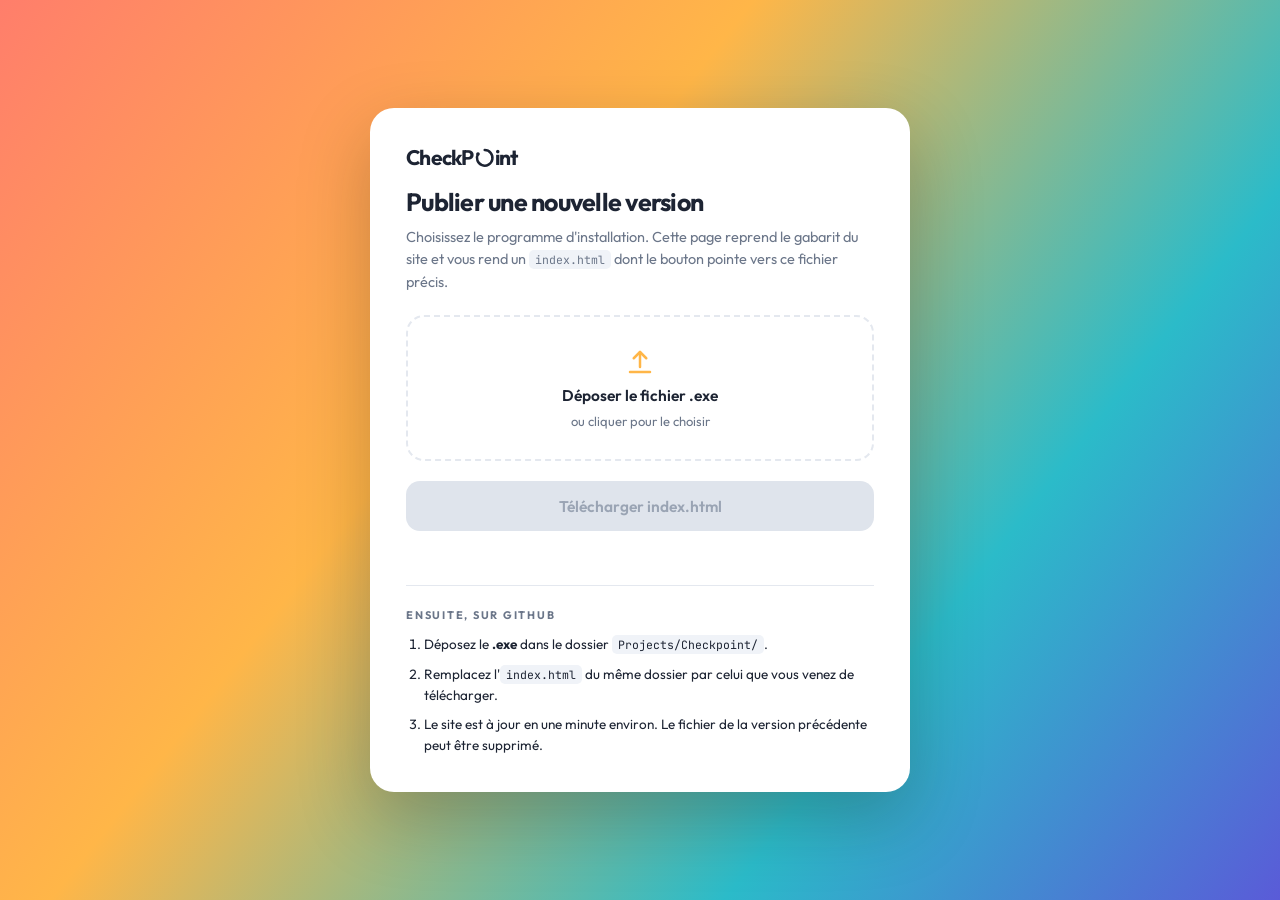
<file: Checkpoint/Edit/index.html>
<!DOCTYPE html>
<html lang="fr">
<head>
<meta charset="utf-8">
<meta name="viewport" content="width=device-width, initial-scale=1">
<title>Checkpoint — publier une version</title>
<meta name="robots" content="noindex">
<meta name="theme-color" content="#FF9A57">

<link rel="icon" href="data:image/svg+xml,%3Csvg xmlns='http://www.w3.org/2000/svg' viewBox='0 0 40 40'%3E%3Crect width='40' height='40' rx='10' fill='%23FF9A57'/%3E%3Cpath d='M 20 5.5 A 14.5 14.5 0 1 1 7.44 12.75' fill='none' stroke='white' stroke-width='4.5' stroke-linecap='round'/%3E%3Ccircle cx='7.44' cy='12.75' r='3.4' fill='white'/%3E%3C/svg%3E">

<link rel="preconnect" href="https://fonts.googleapis.com">
<link rel="preconnect" href="https://fonts.gstatic.com" crossorigin>
<link href="https://fonts.googleapis.com/css2?family=Outfit:wght@400;500;600;700&family=JetBrains+Mono:wght@500&display=swap" rel="stylesheet">

<style>
:root {
  --cyan: #4FD6E8; --teal: #2BBBC9; --amber: #FFB648;
  --coral: #FF7E6B; --indigo: #5A5BD8; --white: #FFFFFF;
  --ink: #1D2433; --dim: #6B7689; --line: #E4E8EF;
  --display: "Outfit", system-ui, sans-serif;
  --mono: "JetBrains Mono", ui-monospace, Consolas, monospace;
}

* { box-sizing: border-box; margin: 0; padding: 0; }

body {
  min-height: 100svh;
  display: grid;
  place-items: center;
  padding: 28px 20px;
  background: linear-gradient(128deg, var(--coral) 0%, var(--amber) 38%, var(--teal) 72%, var(--indigo) 100%);
  font-family: var(--display);
  color: var(--ink);
  -webkit-font-smoothing: antialiased;
}

.card {
  width: min(100%, 540px);
  padding: clamp(24px, 4vw, 36px);
  border-radius: 24px;
  background: var(--white);
  box-shadow: 0 26px 70px rgba(40, 20, 10, 0.26);
}

.brand {
  display: inline-flex; align-items: center;
  font-size: 21px; font-weight: 700; letter-spacing: -0.035em;
  color: var(--ink);
}
.brand svg { width: 1.02em; height: 1.02em; margin: 0 -0.005em; translate: 0 0.055em; }

h1 { margin-top: 16px; font-size: 25px; font-weight: 700; letter-spacing: -0.03em; }
.lede { margin-top: 8px; font-size: 14.5px; line-height: 1.55; color: var(--dim); }

code {
  padding: 2px 6px; border-radius: 5px;
  background: #F0F3F8;
  font-family: var(--mono); font-size: 11.5px;
}

/* ------------------------------------------------------------- dépôt ---- */

.drop {
  display: grid; place-items: center; gap: 8px;
  margin-top: 22px;
  padding: 30px 20px;
  border: 2px dashed var(--line);
  border-radius: 18px;
  text-align: center;
  cursor: pointer;
  transition: border-color 180ms ease, background 180ms ease;
}
.drop:hover, .drop.over { border-color: var(--amber); background: #FFF9F0; }
.drop:focus-visible { outline: 3px solid var(--amber); outline-offset: 3px; }
.drop strong { font-size: 15.5px; font-weight: 600; }
.drop span { font-size: 13px; color: var(--dim); }
.drop svg { width: 30px; height: 30px; color: var(--amber); }

input[type="file"] { display: none; }

.picked {
  display: none;
  margin-top: 18px;
  padding: 16px 18px;
  border-radius: 14px;
  background: #F5F8FC;
}
.picked.on { display: block; }
.picked dl { display: grid; grid-template-columns: auto 1fr; gap: 6px 14px; font-size: 13px; }
.picked dt { color: var(--dim); }
.picked dd { font-family: var(--mono); font-size: 12px; word-break: break-all; }

.warn { margin-top: 10px; font-size: 12.5px; line-height: 1.5; color: #A8621B; }

/* ------------------------------------------------------------ bouton ---- */

.go {
  display: block;
  width: 100%;
  margin-top: 20px;
  padding: 15px;
  border: 0; border-radius: 14px;
  background: linear-gradient(120deg, #FF9440, #FF5F63);
  color: var(--white);
  font-family: inherit; font-size: 15.5px; font-weight: 600;
  cursor: pointer;
  transition: filter 180ms ease, transform 140ms ease;
}
.go:disabled { background: #DFE4EC; color: #9AA4B4; cursor: not-allowed; }
.go:not(:disabled):hover { filter: brightness(1.06); }
.go:not(:disabled):active { transform: scale(0.985); }
.go:focus-visible { outline: 3px solid var(--amber); outline-offset: 3px; }

.msg { margin-top: 12px; font-size: 13px; line-height: 1.5; min-height: 1.2em; }
.msg.err { color: #C2413B; }
.msg.ok { color: #1F8B57; }

/* ------------------------------------------------------------ étapes ---- */

.steps { margin-top: 26px; padding-top: 22px; border-top: 1px solid var(--line); }
.steps h2 {
  font-size: 11px; font-weight: 700;
  letter-spacing: 0.16em; text-transform: uppercase;
  color: var(--dim);
}
.steps ol { margin-top: 12px; padding-left: 18px; display: grid; gap: 9px; }
.steps li { font-size: 13.5px; line-height: 1.55; }

@media (prefers-reduced-motion: reduce) {
  *, *::before, *::after { transition-duration: 0.1s !important; }
}
</style>
</head>

<body>
<main class="card">

  <span class="brand">CheckP<svg viewBox="0 0 40 40" aria-hidden="true">
      <path d="M 20 5.5 A 14.5 14.5 0 1 1 7.44 12.75" fill="none" stroke="currentColor"
            stroke-width="4.6" stroke-linecap="round"></path>
      <circle cx="7.44" cy="12.75" r="3.4" fill="currentColor"></circle>
    </svg>int</span>

  <h1>Publier une nouvelle version</h1>
  <p class="lede">Choisissez le programme d'installation. Cette page reprend le gabarit du site
     et vous rend un <code>index.html</code> dont le bouton pointe vers ce fichier précis.</p>

  <div class="drop" id="drop" tabindex="0" role="button"
       aria-label="Choisir le programme d'installation">
    <svg viewBox="0 0 24 24" fill="none" stroke="currentColor" stroke-width="2"
         stroke-linecap="round" stroke-linejoin="round" aria-hidden="true">
      <path d="M12 16V4"></path><path d="M7 9l5-5 5 5"></path><path d="M4 20h16"></path>
    </svg>
    <strong>Déposer le fichier .exe</strong>
    <span>ou cliquer pour le choisir</span>
  </div>
  <input type="file" id="file" accept=".exe">

  <div class="picked" id="picked">
    <dl>
      <dt>Fichier</dt><dd id="pname">—</dd>
      <dt>Poids</dt><dd id="psize">—</dd>
      <dt>Lien généré</dt><dd id="phref">—</dd>
    </dl>
    <p class="warn" id="warn" hidden></p>
  </div>

  <button class="go" id="go" type="button" disabled>Télécharger index.html</button>
  <p class="msg" id="msg"></p>

  <section class="steps">
    <h2>Ensuite, sur GitHub</h2>
    <ol>
      <li>Déposez le <strong>.exe</strong> dans le dossier <code>Projects/Checkpoint/</code>.</li>
      <li>Remplacez l'<code>index.html</code> du même dossier par celui que vous venez de télécharger.</li>
      <li>Le site est à jour en une minute environ. Le fichier de la version précédente peut être supprimé.</li>
    </ol>
  </section>

</main>

<script>
const drop   = document.getElementById("drop");
const input  = document.getElementById("file");
const picked = document.getElementById("picked");
const pname  = document.getElementById("pname");
const psize  = document.getElementById("psize");
const phref  = document.getElementById("phref");
const warn   = document.getElementById("warn");
const go     = document.getElementById("go");
const msg    = document.getElementById("msg");

let choisi = null;

const poids = (o) => (o / 1024 / 1024).toFixed(1).replace(".", ",") + " Mo";

function dire(texte, type) {
  msg.textContent = texte;
  msg.className = "msg" + (type ? " " + type : "");
}

function prendre(fichier) {
  if (!fichier) return;
  if (!/\.exe$/i.test(fichier.name)) {
    dire("Ce n'est pas un fichier .exe.", "err");
    return;
  }
  choisi = fichier;
  pname.textContent = fichier.name;
  psize.textContent = poids(fichier.size);
  phref.textContent = encodeURI(fichier.name);
  picked.classList.add("on");
  go.disabled = false;
  dire("");

  /* GitHub refuse les fichiers de plus de 100 Mo dans un dépôt. */
  const trop = fichier.size > 100 * 1024 * 1024;
  warn.hidden = !trop;
  if (trop) warn.textContent =
    "Ce fichier dépasse 100 Mo : GitHub refusera de l'héberger dans le dépôt. "
  + "Passez par une release, ou allégez le programme d'installation.";
}

drop.addEventListener("click", () => input.click());
drop.addEventListener("keydown", (e) => {
  if (e.key === "Enter" || e.key === " ") { e.preventDefault(); input.click(); }
});
input.addEventListener("change", () => prendre(input.files[0]));

["dragenter", "dragover"].forEach((e) =>
  drop.addEventListener(e, (ev) => { ev.preventDefault(); drop.classList.add("over"); }));
["dragleave", "drop"].forEach((e) =>
  drop.addEventListener(e, (ev) => { ev.preventDefault(); drop.classList.remove("over"); }));
drop.addEventListener("drop", (ev) => prendre(ev.dataTransfer.files[0]));

go.addEventListener("click", async () => {
  if (!choisi) return;
  go.disabled = true;
  dire("Lecture du gabarit…");

  try {
    /* On repart du site en ligne plutôt que d'une copie figée ici : si le
       design évolue, cette page suit sans qu'on ait à la modifier. */
    const rep = await fetch("../index.html", { cache: "no-store" });
    if (!rep.ok) throw new Error("réponse " + rep.status);
    let html = await rep.text();

    const avant = html;
    html = html.replace(/href="[^"]*\.exe"/i, 'href="' + encodeURI(choisi.name) + '"');
    if (html === avant) throw new Error("lien de téléchargement introuvable dans le gabarit");

    const url = URL.createObjectURL(new Blob([html], { type: "text/html" }));
    const a = document.createElement("a");
    a.href = url;
    a.download = "index.html";
    a.click();
    URL.revokeObjectURL(url);

    dire("index.html téléchargé. Déposez-le sur GitHub avec le .exe.", "ok");
  } catch (err) {
    dire("Gabarit illisible (" + err.message + "). Cette page doit tourner en ligne, "
       + "dans le dossier Edit du site : elle ne fonctionne pas en ouvrant le fichier "
       + "directement depuis le disque.", "err");
  }
  go.disabled = false;
});
</script>
</body>
</html>
</file>
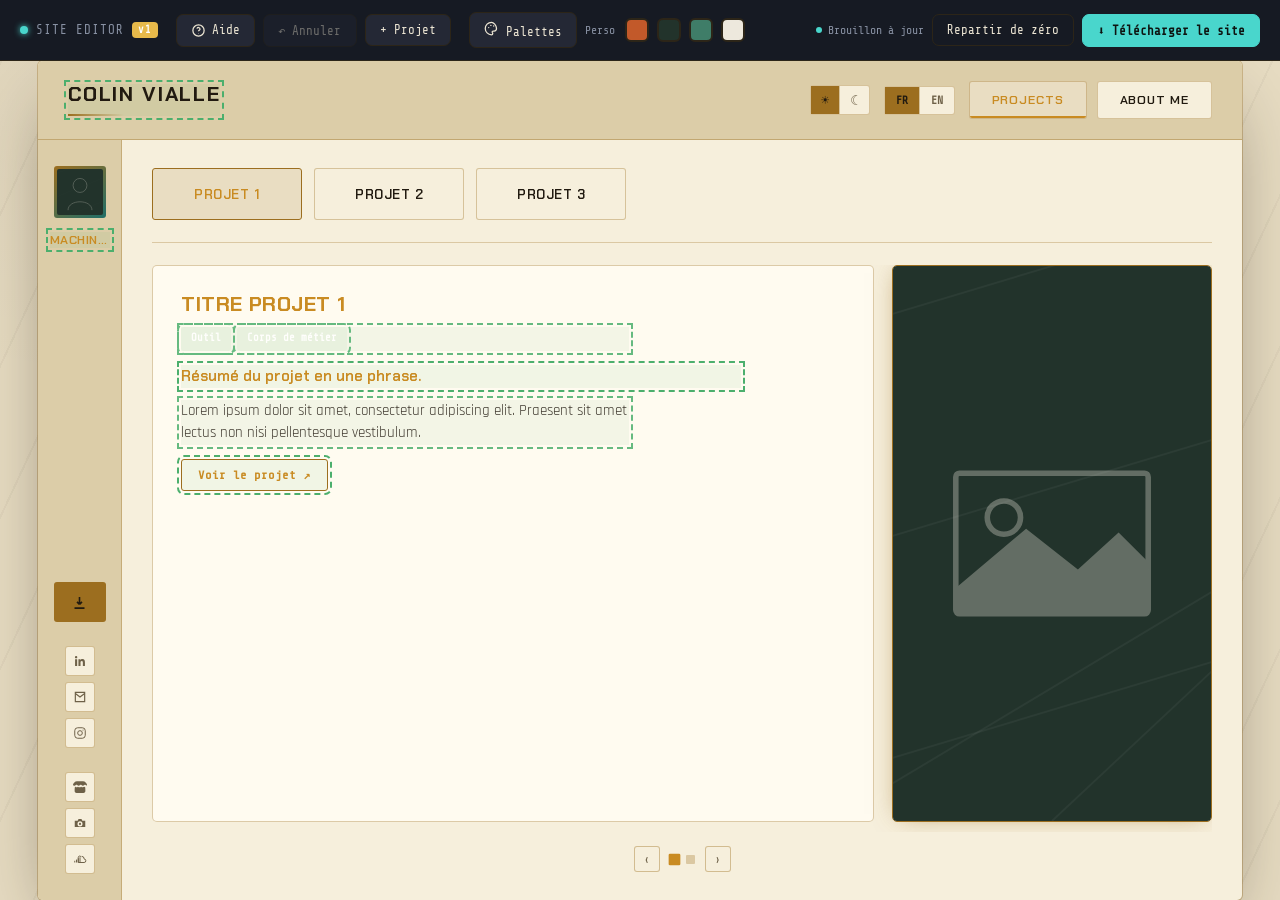
<file: Colin/Edit/index.html>
<!DOCTYPE html>
<html lang="fr">
<head>
<meta charset="UTF-8">
<meta name="viewport" content="width=device-width, initial-scale=1.0">
<title>Éditeur — Colin Vialle Portfolio</title>
<link rel="preconnect" href="https://fonts.googleapis.com">
<link href="https://fonts.googleapis.com/css2?family=Chakra+Petch:wght@500;600;700&family=Share+Tech+Mono&family=Rajdhani:wght@400;500;600;700&display=swap" rel="stylesheet">
<link rel="stylesheet" href="edit.css?v=1">
</head>
<body>

<header class="toolbar">
  <div class="toolbar__brand">
    <span class="dot"></span>
    <span>SITE EDITOR</span>
    <span class="version-badge" title="Vérifie que ce numéro correspond bien à la dernière version que Claude t'a donnée">v1</span>
  </div>

  <div class="toolbar__group">
    <button id="btnHelp" class="tbtn tbtn--icon" title="Comment utiliser l'éditeur">
      <svg viewBox="0 0 24 24" width="15" height="15" fill="none" stroke="currentColor" stroke-width="2"><circle cx="12" cy="12" r="9"/><path d="M9.5 9a2.5 2.5 0 0 1 4.9.8c0 1.7-2.4 2-2.4 3.5"/><circle cx="12" cy="17" r="0.6" fill="currentColor" stroke="none"/></svg>
      Aide
    </button>
    <button id="btnUndo" class="tbtn tbtn--icon" title="Annuler (Ctrl+Z)">↶ Annuler</button>
    <button id="btnAddProject" class="tbtn" title="Ajoute un nouveau projet à partir d'un template">+ Projet</button>
  </div>

  <div class="toolbar__group toolbar__colors">
    <div class="palette-picker">
      <button id="btnPalettes" class="tbtn" title="Choisir une palette prête à l'emploi">
        <svg viewBox="0 0 24 24" width="15" height="15" fill="none" stroke="currentColor" stroke-width="2"><path d="M12 2a10 10 0 1 0 0 20c1.1 0 2-.9 2-2 0-.5-.2-1-.5-1.3-.3-.4-.5-.8-.5-1.2 0-.9.7-1.5 1.5-1.5H16a4 4 0 0 0 4-4c0-5.5-4.9-10-8-10Z"/><circle cx="7.5" cy="10.5" r="1.1" fill="currentColor" stroke="none"/><circle cx="11" cy="7" r="1.1" fill="currentColor" stroke="none"/><circle cx="15.5" cy="8" r="1.1" fill="currentColor" stroke="none"/></svg>
        Palettes
      </button>
      <div class="palette-popover" id="palettePopover" hidden>
        <div class="popover__head">
          <span id="paletteContext">Palettes — clair</span>
          <button class="popover__close" id="paletteClose" title="Fermer">✕</button>
        </div>
        <div class="palette-popover__grid" id="paletteGrid"></div>
      </div>
    </div>
    <span class="toolbar__label">Perso</span>
    <label class="swatch" title="Terracotta / accent"><input type="color" id="colorRed" value="#c2592a"><span style="background:#c2592a"></span></label>
    <label class="swatch" title="Encre / texte"><input type="color" id="colorInk" value="#22332b"><span style="background:#22332b"></span></label>
    <label class="swatch" title="Sauge / accent secondaire"><input type="color" id="colorYellow" value="#3f7d68"><span style="background:#3f7d68"></span></label>
    <label class="swatch" title="Fond papier"><input type="color" id="colorPaper" value="#ede8dd"><span style="background:#ede8dd"></span></label>
  </div>

  <div class="toolbar__group toolbar__right">
    <span id="saveStatus" class="save-status">Brouillon à jour</span>
    <button id="btnReset" class="tbtn tbtn--ghost">Repartir de zéro</button>
    <button id="btnDownload" class="tbtn tbtn--primary">⬇ Télécharger le site</button>
  </div>
</header>

<div class="help-popover" id="helpPopover" hidden>
  <div class="popover__head">
    <span>Comment ça marche</span>
    <button class="popover__close" id="helpClose" title="Fermer">✕</button>
  </div>
  <p><strong>Texte</strong> — clique n'importe quel texte pour l'éditer directement.</p>
  <p><strong>Survole</strong> une image, un lien, un onglet ou un projet pour voir apparaître un petit badge d'action. Un clic dessus fait exactement une chose.</p>
  <p><strong>Projets</strong> — le badge ✎ sur une pill de projet ouvre un panneau complet à droite : ajoute, glisse-dépose pour réordonner, ou supprime des pages, des tags, des listes, des stats, des liens, des images/vidéos, en totale liberté. Les modifications s'affichent en direct sur le site à gauche ; rien n'est définitif avant "Appliquer" — fermer le panneau sans appliquer annule tout.</p>
  <p><strong>Ctrl+Z</strong> annule ta dernière modification de texte, image ou lien. L'ajout/suppression de projet n'est pas annulable (une confirmation te protège à la place).</p>
  <p>Pour éditer la version anglaise d'un texte, bascule d'abord le switch FR/EN du site lui-même, puis édite normalement.</p>
  <p><strong>Sauvegarde</strong> — un brouillon est gardé automatiquement dans ton navigateur, avec une large marge (plusieurs vidéos ne posent plus problème). Si l'indicateur en haut à droite passe en rouge, télécharge le site pour ne rien perdre.</p>
</div>

<main class="editor-stage">
  <iframe id="siteFrame" src="../index.html" title="Aperçu éditable du site"></iframe>

  <!-- ============================================================
       PANNEAU D'ÉDITION DE PROJET — section intégrée sous l'aperçu,
       pas un tiroir qui recouvre tout. Repliée par défaut.
  ============================================================ -->
  <section class="project-editor" id="projectEditor" hidden>
    <header class="project-editor__head">
      <input type="text" id="peProjectLabel" class="pe-input pe-input--title" placeholder="Project 1">
      <div class="pe-head-actions">
        <button class="pe-lang-badge" id="peLangBadge" title="Cliquer pour éditer l'autre langue">FR</button>
        <button class="pe-help-btn" id="peHelpBtn" title="Comment utiliser ce panneau">?</button>
        <button class="pe-close-btn" id="peCloseBtn" title="Fermer le panneau">✕</button>
      </div>
    </header>

    <div class="pe-help-popover" id="peHelpPopover" hidden>
      <p><strong>En direct, sans risque</strong> — tout ce que tu fais s'affiche tout de suite sur le site à gauche. Rien n'est définitif tant que tu n'as pas cliqué <strong>Appliquer</strong> : fermer le panneau sans appliquer annule tout.</p>
      <p><strong>Ajouter un module</strong> — glisse une pastille de la palette sur le canevas, ou clique dessus directement.</p>
      <p><strong>Réordonner</strong> — maintiens la poignée <strong>⠿</strong> d'un bloc et déplace-le : il échange sa place en direct avec les autres. Relâche pour valider, ou fais un clic droit pendant le déplacement pour annuler et tout remettre à sa place.</p>
      <p><strong>Image / Vidéo</strong> — JPG, PNG et GIF gardent leur animation. Une vidéo peut être un MP4 uploadé, un lien YouTube, ou un jeu itch.io jouable. La grille de recadrage centre le contenu dans son cadre. La taille (S/M/L pour une image ou une vidéo YouTube/MP4, 1/2, 2/3, pleine largeur pour une vidéo/jeu) ne s'applique que si c'est le 1er média de la page — le texte occupe alors l'espace restant à côté (sauf en pleine largeur, où il passe au-dessus).</p>
      <p><strong>"N'autorise pas la connexion" sur un jeu itch.io</strong> — itch.io bloque l'intégration par défaut. Sur la page de ton jeu → Éditer le jeu → Intégration → active "Intégrer sur d'autres sites", puis colle le code fourni ici (pas le lien classique de la page du jeu, qui lui reste bloqué).</p>
      <p><strong>Couleurs</strong> — la pastille arc-en-ciel sur un bloc ouvre une couleur personnalisée ; "défaut" l'annule.</p>
      <p><strong>FR / EN</strong> — le badge montre la langue en cours d'édition ; clique pour basculer et éditer l'autre.</p>
      <p><strong>Alignement du texte</strong> — les trois petits boutons ronds en haut du canevas placent le contenu en haut, au centre ou en bas de sa colonne (utile si tu n'as que peu de texte à côté d'une grande image ou vidéo).</p>
      <p><strong>Tableau photo</strong> — le bouton appareil photo dans la passion "Photo" ouvre un tableau en liège avec tes photos punaisées. Clique "+ Ajouter une photo" en haut à droite du tableau pour en ajouter une (elle se place automatiquement), le badge sur une photo pour la changer ou la supprimer.</p>
      <p><strong>Sauvegarde auto</strong> — le brouillon est stocké dans ton navigateur (large marge, y compris pour plusieurs vidéos). Si l'indicateur en haut à droite passe en rouge, télécharge le site pour ne rien perdre.</p>
    </div>

    <div class="pe-page-tabs" id="pePageTabs"></div>

    <div class="pe-palette" id="pePalette"></div>

    <div class="project-editor__body">
      <div class="pe-canvas" id="peCanvas"></div>
    </div>

    <footer class="project-editor__foot">
      <button class="tbtn tbtn--primary" id="peApply">✓ Appliquer</button>
    </footer>
  </section>
</main>

<input type="file" id="fileInput" accept="image/*" hidden>
<input type="file" id="videoInput" accept="video/mp4,video/webm,video/*" hidden>
<div class="toast" id="toast"></div>

<script src="edit.js?v=1"></script>
</body>
</html>
</file>
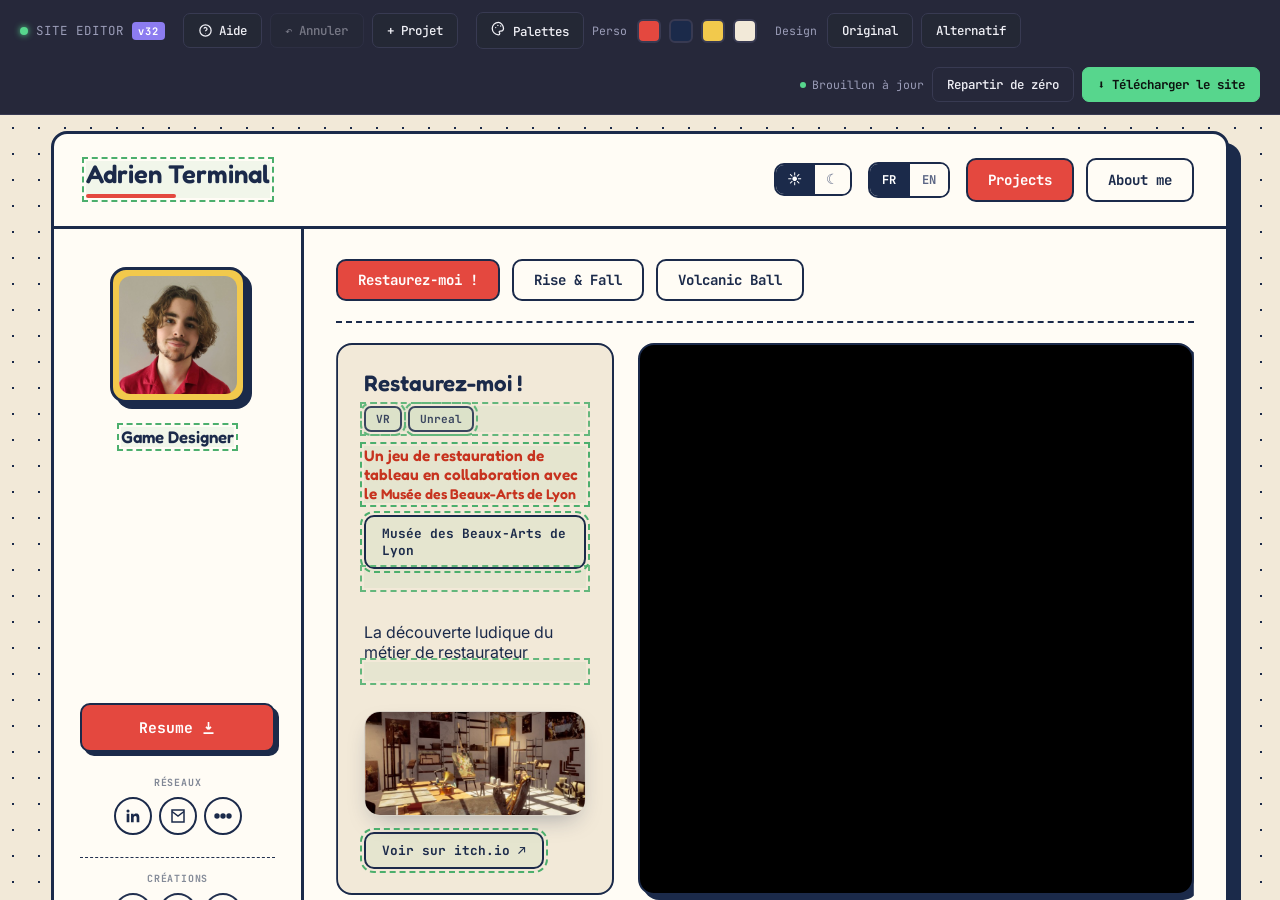
<file: Portfolio/Edit/index.html>
<!DOCTYPE html>
<html lang="fr">
<head>
<meta charset="UTF-8">
<meta name="viewport" content="width=device-width, initial-scale=1.0">
<title>Éditeur — Adrien Terminal Portfolio</title>
<link rel="preconnect" href="https://fonts.googleapis.com">
<link href="https://fonts.googleapis.com/css2?family=Fredoka:wght@500;600;700&family=JetBrains+Mono:wght@400;500;700&family=Inter:wght@400;500;600&display=swap" rel="stylesheet">
<link rel="stylesheet" href="edit.css?v=32">
</head>
<body>

<header class="toolbar">
  <div class="toolbar__brand">
    <span class="dot"></span>
    <span>SITE EDITOR</span>
    <span class="version-badge" title="Vérifie que ce numéro correspond bien à la dernière version que Claude t'a donnée">v32</span>
  </div>

  <div class="toolbar__group">
    <button id="btnHelp" class="tbtn tbtn--icon" title="Comment utiliser l'éditeur">
      <svg viewBox="0 0 24 24" width="15" height="15" fill="none" stroke="currentColor" stroke-width="2"><circle cx="12" cy="12" r="9"/><path d="M9.5 9a2.5 2.5 0 0 1 4.9.8c0 1.7-2.4 2-2.4 3.5"/><circle cx="12" cy="17" r="0.6" fill="currentColor" stroke="none"/></svg>
      Aide
    </button>
    <button id="btnUndo" class="tbtn tbtn--icon" title="Annuler (Ctrl+Z)">↶ Annuler</button>
    <button id="btnAddProject" class="tbtn" title="Ajoute un nouveau projet à partir d'un template">+ Projet</button>
  </div>

  <div class="toolbar__group toolbar__colors">
    <div class="palette-picker">
      <button id="btnPalettes" class="tbtn" title="Choisir une palette prête à l'emploi">
        <svg viewBox="0 0 24 24" width="15" height="15" fill="none" stroke="currentColor" stroke-width="2"><path d="M12 2a10 10 0 1 0 0 20c1.1 0 2-.9 2-2 0-.5-.2-1-.5-1.3-.3-.4-.5-.8-.5-1.2 0-.9.7-1.5 1.5-1.5H16a4 4 0 0 0 4-4c0-5.5-4.9-10-8-10Z"/><circle cx="7.5" cy="10.5" r="1.1" fill="currentColor" stroke="none"/><circle cx="11" cy="7" r="1.1" fill="currentColor" stroke="none"/><circle cx="15.5" cy="8" r="1.1" fill="currentColor" stroke="none"/></svg>
        Palettes
      </button>
      <div class="palette-popover" id="palettePopover" hidden>
        <div class="popover__head">
          <span id="paletteContext">Palettes — clair</span>
          <button class="popover__close" id="paletteClose" title="Fermer">✕</button>
        </div>
        <div class="palette-popover__grid" id="paletteGrid"></div>
      </div>
    </div>
    <span class="toolbar__label">Perso</span>
    <label class="swatch" title="Rouge / accent"><input type="color" id="colorRed" value="#e4483f"><span style="background:#e4483f"></span></label>
    <label class="swatch" title="Encre / texte"><input type="color" id="colorInk" value="#1b2a4a"><span style="background:#1b2a4a"></span></label>
    <label class="swatch" title="Jaune / accent secondaire"><input type="color" id="colorYellow" value="#f2c94c"><span style="background:#f2c94c"></span></label>
    <label class="swatch" title="Fond papier"><input type="color" id="colorPaper" value="#f2e9d8"><span style="background:#f2e9d8"></span></label>
  </div>

  <div class="toolbar__group" role="group" aria-label="Design">
    <span class="toolbar__label">Design</span>
    <button id="btnDesignOriginal" class="tbtn is-active" data-design="" title="Design original">Original</button>
    <button id="btnDesignAlt" class="tbtn" data-design="alt" title="Design alternatif (Terracotta &amp; Sauge)">Alternatif</button>
  </div>

  <div class="toolbar__group toolbar__right">
    <span id="saveStatus" class="save-status">Brouillon à jour</span>
    <button id="btnReset" class="tbtn tbtn--ghost">Repartir de zéro</button>
    <button id="btnDownload" class="tbtn tbtn--primary">⬇ Télécharger le site</button>
  </div>
</header>

<div class="help-popover" id="helpPopover" hidden>
  <div class="popover__head">
    <span>Comment ça marche</span>
    <button class="popover__close" id="helpClose" title="Fermer">✕</button>
  </div>
  <p><strong>Texte</strong> — clique n'importe quel texte pour l'éditer directement.</p>
  <p><strong>Survole</strong> une image, un lien, un onglet ou un projet pour voir apparaître un petit badge d'action. Un clic dessus fait exactement une chose.</p>
  <p><strong>Projets</strong> — le badge ✎ sur une pill de projet ouvre un panneau complet à droite : ajoute, glisse-dépose pour réordonner, ou supprime des pages, des tags, des listes, des stats, des liens, des images/vidéos, en totale liberté. Les modifications s'affichent en direct sur le site à gauche ; rien n'est définitif avant "Appliquer" — fermer le panneau sans appliquer annule tout.</p>
  <p><strong>Ctrl+Z</strong> annule ta dernière modification de texte, image ou lien. L'ajout/suppression de projet n'est pas annulable (une confirmation te protège à la place).</p>
  <p>Pour éditer la version anglaise d'un texte, bascule d'abord le switch FR/EN du site lui-même, puis édite normalement.</p>
  <p><strong>Sauvegarde</strong> — un brouillon est gardé automatiquement dans ton navigateur, avec une large marge (plusieurs vidéos ne posent plus problème). Si l'indicateur en haut à droite passe en rouge, télécharge le site pour ne rien perdre.</p>
</div>

<main class="editor-stage">
  <iframe id="siteFrame" src="../index.html" title="Aperçu éditable du site"></iframe>

  <!-- ============================================================
       PANNEAU D'ÉDITION DE PROJET — section intégrée sous l'aperçu,
       pas un tiroir qui recouvre tout. Repliée par défaut.
  ============================================================ -->
  <section class="project-editor" id="projectEditor" hidden>
    <header class="project-editor__head">
      <input type="text" id="peProjectLabel" class="pe-input pe-input--title" placeholder="Project 1">
      <div class="pe-head-actions">
        <button class="pe-lang-badge" id="peLangBadge" title="Cliquer pour éditer l'autre langue">FR</button>
        <button class="pe-help-btn" id="peHelpBtn" title="Comment utiliser ce panneau">?</button>
        <button class="pe-close-btn" id="peCloseBtn" title="Fermer le panneau">✕</button>
      </div>
    </header>

    <div class="pe-help-popover" id="peHelpPopover" hidden>
      <p><strong>En direct, sans risque</strong> — tout ce que tu fais s'affiche tout de suite sur le site à gauche. Rien n'est définitif tant que tu n'as pas cliqué <strong>Appliquer</strong> : fermer le panneau sans appliquer annule tout.</p>
      <p><strong>Ajouter un module</strong> — glisse une pastille de la palette sur le canevas, ou clique dessus directement.</p>
      <p><strong>Réordonner</strong> — maintiens la poignée <strong>⠿</strong> d'un bloc et déplace-le : il échange sa place en direct avec les autres. Relâche pour valider, ou fais un clic droit pendant le déplacement pour annuler et tout remettre à sa place.</p>
      <p><strong>Image / Vidéo</strong> — JPG, PNG et GIF gardent leur animation. Une vidéo peut être un MP4 uploadé, un lien YouTube, ou un jeu itch.io jouable. La grille de recadrage centre le contenu dans son cadre. La taille (S/M/L pour une image ou une vidéo YouTube/MP4, 1/2, 2/3, pleine largeur pour une vidéo/jeu) ne s'applique que si c'est le 1er média de la page — le texte occupe alors l'espace restant à côté (sauf en pleine largeur, où il passe au-dessus).</p>
      <p><strong>"N'autorise pas la connexion" sur un jeu itch.io</strong> — itch.io bloque l'intégration par défaut. Sur la page de ton jeu → Éditer le jeu → Intégration → active "Intégrer sur d'autres sites", puis colle le code fourni ici (pas le lien classique de la page du jeu, qui lui reste bloqué).</p>
      <p><strong>Couleurs</strong> — la pastille arc-en-ciel sur un bloc ouvre une couleur personnalisée ; "défaut" l'annule.</p>
      <p><strong>FR / EN</strong> — le badge montre la langue en cours d'édition ; clique pour basculer et éditer l'autre.</p>
      <p><strong>Alignement du texte</strong> — les trois petits boutons ronds en haut du canevas placent le contenu en haut, au centre ou en bas de sa colonne (utile si tu n'as que peu de texte à côté d'une grande image ou vidéo).</p>
      <p><strong>Tableau photo</strong> — le bouton appareil photo dans la passion "Photo" ouvre un tableau en liège avec tes photos punaisées. Clique "+ Ajouter une photo" en haut à droite du tableau pour en ajouter une (elle se place automatiquement), le badge sur une photo pour la changer ou la supprimer.</p>
      <p><strong>Sauvegarde auto</strong> — le brouillon est stocké dans ton navigateur (large marge, y compris pour plusieurs vidéos). Si l'indicateur en haut à droite passe en rouge, télécharge le site pour ne rien perdre.</p>
    </div>

    <div class="pe-page-tabs" id="pePageTabs"></div>

    <div class="pe-palette" id="pePalette"></div>

    <div class="project-editor__body">
      <div class="pe-canvas" id="peCanvas"></div>
    </div>

    <footer class="project-editor__foot">
      <button class="tbtn tbtn--primary" id="peApply">✓ Appliquer</button>
    </footer>
  </section>
</main>

<input type="file" id="fileInput" accept="image/*" hidden>
<input type="file" id="videoInput" accept="video/mp4,video/webm,video/*" hidden>
<div class="toast" id="toast"></div>

<script src="edit.js?v=32"></script>
</body>
</html>
</file>
<file: Edit/edit.css>
:root{
  --bg:      #1E1F2B;
  --panel:   #26283A;
  --line:    #383A52;
  --text:    #F1F1F7;
  --muted:   #9B9DB8;
  --accent:  #8C7CF0;
  --accent-hover: #A196F5;
  --green:   #57D68D;
  --font-mono: 'JetBrains Mono', monospace;
  --font-body: 'Inter', sans-serif;
}

*{ box-sizing:border-box; margin:0; padding:0; }
html, body{ height:100%; }

body{
  background:var(--bg);
  color:var(--text);
  font-family:var(--font-body);
  display:flex;
  flex-direction:column;
  overflow:hidden;
}

.toolbar{
  display:flex; align-items:center; gap:18px;
  padding:12px 20px;
  background:var(--panel);
  border-bottom:1px solid var(--line);
  flex-wrap:wrap;
  flex:0 0 auto;
}

.toolbar__brand{
  display:flex; align-items:center; gap:8px;
  font-family:var(--font-mono); font-size:0.78rem; letter-spacing:.08em; color:var(--muted);
}
.toolbar__brand .dot{
  width:8px; height:8px; border-radius:50%;
  background:var(--green); box-shadow:0 0 6px var(--green);
}
.version-badge{
  font-family:var(--font-mono); font-size:0.65rem; font-weight:700;
  background:var(--accent); color:#fff; padding:2px 6px; border-radius:4px;
}

.toolbar__group{ display:flex; align-items:center; gap:8px; }
.toolbar__right{ margin-left:auto; }

.tbtn{
  font-family:var(--font-mono); font-size:0.78rem; font-weight:500;
  padding:8px 14px; border-radius:7px;
  background:#242835; color:var(--text);
  border:1px solid var(--line);
  cursor:pointer;
  transition:background .15s ease, border-color .15s ease, opacity .15s ease;
}
.tbtn:hover{ border-color:var(--accent); }
.tbtn:disabled{ opacity:.4; cursor:not-allowed; }
.tbtn:disabled:hover{ border-color:var(--line); }
.tbtn--ghost{ background:transparent; }
.tbtn--primary{ background:var(--green); color:#0D1310; border-color:var(--green); font-weight:700; }
.tbtn--primary:hover{ filter:brightness(1.1); border-color:var(--green); color:#0D1310; }
.tbtn--icon{ display:inline-flex; align-items:center; gap:6px; }
.tbtn svg{ flex:0 0 auto; }

.toolbar__label{ font-family:var(--font-mono); font-size:0.72rem; color:var(--muted); margin-right:2px; }
.swatch{ position:relative; width:24px; height:24px; cursor:pointer; }
.swatch input{ position:absolute; inset:0; opacity:0; cursor:pointer; }
.swatch span{
  display:block; width:100%; height:100%; border-radius:6px;
  border:2px solid var(--line);
  transition:border-color .15s ease, transform .15s ease;
}
.swatch:hover span{ border-color:var(--accent); transform:scale(1.08); }

.popover__head{
  display:flex; align-items:center; justify-content:space-between;
  margin-bottom:10px; padding-bottom:10px; border-bottom:1px solid var(--line);
  font-family:var(--font-mono); font-size:0.72rem; color:var(--muted); font-weight:700;
}
.popover__close{
  background:transparent; border:none; color:var(--muted); cursor:pointer;
  font-size:0.85rem; padding:2px 6px; border-radius:4px;
}
.popover__close:hover{ color:var(--text); background:var(--line); }

.help-popover{
  position:fixed; top:56px; left:20px; z-index:2000;
  width:380px; max-width:calc(100vw - 40px);
  background:var(--panel); border:1px solid var(--line); border-radius:10px;
  padding:14px 18px; box-shadow:0 16px 40px rgba(0,0,0,.5);
}
.help-popover p{ font-size:0.82rem; line-height:1.5; color:var(--text); margin-bottom:10px; }
.help-popover p:last-child{ margin-bottom:0; }
.help-popover strong{ color:var(--accent); }

.palette-picker{ position:relative; }
.palette-popover{
  position:absolute; top:calc(100% + 8px); left:0; z-index:2000;
  background:var(--panel); border:1px solid var(--line); border-radius:10px;
  padding:12px; box-shadow:0 16px 40px rgba(0,0,0,.5);
  width:300px;
}
.palette-popover__grid{ display:grid; grid-template-columns:repeat(3, 1fr); gap:8px; max-height:340px; overflow-y:auto; }
.palette-swatch{
  display:flex; flex-direction:column; align-items:center; gap:6px;
  padding:8px; border-radius:8px; border:1px solid var(--line);
  background:transparent; cursor:pointer;
  transition:border-color .15s ease, background .15s ease;
}
.palette-swatch:hover{ border-color:var(--accent); background:rgba(91,141,239,.08); }
.palette-swatch__preview{
  width:100%; height:28px; border-radius:5px; overflow:hidden;
  display:flex;
}
.palette-swatch__preview span{ flex:1; }
.palette-swatch__name{ font-family:var(--font-mono); font-size:0.63rem; color:var(--muted); text-align:center; }

/* ==================================================================
   PANNEAU D'ÉDITION DE PROJET — section intégrée, palette chaude du
   site plutôt que le gris outil-dev : ça doit donner envie de jouer
   avec, pas remplir un formulaire.
================================================================== */
.project-editor[hidden]{ display:none !important; }
.project-editor{
  position:relative; width:min(620px, 50vw);
  flex:0 0 auto;
  --pe-paper: #F2E9D8;
  --pe-card:  #FFFCF5;
  --pe-ink:   #1B2A4A;
  --pe-red:   #E4483F;
  --pe-yellow:#F2C94C;
  --pe-blue:  #5B8DEF;
  --pe-green: #4CAF6D;
  --pe-muted: #8A8368;
  background:var(--pe-paper); border-left:3px solid var(--pe-ink);
  display:flex; flex-direction:column;
  height:100%; min-width:460px;
  font-family:var(--font-body); color:var(--pe-ink);
}
.project-editor__head{
  display:flex; align-items:center; justify-content:space-between; gap:12px;
  padding:14px 20px; border-bottom:2px dashed var(--pe-ink); background:var(--pe-card);
  flex:0 0 auto;
}
.project-editor__head .pe-input--title{ flex:1; min-width:0; }

.pe-head-actions{ display:flex; align-items:center; gap:8px; flex:0 0 auto; }

.pe-lang-badge{
  font-family:'Fredoka', sans-serif; font-weight:700; font-size:0.8rem;
  padding:6px 14px; border-radius:100px; border:2px solid var(--pe-ink);
  background:var(--pe-red); color:#fff; cursor:pointer;
  letter-spacing:.03em;
}
.pe-lang-badge:hover{ filter:brightness(1.1); }

.pe-help-btn{
  width:30px; height:30px; border-radius:50%; border:2px solid var(--pe-ink);
  background:var(--pe-card); color:var(--pe-ink); font-family:'Fredoka', sans-serif; font-weight:700;
  cursor:pointer; flex:0 0 auto;
}
.pe-help-btn:hover{ background:var(--pe-blue); border-color:var(--pe-blue); color:#fff; }

.pe-close-btn{
  width:30px; height:30px; border-radius:50%; border:2px solid var(--pe-ink);
  background:var(--pe-red); color:#fff; font-weight:700; cursor:pointer; flex:0 0 auto;
}
.pe-close-btn:hover{ filter:brightness(1.1); }

/* ---- popover d'aide propre à ce panneau ---- */
.pe-help-popover{
  position:absolute; top:56px; right:20px; z-index:50;
  width:340px; max-height:min(70vh, 480px); overflow-y:auto;
  background:var(--pe-card); border:2px solid var(--pe-ink); border-radius:12px;
  padding:14px 16px; box-shadow:6px 6px 0 rgba(27,42,74,0.2);
}
.pe-help-popover p{ font-family:var(--font-body); font-size:0.8rem; line-height:1.5; margin-bottom:10px; }
.pe-help-popover p:last-child{ margin-bottom:0; }
.pe-help-popover strong{ color:var(--pe-red); }

/* ---- onglets de pages ---- */
.pe-page-tabs{
  display:flex; align-items:center; gap:6px; flex-wrap:wrap;
  padding:12px 20px; background:var(--pe-card); border-bottom:2px dashed var(--pe-ink);
}
.pe-page-tab{
  font-family:'Fredoka', sans-serif; font-weight:600; font-size:0.82rem;
  padding:8px 16px; border-radius:100px; border:2px solid var(--pe-ink);
  background:var(--pe-paper); color:var(--pe-ink); cursor:pointer;
  display:flex; align-items:center; gap:8px;
}
.pe-page-tab:hover{ transform:translateY(-1px); }
.pe-page-tab.is-active{ background:var(--pe-ink); color:#fff; }
.pe-page-tab__close{ opacity:.6; font-size:0.7rem; }
.pe-page-tab__close:hover{ opacity:1; color:var(--pe-red); }
.pe-page-tab--add{ background:var(--pe-yellow); border-style:dashed; }
.pe-page-tab--add:hover{ background:var(--pe-ink); color:#fff; }

/* ---- palette de modules à glisser ---- */
.pe-palette{
  display:flex; align-items:center; gap:8px; flex-wrap:wrap;
  padding:12px 16px; background:var(--pe-paper); border-bottom:2px dashed var(--pe-ink);
}
.pe-palette-chip{
  display:flex; align-items:center; gap:7px;
  font-family:'Fredoka', sans-serif; font-weight:600; font-size:0.82rem;
  padding:9px 16px; border-radius:100px; border:2px solid var(--chip-color, var(--pe-blue));
  background:var(--pe-card); color:var(--chip-color, var(--pe-blue));
  cursor:grab; user-select:none;
  transition:transform .1s ease, background .1s ease;
}
.pe-palette-chip svg{ flex:0 0 auto; }
.pe-palette-chip:active{ cursor:grabbing; }
.pe-palette-chip:hover{ background:var(--chip-color, var(--pe-blue)); color:#fff; transform:translateY(-2px); }
.pe-palette-chip[data-type="title"]{ --chip-color:#1B2A4A; }
.pe-palette-chip[data-type="text"]{ --chip-color:#8A8368; }
.pe-palette-chip[data-type="tags"]{ --chip-color:#D4A017; }
.pe-palette-chip[data-type="list"]{ --chip-color:#5B8DEF; }
.pe-palette-chip[data-type="stats"]{ --chip-color:#4CAF6D; }
.pe-palette-chip[data-type="link"]{ --chip-color:#E4483F; }
.pe-palette-chip[data-type="image"]{ --chip-color:#9C5FE0; }
.pe-palette-chip[data-type="video"]{ --chip-color:#2AA198; }
.pe-palette-chip[data-type="game"]{ --chip-color:#E4483F; }

/* ---- canevas quadrillé : une colonne, cohérent avec un panneau resserré ---- */
.pe-canvas{
  min-height:220px;
  background-image:radial-gradient(circle, rgba(27,42,74,0.18) 1px, transparent 1px);
  background-size:22px 22px;
  border:2px dashed rgba(27,42,74,0.3); border-radius:14px;
  padding:14px;
  display:grid; grid-template-columns:repeat(auto-fill, minmax(220px, 1fr)); gap:12px;
  align-content:start;
  transition:background-color .15s ease, border-color .15s ease;
}
.pe-canvas.is-drop-ready{ background-color:rgba(91,141,239,0.08); border-color:var(--pe-blue); }
.pe-canvas__empty{
  grid-column:1 / -1; text-align:center; padding:30px 10px;
  font-family:var(--font-mono); font-size:0.78rem; color:var(--pe-muted);
}
.pe-align-row{
  grid-column:1 / -1;
  display:flex; align-items:center; gap:6px;
  padding:6px 8px; margin-bottom:2px;
  background:var(--pe-card); border:2px solid var(--pe-ink); border-radius:100px;
  width:fit-content;
}
.pe-align-btn{
  width:26px; height:26px; border-radius:50%; border:1.5px solid var(--pe-ink);
  background:transparent; color:var(--pe-ink); cursor:pointer;
  display:flex; align-items:center; justify-content:center;
}
.pe-align-btn:hover{ background:rgba(91,141,239,.15); }
.pe-align-btn.is-active{ background:var(--pe-blue); border-color:var(--pe-blue); color:#fff; }
.project-editor__body{ flex:1; min-height:0; overflow-y:auto; padding:16px; }
.project-editor__foot{
  display:flex; align-items:center; justify-content:center;
  padding:16px 22px; border-top:2px dashed var(--pe-ink); background:var(--pe-card);
  flex:0 0 auto;
}

.project-editor .pe-input, .project-editor .pe-textarea{
  width:100%; font-family:var(--font-body); font-size:0.88rem; color:var(--pe-ink);
  background:var(--pe-card); border:2px solid var(--pe-ink); border-radius:8px;
  padding:8px 10px; margin-top:4px;
}
.project-editor .pe-input:focus, .project-editor .pe-textarea:focus{ outline:2px solid var(--pe-blue); outline-offset:1px; }
.project-editor .pe-input--title{ font-family:'Fredoka', sans-serif; font-weight:600; font-size:1.05rem; width:240px; }
.project-editor .pe-textarea{ resize:vertical; min-height:60px; }

.pe-icon{
  width:24px; height:24px; border-radius:50%; border:1.5px solid var(--pe-ink);
  background:transparent; color:var(--pe-ink); cursor:pointer; font-size:0.7rem;
  display:flex; align-items:center; justify-content:center;
}
.pe-icon:hover{ background:var(--pe-blue); border-color:var(--pe-blue); color:#fff; }
.pe-icon--danger:hover{ background:var(--pe-red); border-color:var(--pe-red); color:#fff; }
.pe-icon:disabled{ opacity:.3; cursor:not-allowed; }

.pe-drag-handle{
  cursor:grab; color:var(--pe-muted); font-size:1rem; line-height:1;
  padding:2px 4px; border-radius:4px;
}
.pe-drag-handle:hover{ color:var(--pe-ink); background:rgba(27,42,74,.1); }
.pe-drag-handle:active{ cursor:grabbing; }

.pe-block{
  background:var(--pe-card); border:2px solid var(--pe-ink); border-left:6px solid var(--block-color, var(--pe-blue));
  border-radius:10px; padding:12px;
  transition:opacity .15s ease, transform .15s ease;
}
.pe-block:hover{ transform:translateY(-2px); }
.pe-block.is-dragging{ position:relative; }
.pe-block--ghost{
  position:fixed; z-index:9999; margin:0; pointer-events:none;
  opacity:.96; transform:rotate(-1.5deg) scale(1.03);
  box-shadow:0 16px 32px -8px rgba(0,0,0,.45);
}
.pe-block.is-just-added{ animation:pe-block-added .9s ease; }
@keyframes pe-block-added{
  0%{ box-shadow:0 0 0 4px var(--pe-blue); transform:scale(1.03); }
  100%{ box-shadow:0 0 0 0px transparent; transform:scale(1); }
}
.pe-block.is-drop-target{ outline:3px dashed var(--pe-blue); outline-offset:-3px; }
.pe-block__head{ display:flex; align-items:center; justify-content:space-between; margin-bottom:8px; }
.pe-block__head-left{ display:flex; align-items:center; gap:8px; }
.pe-block .pe-drag-handle{ color:var(--pe-muted); }
.pe-block .pe-drag-handle:hover{ color:var(--pe-ink); background:rgba(27,42,74,.1); }
.pe-block__label{
  font-family:'Fredoka', sans-serif; font-size:0.78rem; font-weight:600;
  color:var(--block-color, var(--pe-blue));
}
.pe-block[data-block-type="title"]{ --block-color:#1B2A4A; }
.pe-block[data-block-type="text"]{ --block-color:#8A8368; }
.pe-block[data-block-type="tags"]{ --block-color:#D4A017; }
.pe-block[data-block-type="list"]{ --block-color:#5B8DEF; }
.pe-block[data-block-type="stats"]{ --block-color:#4CAF6D; }
.pe-block[data-block-type="link"]{ --block-color:#E4483F; }
.pe-block[data-block-type="image"]{ --block-color:#9C5FE0; }
.pe-block[data-block-type="video"]{ --block-color:#2AA198; }
.pe-block[data-block-type="game"]{ --block-color:#E4483F; }

/* les blocs à contenu long prennent toute la largeur du canevas */
.pe-block[data-block-type="text"],
.pe-block[data-block-type="list"], .pe-block[data-block-type="stats"],
.pe-block[data-block-type="video"], .pe-block[data-block-type="game"]{
  grid-column:1 / -1;
}

/* ---- module image : miniature + tailles ---- */
.pe-image-preview{
  width:100%; height:110px; object-fit:cover; border-radius:8px;
  border:2px solid var(--pe-ink); margin-bottom:8px; background:var(--pe-paper);
}
.pe-image-actions{ display:flex; flex-wrap:wrap; gap:6px; align-items:center; }
.pe-image-actions .tbtn{
  font-family:'Fredoka', sans-serif; font-weight:600; font-size:0.74rem;
  background:var(--pe-yellow); color:var(--pe-ink); border:2px solid var(--pe-ink); border-radius:100px;
  padding:6px 12px;
}
.pe-image-actions .tbtn:hover{ background:var(--pe-ink); color:#fff; }
.pe-size-group{ display:flex; gap:4px; }
.pe-size-btn{
  font-family:var(--font-mono); font-size:0.68rem; font-weight:700;
  padding:5px 9px; border-radius:6px; border:2px solid var(--pe-ink);
  background:var(--pe-card); color:var(--pe-ink); cursor:pointer;
}
.pe-size-btn.is-active{ background:var(--pe-ink); color:#fff; }
.pe-hint{ font-family:var(--font-mono); font-size:0.65rem; color:var(--pe-muted); width:100%; margin-top:2px; }

/* ---- recadrage image/vidéo (grille d'ancrage 3x3) ---- */
.pe-reframe{ margin-top:8px; }
.pe-reframe-grid{
  display:grid; grid-template-columns:repeat(3, 28px); grid-template-rows:repeat(3, 28px);
  gap:3px; margin-top:4px;
}
.pe-reframe-dot{
  border:1.5px solid var(--pe-ink); border-radius:6px; background:var(--pe-card);
  color:var(--pe-muted); font-size:0.8rem; cursor:pointer;
  display:flex; align-items:center; justify-content:center;
}
.pe-reframe-dot:hover{ border-color:var(--pe-blue); color:var(--pe-blue); }
.pe-reframe-dot.is-active{ background:var(--pe-blue); border-color:var(--pe-blue); color:#fff; }

/* ---- texte enrichi (gras + couleur) ---- */
.pe-richtoolbar{ display:flex; align-items:center; gap:6px; margin-bottom:6px; flex-wrap:wrap; }
.pe-rt-btn{
  width:26px; height:26px; border-radius:6px; border:2px solid var(--pe-ink);
  background:var(--pe-card); color:var(--pe-ink); cursor:pointer; font-size:0.78rem; font-weight:700;
  display:flex; align-items:center; justify-content:center;
}
.pe-rt-btn:hover{ background:var(--pe-ink); color:#fff; }
.pe-rt-colors{ display:flex; gap:4px; }
.pe-rt-color{
  width:20px; height:20px; border-radius:50%; border:2px solid var(--pe-ink); cursor:pointer; padding:0;
}
.pe-richtext{
  width:100%; min-height:60px; font-family:var(--font-body); font-size:0.88rem; color:var(--pe-ink);
  background:var(--pe-card); border:2px solid var(--pe-ink); border-radius:8px;
  padding:8px 10px; margin-top:4px;
}
.pe-richtext:focus{ outline:2px solid var(--pe-blue); outline-offset:1px; }
.pe-richtext strong{ color:inherit; }

/* ---- module vidéo ---- */
.pe-video-modes{ display:flex; gap:6px; margin-bottom:8px; }
.pe-video-mode-btn{
  font-family:'Fredoka', sans-serif; font-weight:600; font-size:0.74rem;
  padding:6px 12px; border-radius:100px; border:2px solid var(--pe-ink);
  background:var(--pe-card); color:var(--pe-ink); cursor:pointer;
}
.pe-video-mode-btn.is-active{ background:var(--pe-ink); color:#fff; }
.pe-text-style-row{ display:flex; gap:6px; margin-bottom:8px; }
.pe-video-preview{ width:100%; max-height:160px; border-radius:8px; border:2px solid var(--pe-ink); margin-bottom:8px; background:#000; }
.pe-video-preview video{ width:100%; max-height:160px; display:block; }
.pe-video-preview--itch{ height:220px; max-height:220px; overflow:hidden; }
.pe-video-preview--itch iframe{ width:100%; height:100%; border:none; display:block; }

/* ---- couleur d'accent personnalisée par bloc ---- */
.pe-accent-control{ display:flex; align-items:center; gap:5px; flex-wrap:wrap; }
.pe-accent-swatch{
  position:relative; width:22px; height:22px; border-radius:50%;
  border:2px solid var(--pe-ink); cursor:pointer; overflow:hidden; flex:0 0 auto;
  background:conic-gradient(from 0deg, #E4483F, #F2C94C, #4CAF6D, #5B8DEF, #9C5FE0, #E4483F);
}
.pe-accent-swatch.has-custom{ background:var(--custom-accent, var(--pe-ink)); }
.pe-accent-swatch input{ position:absolute; inset:0; opacity:0; cursor:pointer; width:100%; height:100%; }
.pe-accent-presets{ display:flex; gap:3px; }
.pe-accent-preset{
  width:14px; height:14px; border-radius:50%; border:1.5px solid var(--pe-ink);
  cursor:pointer; padding:0; flex:0 0 auto;
}
.pe-accent-preset:hover{ transform:scale(1.2); }
.pe-accent-clear{
  font-family:var(--font-mono); font-size:0.62rem; color:var(--pe-muted);
  background:transparent; border:none; cursor:pointer; text-decoration:underline;
  padding:2px;
}

.pe-tag-editor{ display:flex; flex-wrap:wrap; gap:6px; align-items:center; }
.pe-tag{
  display:inline-flex; align-items:center; gap:5px;
  background:var(--pe-yellow); border:2px solid var(--pe-ink); border-radius:100px;
  padding:4px 6px 4px 12px; font-size:0.8rem; font-weight:600; color:var(--pe-ink);
}
.pe-tag button{ background:none; border:none; color:var(--pe-ink); cursor:pointer; font-size:0.7rem; padding:2px; opacity:.6; }
.pe-tag button:hover{ opacity:1; color:var(--pe-red); }
.pe-tag-input{
  background:var(--pe-card); border:2px dashed var(--pe-ink); border-radius:100px;
  padding:5px 12px; font-size:0.8rem; color:var(--pe-ink); min-width:110px;
}

.pe-list-item, .pe-stat-item{ display:flex; gap:6px; margin-bottom:6px; align-items:center; }
.pe-list-item .pe-input, .pe-stat-item .pe-input{ margin-top:0; }
.pe-stat-item .pe-input:first-child{ width:70px; flex:0 0 auto; font-family:'Fredoka',sans-serif; font-weight:600; text-align:center; }

.pe-add-small{
  font-family:'Fredoka', sans-serif; font-size:0.76rem; font-weight:600; color:var(--pe-blue);
  background:var(--pe-card); border:2px dashed var(--pe-blue); border-radius:100px;
  padding:6px 12px; cursor:pointer; margin-top:4px;
}
.pe-add-small:hover{ background:var(--pe-blue); color:#fff; }

#peApply{
  border-radius:100px; font-family:'Fredoka', sans-serif; font-weight:700;
  font-size:1.05rem; padding:14px 40px;
  box-shadow:0 6px 0 #2E7D4F, 0 8px 18px -4px rgba(76,175,109,0.5);
  transform:translateY(-2px);
  transition:transform .12s ease, box-shadow .12s ease;
}
#peApply:hover{ transform:translateY(-4px); box-shadow:0 8px 0 #2E7D4F, 0 12px 22px -4px rgba(76,175,109,0.55); }
#peApply:active{ transform:translateY(0); box-shadow:0 2px 0 #2E7D4F, 0 4px 10px -4px rgba(76,175,109,0.5); }
.project-editor #peCloseBtn{
  border-radius:100px; font-family:var(--font-mono); color:var(--pe-ink); border-color:var(--pe-ink);
}
.project-editor #peCloseBtn:hover{ background:var(--pe-red); border-color:var(--pe-red); color:#fff; }

.save-status{
  font-family:var(--font-mono); font-size:0.72rem; color:var(--muted);
  display:flex; align-items:center; gap:6px;
}
.save-status::before{ content:""; width:6px; height:6px; border-radius:50%; background:var(--green); flex:0 0 auto; }
.save-status.is-warning{ color:#FFD166; }
.save-status.is-warning::before{ background:#FFD166; }
.save-status.is-error{ color:#FF6259; font-weight:700; cursor:help; }
.save-status.is-error::before{ background:#FF6259; animation:save-status-pulse 1s ease-in-out infinite; }
@keyframes save-status-pulse{ 0%, 100%{ opacity:1; } 50%{ opacity:.3; } }

.editor-stage{
  position:relative; width:100%;
  flex:1; min-height:0;
  display:flex; flex-direction:row;
  overflow:hidden;
  background:repeating-conic-gradient(#20232B 0% 25%, #191B21 0% 50%) 50% / 24px 24px;
}
#siteFrame{ position:relative; flex:1 1 auto; min-width:0; height:100%; border:none; background:#fff; }

.toast{
  position:fixed; bottom:24px; left:50%;
  transform:translateX(-50%) translateY(20px);
  background:var(--panel); border:1px solid var(--line);
  color:var(--text);
  font-family:var(--font-mono); font-size:0.8rem;
  padding:12px 20px; border-radius:8px;
  opacity:0; pointer-events:none;
  transition:opacity .25s ease, transform .25s ease;
  z-index:1000;
  box-shadow:0 12px 30px rgba(0,0,0,.4);
}
.toast.is-visible{ opacity:1; transform:translateX(-50%) translateY(0); }

@media (max-width:900px){
  .toolbar__right{ width:100%; justify-content:flex-end; margin-left:0; order:10; }
}
</file>
<file: Colin/Edit/edit.css>
:root{
  --bg:      #0D0F14;
  --panel:   #161A23;
  --line:    #2C2518;
  --text:    #EDE6D4;
  --muted:   #8891A3;
  --accent:  #E7B94A;
  --accent-hover: #F7D37C;
  --green:   #49D6CC;
  --font-mono: 'Share Tech Mono', monospace;
  --font-body: 'Rajdhani', sans-serif;
}

*{ box-sizing:border-box; margin:0; padding:0; }
html, body{ height:100%; }

body{
  background:var(--bg);
  color:var(--text);
  font-family:var(--font-body);
  display:flex;
  flex-direction:column;
  overflow:hidden;
}

.toolbar{
  display:flex; align-items:center; gap:18px;
  padding:12px 20px;
  background:var(--panel);
  border-bottom:1px solid var(--line);
  flex-wrap:wrap;
  flex:0 0 auto;
}

.toolbar__brand{
  display:flex; align-items:center; gap:8px;
  font-family:var(--font-mono); font-size:0.78rem; letter-spacing:.08em; color:var(--muted);
}
.toolbar__brand .dot{
  width:8px; height:8px; border-radius:50%;
  background:var(--green); box-shadow:0 0 6px var(--green);
}
.version-badge{
  font-family:var(--font-mono); font-size:0.65rem; font-weight:700;
  background:var(--accent); color:#fff; padding:2px 6px; border-radius:4px;
}

.toolbar__group{ display:flex; align-items:center; gap:8px; }
.toolbar__right{ margin-left:auto; }

.tbtn{
  font-family:var(--font-mono); font-size:0.78rem; font-weight:500;
  padding:8px 14px; border-radius:7px;
  background:#242835; color:var(--text);
  border:1px solid var(--line);
  cursor:pointer;
  transition:background .15s ease, border-color .15s ease, opacity .15s ease;
}
.tbtn:hover{ border-color:var(--accent); }
.tbtn:disabled{ opacity:.4; cursor:not-allowed; }
.tbtn:disabled:hover{ border-color:var(--line); }
.tbtn--ghost{ background:transparent; }
.tbtn--primary{ background:var(--green); color:#0D1310; border-color:var(--green); font-weight:700; }
.tbtn--primary:hover{ filter:brightness(1.1); border-color:var(--green); color:#0D1310; }
.tbtn--icon{ display:inline-flex; align-items:center; gap:6px; }
.tbtn svg{ flex:0 0 auto; }

.toolbar__label{ font-family:var(--font-mono); font-size:0.72rem; color:var(--muted); margin-right:2px; }
.swatch{ position:relative; width:24px; height:24px; cursor:pointer; }
.swatch input{ position:absolute; inset:0; opacity:0; cursor:pointer; }
.swatch span{
  display:block; width:100%; height:100%; border-radius:6px;
  border:2px solid var(--line);
  transition:border-color .15s ease, transform .15s ease;
}
.swatch:hover span{ border-color:var(--accent); transform:scale(1.08); }

.popover__head{
  display:flex; align-items:center; justify-content:space-between;
  margin-bottom:10px; padding-bottom:10px; border-bottom:1px solid var(--line);
  font-family:var(--font-mono); font-size:0.72rem; color:var(--muted); font-weight:700;
}
.popover__close{
  background:transparent; border:none; color:var(--muted); cursor:pointer;
  font-size:0.85rem; padding:2px 6px; border-radius:4px;
}
.popover__close:hover{ color:var(--text); background:var(--line); }

.help-popover{
  position:fixed; top:56px; left:20px; z-index:2000;
  width:380px; max-width:calc(100vw - 40px);
  background:var(--panel); border:1px solid var(--line); border-radius:10px;
  padding:14px 18px; box-shadow:0 16px 40px rgba(0,0,0,.5);
}
.help-popover p{ font-size:0.82rem; line-height:1.5; color:var(--text); margin-bottom:10px; }
.help-popover p:last-child{ margin-bottom:0; }
.help-popover strong{ color:var(--accent); }

.palette-picker{ position:relative; }
.palette-popover{
  position:absolute; top:calc(100% + 8px); left:0; z-index:2000;
  background:var(--panel); border:1px solid var(--line); border-radius:10px;
  padding:12px; box-shadow:0 16px 40px rgba(0,0,0,.5);
  width:300px;
}
.palette-popover__grid{ display:grid; grid-template-columns:repeat(3, 1fr); gap:8px; max-height:340px; overflow-y:auto; }
.palette-swatch{
  display:flex; flex-direction:column; align-items:center; gap:6px;
  padding:8px; border-radius:8px; border:1px solid var(--line);
  background:transparent; cursor:pointer;
  transition:border-color .15s ease, background .15s ease;
}
.palette-swatch:hover{ border-color:var(--accent); background:rgba(91,141,239,.08); }
.palette-swatch__preview{
  width:100%; height:28px; border-radius:5px; overflow:hidden;
  display:flex;
}
.palette-swatch__preview span{ flex:1; }
.palette-swatch__name{ font-family:var(--font-mono); font-size:0.63rem; color:var(--muted); text-align:center; }

/* ==================================================================
   PANNEAU D'ÉDITION DE PROJET — section intégrée, palette chaude du
   site plutôt que le gris outil-dev : ça doit donner envie de jouer
   avec, pas remplir un formulaire.
================================================================== */
.project-editor[hidden]{ display:none !important; }
.project-editor{
  position:relative; width:min(620px, 50vw);
  flex:0 0 auto;
  --pe-paper: #EDE8DD;
  --pe-card:  #FFFCF5;
  --pe-ink:   #22332B;
  --pe-red:   #C2592A;
  --pe-yellow:#3F7D68;
  --pe-blue:  #5B8DEF;
  --pe-green: #4CAF6D;
  --pe-muted: #8A8368;
  background:var(--pe-paper); border-left:3px solid var(--pe-ink);
  display:flex; flex-direction:column;
  height:100%; min-width:460px;
  font-family:var(--font-body); color:var(--pe-ink);
}
.project-editor__head{
  display:flex; align-items:center; justify-content:space-between; gap:12px;
  padding:14px 20px; border-bottom:2px dashed var(--pe-ink); background:var(--pe-card);
  flex:0 0 auto;
}
.project-editor__head .pe-input--title{ flex:1; min-width:0; }

.pe-head-actions{ display:flex; align-items:center; gap:8px; flex:0 0 auto; }

.pe-lang-badge{
  font-family:'Space Grotesk', sans-serif; font-weight:700; font-size:0.8rem;
  padding:6px 14px; border-radius:100px; border:2px solid var(--pe-ink);
  background:var(--pe-red); color:#fff; cursor:pointer;
  letter-spacing:.03em;
}
.pe-lang-badge:hover{ filter:brightness(1.1); }

.pe-help-btn{
  width:30px; height:30px; border-radius:50%; border:2px solid var(--pe-ink);
  background:var(--pe-card); color:var(--pe-ink); font-family:'Space Grotesk', sans-serif; font-weight:700;
  cursor:pointer; flex:0 0 auto;
}
.pe-help-btn:hover{ background:var(--pe-blue); border-color:var(--pe-blue); color:#fff; }

.pe-close-btn{
  width:30px; height:30px; border-radius:50%; border:2px solid var(--pe-ink);
  background:var(--pe-red); color:#fff; font-weight:700; cursor:pointer; flex:0 0 auto;
}
.pe-close-btn:hover{ filter:brightness(1.1); }

/* ---- popover d'aide propre à ce panneau ---- */
.pe-help-popover{
  position:absolute; top:56px; right:20px; z-index:50;
  width:340px; max-height:min(70vh, 480px); overflow-y:auto;
  background:var(--pe-card); border:2px solid var(--pe-ink); border-radius:12px;
  padding:14px 16px; box-shadow:6px 6px 0 rgba(27,42,74,0.2);
}
.pe-help-popover p{ font-family:var(--font-body); font-size:0.8rem; line-height:1.5; margin-bottom:10px; }
.pe-help-popover p:last-child{ margin-bottom:0; }
.pe-help-popover strong{ color:var(--pe-red); }

/* ---- onglets de pages ---- */
.pe-page-tabs{
  display:flex; align-items:center; gap:6px; flex-wrap:wrap;
  padding:12px 20px; background:var(--pe-card); border-bottom:2px dashed var(--pe-ink);
}
.pe-page-tab{
  font-family:'Space Grotesk', sans-serif; font-weight:600; font-size:0.82rem;
  padding:8px 16px; border-radius:100px; border:2px solid var(--pe-ink);
  background:var(--pe-paper); color:var(--pe-ink); cursor:pointer;
  display:flex; align-items:center; gap:8px;
}
.pe-page-tab:hover{ transform:translateY(-1px); }
.pe-page-tab.is-active{ background:var(--pe-ink); color:#fff; }
.pe-page-tab__close{ opacity:.6; font-size:0.7rem; }
.pe-page-tab__close:hover{ opacity:1; color:var(--pe-red); }
.pe-page-tab--add{ background:var(--pe-yellow); border-style:dashed; }
.pe-page-tab--add:hover{ background:var(--pe-ink); color:#fff; }

/* ---- palette de modules à glisser ---- */
.pe-palette{
  display:flex; align-items:center; gap:8px; flex-wrap:wrap;
  padding:12px 16px; background:var(--pe-paper); border-bottom:2px dashed var(--pe-ink);
}
.pe-palette-chip{
  display:flex; align-items:center; gap:7px;
  font-family:'Space Grotesk', sans-serif; font-weight:600; font-size:0.82rem;
  padding:9px 16px; border-radius:100px; border:2px solid var(--chip-color, var(--pe-blue));
  background:var(--pe-card); color:var(--chip-color, var(--pe-blue));
  cursor:grab; user-select:none;
  transition:transform .1s ease, background .1s ease;
}
.pe-palette-chip svg{ flex:0 0 auto; }
.pe-palette-chip:active{ cursor:grabbing; }
.pe-palette-chip:hover{ background:var(--chip-color, var(--pe-blue)); color:#fff; transform:translateY(-2px); }
.pe-palette-chip[data-type="title"]{ --chip-color:#22332B; }
.pe-palette-chip[data-type="text"]{ --chip-color:#8A8368; }
.pe-palette-chip[data-type="tags"]{ --chip-color:#D4A017; }
.pe-palette-chip[data-type="list"]{ --chip-color:#5B8DEF; }
.pe-palette-chip[data-type="stats"]{ --chip-color:#4CAF6D; }
.pe-palette-chip[data-type="link"]{ --chip-color:#C2592A; }
.pe-palette-chip[data-type="image"]{ --chip-color:#9C5FE0; }
.pe-palette-chip[data-type="video"]{ --chip-color:#2AA198; }
.pe-palette-chip[data-type="game"]{ --chip-color:#C2592A; }

/* ---- canevas quadrillé : une colonne, cohérent avec un panneau resserré ---- */
.pe-canvas{
  min-height:220px;
  background-image:radial-gradient(circle, rgba(27,42,74,0.18) 1px, transparent 1px);
  background-size:22px 22px;
  border:2px dashed rgba(27,42,74,0.3); border-radius:14px;
  padding:14px;
  display:grid; grid-template-columns:repeat(auto-fill, minmax(220px, 1fr)); gap:12px;
  align-content:start;
  transition:background-color .15s ease, border-color .15s ease;
}
.pe-canvas.is-drop-ready{ background-color:rgba(91,141,239,0.08); border-color:var(--pe-blue); }
.pe-canvas__empty{
  grid-column:1 / -1; text-align:center; padding:30px 10px;
  font-family:var(--font-mono); font-size:0.78rem; color:var(--pe-muted);
}
.pe-align-row{
  grid-column:1 / -1;
  display:flex; align-items:center; gap:6px;
  padding:6px 8px; margin-bottom:2px;
  background:var(--pe-card); border:2px solid var(--pe-ink); border-radius:100px;
  width:fit-content;
}
.pe-align-btn{
  width:26px; height:26px; border-radius:50%; border:1.5px solid var(--pe-ink);
  background:transparent; color:var(--pe-ink); cursor:pointer;
  display:flex; align-items:center; justify-content:center;
}
.pe-align-btn:hover{ background:rgba(91,141,239,.15); }
.pe-align-btn.is-active{ background:var(--pe-blue); border-color:var(--pe-blue); color:#fff; }
.project-editor__body{ flex:1; min-height:0; overflow-y:auto; padding:16px; }
.project-editor__foot{
  display:flex; align-items:center; justify-content:center;
  padding:16px 22px; border-top:2px dashed var(--pe-ink); background:var(--pe-card);
  flex:0 0 auto;
}

.project-editor .pe-input, .project-editor .pe-textarea{
  width:100%; font-family:var(--font-body); font-size:0.88rem; color:var(--pe-ink);
  background:var(--pe-card); border:2px solid var(--pe-ink); border-radius:8px;
  padding:8px 10px; margin-top:4px;
}
.project-editor .pe-input:focus, .project-editor .pe-textarea:focus{ outline:2px solid var(--pe-blue); outline-offset:1px; }
.project-editor .pe-input--title{ font-family:'Space Grotesk', sans-serif; font-weight:600; font-size:1.05rem; width:240px; }
.project-editor .pe-textarea{ resize:vertical; min-height:60px; }

.pe-icon{
  width:24px; height:24px; border-radius:50%; border:1.5px solid var(--pe-ink);
  background:transparent; color:var(--pe-ink); cursor:pointer; font-size:0.7rem;
  display:flex; align-items:center; justify-content:center;
}
.pe-icon:hover{ background:var(--pe-blue); border-color:var(--pe-blue); color:#fff; }
.pe-icon--danger:hover{ background:var(--pe-red); border-color:var(--pe-red); color:#fff; }
.pe-icon:disabled{ opacity:.3; cursor:not-allowed; }

.pe-drag-handle{
  cursor:grab; color:var(--pe-muted); font-size:1rem; line-height:1;
  padding:2px 4px; border-radius:4px;
}
.pe-drag-handle:hover{ color:var(--pe-ink); background:rgba(27,42,74,.1); }
.pe-drag-handle:active{ cursor:grabbing; }

.pe-block{
  background:var(--pe-card); border:2px solid var(--pe-ink); border-left:6px solid var(--block-color, var(--pe-blue));
  border-radius:10px; padding:12px;
  transition:opacity .15s ease, transform .15s ease;
}
.pe-block:hover{ transform:translateY(-2px); }
.pe-block.is-dragging{ position:relative; }
.pe-block--ghost{
  position:fixed; z-index:9999; margin:0; pointer-events:none;
  opacity:.96; transform:rotate(-1.5deg) scale(1.03);
  box-shadow:0 16px 32px -8px rgba(0,0,0,.45);
}
.pe-block.is-just-added{ animation:pe-block-added .9s ease; }
@keyframes pe-block-added{
  0%{ box-shadow:0 0 0 4px var(--pe-blue); transform:scale(1.03); }
  100%{ box-shadow:0 0 0 0px transparent; transform:scale(1); }
}
.pe-block.is-drop-target{ outline:3px dashed var(--pe-blue); outline-offset:-3px; }
.pe-block__head{ display:flex; align-items:center; justify-content:space-between; margin-bottom:8px; }
.pe-block__head-left{ display:flex; align-items:center; gap:8px; }
.pe-block .pe-drag-handle{ color:var(--pe-muted); }
.pe-block .pe-drag-handle:hover{ color:var(--pe-ink); background:rgba(27,42,74,.1); }
.pe-block__label{
  font-family:'Space Grotesk', sans-serif; font-size:0.78rem; font-weight:600;
  color:var(--block-color, var(--pe-blue));
}
.pe-block[data-block-type="title"]{ --block-color:#22332B; }
.pe-block[data-block-type="text"]{ --block-color:#8A8368; }
.pe-block[data-block-type="tags"]{ --block-color:#D4A017; }
.pe-block[data-block-type="list"]{ --block-color:#5B8DEF; }
.pe-block[data-block-type="stats"]{ --block-color:#4CAF6D; }
.pe-block[data-block-type="link"]{ --block-color:#C2592A; }
.pe-block[data-block-type="image"]{ --block-color:#9C5FE0; }
.pe-block[data-block-type="video"]{ --block-color:#2AA198; }
.pe-block[data-block-type="game"]{ --block-color:#C2592A; }

/* les blocs à contenu long prennent toute la largeur du canevas */
.pe-block[data-block-type="text"],
.pe-block[data-block-type="list"], .pe-block[data-block-type="stats"],
.pe-block[data-block-type="video"], .pe-block[data-block-type="game"]{
  grid-column:1 / -1;
}

/* ---- module image : miniature + tailles ---- */
.pe-image-preview{
  width:100%; height:110px; object-fit:cover; border-radius:8px;
  border:2px solid var(--pe-ink); margin-bottom:8px; background:var(--pe-paper);
}
.pe-image-actions{ display:flex; flex-wrap:wrap; gap:6px; align-items:center; }
.pe-image-actions .tbtn{
  font-family:'Space Grotesk', sans-serif; font-weight:600; font-size:0.74rem;
  background:var(--pe-yellow); color:var(--pe-ink); border:2px solid var(--pe-ink); border-radius:100px;
  padding:6px 12px;
}
.pe-image-actions .tbtn:hover{ background:var(--pe-ink); color:#fff; }
.pe-size-group{ display:flex; gap:4px; }
.pe-size-btn{
  font-family:var(--font-mono); font-size:0.68rem; font-weight:700;
  padding:5px 9px; border-radius:6px; border:2px solid var(--pe-ink);
  background:var(--pe-card); color:var(--pe-ink); cursor:pointer;
}
.pe-size-btn.is-active{ background:var(--pe-ink); color:#fff; }
.pe-hint{ font-family:var(--font-mono); font-size:0.65rem; color:var(--pe-muted); width:100%; margin-top:2px; }

/* ---- recadrage image/vidéo (grille d'ancrage 3x3) ---- */
.pe-reframe{ margin-top:8px; }
.pe-reframe-grid{
  display:grid; grid-template-columns:repeat(3, 28px); grid-template-rows:repeat(3, 28px);
  gap:3px; margin-top:4px;
}
.pe-reframe-dot{
  border:1.5px solid var(--pe-ink); border-radius:6px; background:var(--pe-card);
  color:var(--pe-muted); font-size:0.8rem; cursor:pointer;
  display:flex; align-items:center; justify-content:center;
}
.pe-reframe-dot:hover{ border-color:var(--pe-blue); color:var(--pe-blue); }
.pe-reframe-dot.is-active{ background:var(--pe-blue); border-color:var(--pe-blue); color:#fff; }
.pe-reframe-draggable{ cursor:crosshair; touch-action:none; -webkit-user-drag:none; user-select:none; }

/* ---- largeur de l'annexe (curseur en pixels, au niveau de la page) ---- */
.pe-annex-width-row{
  grid-column:1 / -1;
  display:flex; align-items:center; gap:10px;
  padding:8px 12px; margin-bottom:2px;
  background:var(--pe-card); border:2px solid var(--pe-ink); border-radius:10px;
  width:fit-content;
}
.pe-annex-width-label{ font-family:var(--font-mono); font-size:0.72rem; color:var(--pe-ink); white-space:nowrap; }
.pe-annex-width-slider{ width:160px; accent-color:var(--pe-blue); }

/* ---- texte enrichi (gras + couleur) ---- */
.pe-richtoolbar{ display:flex; align-items:center; gap:6px; margin-bottom:6px; flex-wrap:wrap; }
.pe-rt-btn{
  width:26px; height:26px; border-radius:6px; border:2px solid var(--pe-ink);
  background:var(--pe-card); color:var(--pe-ink); cursor:pointer; font-size:0.78rem; font-weight:700;
  display:flex; align-items:center; justify-content:center;
}
.pe-rt-btn:hover{ background:var(--pe-ink); color:#fff; }
.pe-rt-colors{ display:flex; gap:4px; }
.pe-rt-color{
  width:20px; height:20px; border-radius:50%; border:2px solid var(--pe-ink); cursor:pointer; padding:0;
}
.pe-richtext{
  width:100%; min-height:60px; font-family:var(--font-body); font-size:0.88rem; color:var(--pe-ink);
  background:var(--pe-card); border:2px solid var(--pe-ink); border-radius:8px;
  padding:8px 10px; margin-top:4px;
}
.pe-richtext:focus{ outline:2px solid var(--pe-blue); outline-offset:1px; }
.pe-richtext strong{ color:inherit; }

/* ---- module vidéo ---- */
.pe-video-modes{ display:flex; gap:6px; margin-bottom:8px; }
.pe-video-mode-btn{
  font-family:'Space Grotesk', sans-serif; font-weight:600; font-size:0.74rem;
  padding:6px 12px; border-radius:100px; border:2px solid var(--pe-ink);
  background:var(--pe-card); color:var(--pe-ink); cursor:pointer;
}
.pe-video-mode-btn.is-active{ background:var(--pe-ink); color:#fff; }
.pe-text-style-row{ display:flex; gap:6px; margin-bottom:8px; }
.pe-video-preview{ width:100%; max-height:160px; border-radius:8px; border:2px solid var(--pe-ink); margin-bottom:8px; background:#000; }
.pe-video-preview video{ width:100%; max-height:160px; display:block; }
.pe-video-preview--itch{ height:220px; max-height:220px; overflow:hidden; }
.pe-video-preview--itch iframe{ width:100%; height:100%; border:none; display:block; }

/* ---- couleur d'accent personnalisée par bloc ---- */
.pe-accent-control{ display:flex; align-items:center; gap:5px; flex-wrap:wrap; }
.pe-accent-swatch{
  position:relative; width:22px; height:22px; border-radius:50%;
  border:2px solid var(--pe-ink); cursor:pointer; overflow:hidden; flex:0 0 auto;
  background:conic-gradient(from 0deg, #C2592A, #3F7D68, #4CAF6D, #5B8DEF, #9C5FE0, #C2592A);
}
.pe-accent-swatch.has-custom{ background:var(--custom-accent, var(--pe-ink)); }
.pe-accent-swatch input{ position:absolute; inset:0; opacity:0; cursor:pointer; width:100%; height:100%; }
.pe-accent-presets{ display:flex; gap:3px; }
.pe-accent-preset{
  width:14px; height:14px; border-radius:50%; border:1.5px solid var(--pe-ink);
  cursor:pointer; padding:0; flex:0 0 auto;
}
.pe-accent-preset:hover{ transform:scale(1.2); }
.pe-accent-clear{
  font-family:var(--font-mono); font-size:0.62rem; color:var(--pe-muted);
  background:transparent; border:none; cursor:pointer; text-decoration:underline;
  padding:2px;
}

.pe-tag-editor{ display:flex; flex-wrap:wrap; gap:6px; align-items:center; }
.pe-tag{
  display:inline-flex; align-items:center; gap:5px;
  background:var(--pe-yellow); border:2px solid var(--pe-ink); border-radius:100px;
  padding:4px 6px 4px 12px; font-size:0.8rem; font-weight:600; color:var(--pe-ink);
}
.pe-tag button{ background:none; border:none; color:var(--pe-ink); cursor:pointer; font-size:0.7rem; padding:2px; opacity:.6; }
.pe-tag button:hover{ opacity:1; color:var(--pe-red); }
.pe-tag-input{
  background:var(--pe-card); border:2px dashed var(--pe-ink); border-radius:100px;
  padding:5px 12px; font-size:0.8rem; color:var(--pe-ink); min-width:110px;
}

.pe-list-item, .pe-stat-item{ display:flex; gap:6px; margin-bottom:6px; align-items:center; }
.pe-list-item .pe-input, .pe-stat-item .pe-input{ margin-top:0; }
.pe-stat-item .pe-input:first-child{ width:70px; flex:0 0 auto; font-family:'Space Grotesk',sans-serif; font-weight:600; text-align:center; }

.pe-add-small{
  font-family:'Space Grotesk', sans-serif; font-size:0.76rem; font-weight:600; color:var(--pe-blue);
  background:var(--pe-card); border:2px dashed var(--pe-blue); border-radius:100px;
  padding:6px 12px; cursor:pointer; margin-top:4px;
}
.pe-add-small:hover{ background:var(--pe-blue); color:#fff; }

#peApply{
  border-radius:100px; font-family:'Space Grotesk', sans-serif; font-weight:700;
  font-size:1.05rem; padding:14px 40px;
  box-shadow:0 6px 0 #2E7D4F, 0 8px 18px -4px rgba(76,175,109,0.5);
  transform:translateY(-2px);
  transition:transform .12s ease, box-shadow .12s ease;
}
#peApply:hover{ transform:translateY(-4px); box-shadow:0 8px 0 #2E7D4F, 0 12px 22px -4px rgba(76,175,109,0.55); }
#peApply:active{ transform:translateY(0); box-shadow:0 2px 0 #2E7D4F, 0 4px 10px -4px rgba(76,175,109,0.5); }
.project-editor #peCloseBtn{
  border-radius:100px; font-family:var(--font-mono); color:var(--pe-ink); border-color:var(--pe-ink);
}
.project-editor #peCloseBtn:hover{ background:var(--pe-red); border-color:var(--pe-red); color:#fff; }

.save-status{
  font-family:var(--font-mono); font-size:0.72rem; color:var(--muted);
  display:flex; align-items:center; gap:6px;
}
.save-status::before{ content:""; width:6px; height:6px; border-radius:50%; background:var(--green); flex:0 0 auto; }
.save-status.is-warning{ color:#FFD166; }
.save-status.is-warning::before{ background:#FFD166; }
.save-status.is-error{ color:#FF6259; font-weight:700; cursor:help; }
.save-status.is-error::before{ background:#FF6259; animation:save-status-pulse 1s ease-in-out infinite; }
@keyframes save-status-pulse{ 0%, 100%{ opacity:1; } 50%{ opacity:.3; } }

.editor-stage{
  position:relative; width:100%;
  flex:1; min-height:0;
  display:flex; flex-direction:row;
  overflow:hidden;
  background:repeating-conic-gradient(#20232B 0% 25%, #191B21 0% 50%) 50% / 24px 24px;
}
#siteFrame{ position:relative; flex:1 1 auto; min-width:0; height:100%; border:none; background:#fff; }

.toast{
  position:fixed; bottom:24px; left:50%;
  transform:translateX(-50%) translateY(20px);
  background:var(--panel); border:1px solid var(--line);
  color:var(--text);
  font-family:var(--font-mono); font-size:0.8rem;
  padding:12px 20px; border-radius:8px;
  opacity:0; pointer-events:none;
  transition:opacity .25s ease, transform .25s ease;
  z-index:1000;
  box-shadow:0 12px 30px rgba(0,0,0,.4);
}
.toast.is-visible{ opacity:1; transform:translateX(-50%) translateY(0); }

@media (max-width:900px){
  .toolbar__right{ width:100%; justify-content:flex-end; margin-left:0; order:10; }
}
</file>
<file: Portfolio/Edit/edit.css>
:root{
  --bg:      #1E1F2B;
  --panel:   #26283A;
  --line:    #383A52;
  --text:    #F1F1F7;
  --muted:   #9B9DB8;
  --accent:  #8C7CF0;
  --accent-hover: #A196F5;
  --green:   #57D68D;
  --font-mono: 'JetBrains Mono', monospace;
  --font-body: 'Inter', sans-serif;
}

*{ box-sizing:border-box; margin:0; padding:0; }
html, body{ height:100%; }

body{
  background:var(--bg);
  color:var(--text);
  font-family:var(--font-body);
  display:flex;
  flex-direction:column;
  overflow:hidden;
}

.toolbar{
  display:flex; align-items:center; gap:18px;
  padding:12px 20px;
  background:var(--panel);
  border-bottom:1px solid var(--line);
  flex-wrap:wrap;
  flex:0 0 auto;
}

.toolbar__brand{
  display:flex; align-items:center; gap:8px;
  font-family:var(--font-mono); font-size:0.78rem; letter-spacing:.08em; color:var(--muted);
}
.toolbar__brand .dot{
  width:8px; height:8px; border-radius:50%;
  background:var(--green); box-shadow:0 0 6px var(--green);
}
.version-badge{
  font-family:var(--font-mono); font-size:0.65rem; font-weight:700;
  background:var(--accent); color:#fff; padding:2px 6px; border-radius:4px;
}

.toolbar__group{ display:flex; align-items:center; gap:8px; }
.toolbar__right{ margin-left:auto; }

.tbtn{
  font-family:var(--font-mono); font-size:0.78rem; font-weight:500;
  padding:8px 14px; border-radius:7px;
  background:#242835; color:var(--text);
  border:1px solid var(--line);
  cursor:pointer;
  transition:background .15s ease, border-color .15s ease, opacity .15s ease;
}
.tbtn:hover{ border-color:var(--accent); }
.tbtn:disabled{ opacity:.4; cursor:not-allowed; }
.tbtn:disabled:hover{ border-color:var(--line); }
.tbtn--ghost{ background:transparent; }
.tbtn--primary{ background:var(--green); color:#0D1310; border-color:var(--green); font-weight:700; }
.tbtn--primary:hover{ filter:brightness(1.1); border-color:var(--green); color:#0D1310; }
.tbtn--icon{ display:inline-flex; align-items:center; gap:6px; }
.tbtn svg{ flex:0 0 auto; }

.toolbar__label{ font-family:var(--font-mono); font-size:0.72rem; color:var(--muted); margin-right:2px; }
.swatch{ position:relative; width:24px; height:24px; cursor:pointer; }
.swatch input{ position:absolute; inset:0; opacity:0; cursor:pointer; }
.swatch span{
  display:block; width:100%; height:100%; border-radius:6px;
  border:2px solid var(--line);
  transition:border-color .15s ease, transform .15s ease;
}
.swatch:hover span{ border-color:var(--accent); transform:scale(1.08); }

.popover__head{
  display:flex; align-items:center; justify-content:space-between;
  margin-bottom:10px; padding-bottom:10px; border-bottom:1px solid var(--line);
  font-family:var(--font-mono); font-size:0.72rem; color:var(--muted); font-weight:700;
}
.popover__close{
  background:transparent; border:none; color:var(--muted); cursor:pointer;
  font-size:0.85rem; padding:2px 6px; border-radius:4px;
}
.popover__close:hover{ color:var(--text); background:var(--line); }

.help-popover{
  position:fixed; top:56px; left:20px; z-index:2000;
  width:380px; max-width:calc(100vw - 40px);
  background:var(--panel); border:1px solid var(--line); border-radius:10px;
  padding:14px 18px; box-shadow:0 16px 40px rgba(0,0,0,.5);
}
.help-popover p{ font-size:0.82rem; line-height:1.5; color:var(--text); margin-bottom:10px; }
.help-popover p:last-child{ margin-bottom:0; }
.help-popover strong{ color:var(--accent); }

.palette-picker{ position:relative; }
.palette-popover{
  position:absolute; top:calc(100% + 8px); left:0; z-index:2000;
  background:var(--panel); border:1px solid var(--line); border-radius:10px;
  padding:12px; box-shadow:0 16px 40px rgba(0,0,0,.5);
  width:300px;
}
.palette-popover__grid{ display:grid; grid-template-columns:repeat(3, 1fr); gap:8px; max-height:340px; overflow-y:auto; }
.palette-swatch{
  display:flex; flex-direction:column; align-items:center; gap:6px;
  padding:8px; border-radius:8px; border:1px solid var(--line);
  background:transparent; cursor:pointer;
  transition:border-color .15s ease, background .15s ease;
}
.palette-swatch:hover{ border-color:var(--accent); background:rgba(91,141,239,.08); }
.palette-swatch__preview{
  width:100%; height:28px; border-radius:5px; overflow:hidden;
  display:flex;
}
.palette-swatch__preview span{ flex:1; }
.palette-swatch__name{ font-family:var(--font-mono); font-size:0.63rem; color:var(--muted); text-align:center; }

/* ==================================================================
   PANNEAU D'ÉDITION DE PROJET — section intégrée, palette chaude du
   site plutôt que le gris outil-dev : ça doit donner envie de jouer
   avec, pas remplir un formulaire.
================================================================== */
.project-editor[hidden]{ display:none !important; }
.project-editor{
  position:relative; width:min(620px, 50vw);
  flex:0 0 auto;
  --pe-paper: #F2E9D8;
  --pe-card:  #FFFCF5;
  --pe-ink:   #1B2A4A;
  --pe-red:   #E4483F;
  --pe-yellow:#F2C94C;
  --pe-blue:  #5B8DEF;
  --pe-green: #4CAF6D;
  --pe-muted: #8A8368;
  background:var(--pe-paper); border-left:3px solid var(--pe-ink);
  display:flex; flex-direction:column;
  height:100%; min-width:460px;
  font-family:var(--font-body); color:var(--pe-ink);
}
.project-editor__head{
  display:flex; align-items:center; justify-content:space-between; gap:12px;
  padding:14px 20px; border-bottom:2px dashed var(--pe-ink); background:var(--pe-card);
  flex:0 0 auto;
}
.project-editor__head .pe-input--title{ flex:1; min-width:0; }

.pe-head-actions{ display:flex; align-items:center; gap:8px; flex:0 0 auto; }

.pe-lang-badge{
  font-family:'Fredoka', sans-serif; font-weight:700; font-size:0.8rem;
  padding:6px 14px; border-radius:100px; border:2px solid var(--pe-ink);
  background:var(--pe-red); color:#fff; cursor:pointer;
  letter-spacing:.03em;
}
.pe-lang-badge:hover{ filter:brightness(1.1); }

.pe-help-btn{
  width:30px; height:30px; border-radius:50%; border:2px solid var(--pe-ink);
  background:var(--pe-card); color:var(--pe-ink); font-family:'Fredoka', sans-serif; font-weight:700;
  cursor:pointer; flex:0 0 auto;
}
.pe-help-btn:hover{ background:var(--pe-blue); border-color:var(--pe-blue); color:#fff; }

.pe-close-btn{
  width:30px; height:30px; border-radius:50%; border:2px solid var(--pe-ink);
  background:var(--pe-red); color:#fff; font-weight:700; cursor:pointer; flex:0 0 auto;
}
.pe-close-btn:hover{ filter:brightness(1.1); }

/* ---- popover d'aide propre à ce panneau ---- */
.pe-help-popover{
  position:absolute; top:56px; right:20px; z-index:50;
  width:340px; max-height:min(70vh, 480px); overflow-y:auto;
  background:var(--pe-card); border:2px solid var(--pe-ink); border-radius:12px;
  padding:14px 16px; box-shadow:6px 6px 0 rgba(27,42,74,0.2);
}
.pe-help-popover p{ font-family:var(--font-body); font-size:0.8rem; line-height:1.5; margin-bottom:10px; }
.pe-help-popover p:last-child{ margin-bottom:0; }
.pe-help-popover strong{ color:var(--pe-red); }

/* ---- onglets de pages ---- */
.pe-page-tabs{
  display:flex; align-items:center; gap:6px; flex-wrap:wrap;
  padding:12px 20px; background:var(--pe-card); border-bottom:2px dashed var(--pe-ink);
}
.pe-page-tab{
  font-family:'Fredoka', sans-serif; font-weight:600; font-size:0.82rem;
  padding:8px 16px; border-radius:100px; border:2px solid var(--pe-ink);
  background:var(--pe-paper); color:var(--pe-ink); cursor:pointer;
  display:flex; align-items:center; gap:8px;
}
.pe-page-tab:hover{ transform:translateY(-1px); }
.pe-page-tab.is-active{ background:var(--pe-ink); color:#fff; }
.pe-page-tab__close{ opacity:.6; font-size:0.7rem; }
.pe-page-tab__close:hover{ opacity:1; color:var(--pe-red); }
.pe-page-tab--add{ background:var(--pe-yellow); border-style:dashed; }
.pe-page-tab--add:hover{ background:var(--pe-ink); color:#fff; }

/* ---- palette de modules à glisser ---- */
.pe-palette{
  display:flex; align-items:center; gap:8px; flex-wrap:wrap;
  padding:12px 16px; background:var(--pe-paper); border-bottom:2px dashed var(--pe-ink);
}
.pe-palette-chip{
  display:flex; align-items:center; gap:7px;
  font-family:'Fredoka', sans-serif; font-weight:600; font-size:0.82rem;
  padding:9px 16px; border-radius:100px; border:2px solid var(--chip-color, var(--pe-blue));
  background:var(--pe-card); color:var(--chip-color, var(--pe-blue));
  cursor:grab; user-select:none;
  transition:transform .1s ease, background .1s ease;
}
.pe-palette-chip svg{ flex:0 0 auto; }
.pe-palette-chip:active{ cursor:grabbing; }
.pe-palette-chip:hover{ background:var(--chip-color, var(--pe-blue)); color:#fff; transform:translateY(-2px); }
.pe-palette-chip[data-type="title"]{ --chip-color:#1B2A4A; }
.pe-palette-chip[data-type="text"]{ --chip-color:#8A8368; }
.pe-palette-chip[data-type="tags"]{ --chip-color:#D4A017; }
.pe-palette-chip[data-type="list"]{ --chip-color:#5B8DEF; }
.pe-palette-chip[data-type="stats"]{ --chip-color:#4CAF6D; }
.pe-palette-chip[data-type="link"]{ --chip-color:#E4483F; }
.pe-palette-chip[data-type="image"]{ --chip-color:#9C5FE0; }
.pe-palette-chip[data-type="video"]{ --chip-color:#2AA198; }
.pe-palette-chip[data-type="game"]{ --chip-color:#E4483F; }

/* ---- canevas quadrillé : une colonne, cohérent avec un panneau resserré ---- */
.pe-canvas{
  min-height:220px;
  background-image:radial-gradient(circle, rgba(27,42,74,0.18) 1px, transparent 1px);
  background-size:22px 22px;
  border:2px dashed rgba(27,42,74,0.3); border-radius:14px;
  padding:14px;
  display:grid; grid-template-columns:repeat(auto-fill, minmax(220px, 1fr)); gap:12px;
  align-content:start;
  transition:background-color .15s ease, border-color .15s ease;
}
.pe-canvas.is-drop-ready{ background-color:rgba(91,141,239,0.08); border-color:var(--pe-blue); }
.pe-canvas__empty{
  grid-column:1 / -1; text-align:center; padding:30px 10px;
  font-family:var(--font-mono); font-size:0.78rem; color:var(--pe-muted);
}
.pe-align-row{
  grid-column:1 / -1;
  display:flex; align-items:center; gap:6px;
  padding:6px 8px; margin-bottom:2px;
  background:var(--pe-card); border:2px solid var(--pe-ink); border-radius:100px;
  width:fit-content;
}
.pe-align-btn{
  width:26px; height:26px; border-radius:50%; border:1.5px solid var(--pe-ink);
  background:transparent; color:var(--pe-ink); cursor:pointer;
  display:flex; align-items:center; justify-content:center;
}
.pe-align-btn:hover{ background:rgba(91,141,239,.15); }
.pe-align-btn.is-active{ background:var(--pe-blue); border-color:var(--pe-blue); color:#fff; }
.project-editor__body{ flex:1; min-height:0; overflow-y:auto; padding:16px; }
.project-editor__foot{
  display:flex; align-items:center; justify-content:center;
  padding:16px 22px; border-top:2px dashed var(--pe-ink); background:var(--pe-card);
  flex:0 0 auto;
}

.project-editor .pe-input, .project-editor .pe-textarea{
  width:100%; font-family:var(--font-body); font-size:0.88rem; color:var(--pe-ink);
  background:var(--pe-card); border:2px solid var(--pe-ink); border-radius:8px;
  padding:8px 10px; margin-top:4px;
}
.project-editor .pe-input:focus, .project-editor .pe-textarea:focus{ outline:2px solid var(--pe-blue); outline-offset:1px; }
.project-editor .pe-input--title{ font-family:'Fredoka', sans-serif; font-weight:600; font-size:1.05rem; width:240px; }
.project-editor .pe-textarea{ resize:vertical; min-height:60px; }

.pe-icon{
  width:24px; height:24px; border-radius:50%; border:1.5px solid var(--pe-ink);
  background:transparent; color:var(--pe-ink); cursor:pointer; font-size:0.7rem;
  display:flex; align-items:center; justify-content:center;
}
.pe-icon:hover{ background:var(--pe-blue); border-color:var(--pe-blue); color:#fff; }
.pe-icon--danger:hover{ background:var(--pe-red); border-color:var(--pe-red); color:#fff; }
.pe-icon:disabled{ opacity:.3; cursor:not-allowed; }

.pe-drag-handle{
  cursor:grab; color:var(--pe-muted); font-size:1rem; line-height:1;
  padding:2px 4px; border-radius:4px;
}
.pe-drag-handle:hover{ color:var(--pe-ink); background:rgba(27,42,74,.1); }
.pe-drag-handle:active{ cursor:grabbing; }

.pe-block{
  background:var(--pe-card); border:2px solid var(--pe-ink); border-left:6px solid var(--block-color, var(--pe-blue));
  border-radius:10px; padding:12px;
  transition:opacity .15s ease, transform .15s ease;
}
.pe-block:hover{ transform:translateY(-2px); }
.pe-block.is-dragging{ position:relative; }
.pe-block--ghost{
  position:fixed; z-index:9999; margin:0; pointer-events:none;
  opacity:.96; transform:rotate(-1.5deg) scale(1.03);
  box-shadow:0 16px 32px -8px rgba(0,0,0,.45);
}
.pe-block.is-just-added{ animation:pe-block-added .9s ease; }
@keyframes pe-block-added{
  0%{ box-shadow:0 0 0 4px var(--pe-blue); transform:scale(1.03); }
  100%{ box-shadow:0 0 0 0px transparent; transform:scale(1); }
}
.pe-block.is-drop-target{ outline:3px dashed var(--pe-blue); outline-offset:-3px; }
.pe-block__head{ display:flex; align-items:center; justify-content:space-between; margin-bottom:8px; }
.pe-block__head-left{ display:flex; align-items:center; gap:8px; }
.pe-block .pe-drag-handle{ color:var(--pe-muted); }
.pe-block .pe-drag-handle:hover{ color:var(--pe-ink); background:rgba(27,42,74,.1); }
.pe-block__label{
  font-family:'Fredoka', sans-serif; font-size:0.78rem; font-weight:600;
  color:var(--block-color, var(--pe-blue));
}
.pe-block[data-block-type="title"]{ --block-color:#1B2A4A; }
.pe-block[data-block-type="text"]{ --block-color:#8A8368; }
.pe-block[data-block-type="tags"]{ --block-color:#D4A017; }
.pe-block[data-block-type="list"]{ --block-color:#5B8DEF; }
.pe-block[data-block-type="stats"]{ --block-color:#4CAF6D; }
.pe-block[data-block-type="link"]{ --block-color:#E4483F; }
.pe-block[data-block-type="image"]{ --block-color:#9C5FE0; }
.pe-block[data-block-type="video"]{ --block-color:#2AA198; }
.pe-block[data-block-type="game"]{ --block-color:#E4483F; }

/* les blocs à contenu long prennent toute la largeur du canevas */
.pe-block[data-block-type="text"],
.pe-block[data-block-type="list"], .pe-block[data-block-type="stats"],
.pe-block[data-block-type="video"], .pe-block[data-block-type="game"]{
  grid-column:1 / -1;
}

/* ---- module image : miniature + tailles ---- */
.pe-image-preview{
  width:100%; height:110px; object-fit:cover; border-radius:8px;
  border:2px solid var(--pe-ink); margin-bottom:8px; background:var(--pe-paper);
}
.pe-image-actions{ display:flex; flex-wrap:wrap; gap:6px; align-items:center; }
.pe-image-actions .tbtn{
  font-family:'Fredoka', sans-serif; font-weight:600; font-size:0.74rem;
  background:var(--pe-yellow); color:var(--pe-ink); border:2px solid var(--pe-ink); border-radius:100px;
  padding:6px 12px;
}
.pe-image-actions .tbtn:hover{ background:var(--pe-ink); color:#fff; }
.pe-size-group{ display:flex; gap:4px; }
.pe-size-btn{
  font-family:var(--font-mono); font-size:0.68rem; font-weight:700;
  padding:5px 9px; border-radius:6px; border:2px solid var(--pe-ink);
  background:var(--pe-card); color:var(--pe-ink); cursor:pointer;
}
.pe-size-btn.is-active{ background:var(--pe-ink); color:#fff; }
.pe-hint{ font-family:var(--font-mono); font-size:0.65rem; color:var(--pe-muted); width:100%; margin-top:2px; }

/* ---- recadrage image/vidéo (grille d'ancrage 3x3) ---- */
.pe-reframe{ margin-top:8px; }
.pe-reframe-grid{
  display:grid; grid-template-columns:repeat(3, 28px); grid-template-rows:repeat(3, 28px);
  gap:3px; margin-top:4px;
}
.pe-reframe-dot{
  border:1.5px solid var(--pe-ink); border-radius:6px; background:var(--pe-card);
  color:var(--pe-muted); font-size:0.8rem; cursor:pointer;
  display:flex; align-items:center; justify-content:center;
}
.pe-reframe-dot:hover{ border-color:var(--pe-blue); color:var(--pe-blue); }
.pe-reframe-dot.is-active{ background:var(--pe-blue); border-color:var(--pe-blue); color:#fff; }
.pe-reframe-draggable{ cursor:crosshair; touch-action:none; -webkit-user-drag:none; user-select:none; }

/* ---- largeur de l'annexe (curseur en pixels, au niveau de la page) ---- */
.pe-annex-width-row{
  grid-column:1 / -1;
  display:flex; align-items:center; gap:10px;
  padding:8px 12px; margin-bottom:2px;
  background:var(--pe-card); border:2px solid var(--pe-ink); border-radius:10px;
  width:fit-content;
}
.pe-annex-width-label{ font-family:var(--font-mono); font-size:0.72rem; color:var(--pe-ink); white-space:nowrap; }
.pe-annex-width-slider{ width:160px; accent-color:var(--pe-blue); }

/* ---- texte enrichi (gras + couleur) ---- */
.pe-richtoolbar{ display:flex; align-items:center; gap:6px; margin-bottom:6px; flex-wrap:wrap; }
.pe-rt-btn{
  width:26px; height:26px; border-radius:6px; border:2px solid var(--pe-ink);
  background:var(--pe-card); color:var(--pe-ink); cursor:pointer; font-size:0.78rem; font-weight:700;
  display:flex; align-items:center; justify-content:center;
}
.pe-rt-btn:hover{ background:var(--pe-ink); color:#fff; }
.pe-rt-colors{ display:flex; gap:4px; }
.pe-rt-color{
  width:20px; height:20px; border-radius:50%; border:2px solid var(--pe-ink); cursor:pointer; padding:0;
}
.pe-richtext{
  width:100%; min-height:60px; font-family:var(--font-body); font-size:0.88rem; color:var(--pe-ink);
  background:var(--pe-card); border:2px solid var(--pe-ink); border-radius:8px;
  padding:8px 10px; margin-top:4px;
}
.pe-richtext:focus{ outline:2px solid var(--pe-blue); outline-offset:1px; }
.pe-richtext strong{ color:inherit; }

/* ---- module vidéo ---- */
.pe-video-modes{ display:flex; gap:6px; margin-bottom:8px; }
.pe-video-mode-btn{
  font-family:'Fredoka', sans-serif; font-weight:600; font-size:0.74rem;
  padding:6px 12px; border-radius:100px; border:2px solid var(--pe-ink);
  background:var(--pe-card); color:var(--pe-ink); cursor:pointer;
}
.pe-video-mode-btn.is-active{ background:var(--pe-ink); color:#fff; }
.pe-text-style-row{ display:flex; gap:6px; margin-bottom:8px; }
.pe-video-preview{ width:100%; max-height:160px; border-radius:8px; border:2px solid var(--pe-ink); margin-bottom:8px; background:#000; }
.pe-video-preview video{ width:100%; max-height:160px; display:block; }
.pe-video-preview--itch{ height:220px; max-height:220px; overflow:hidden; }
.pe-video-preview--itch iframe{ width:100%; height:100%; border:none; display:block; }

/* ---- couleur d'accent personnalisée par bloc ---- */
.pe-accent-control{ display:flex; align-items:center; gap:5px; flex-wrap:wrap; }
.pe-accent-swatch{
  position:relative; width:22px; height:22px; border-radius:50%;
  border:2px solid var(--pe-ink); cursor:pointer; overflow:hidden; flex:0 0 auto;
  background:conic-gradient(from 0deg, #E4483F, #F2C94C, #4CAF6D, #5B8DEF, #9C5FE0, #E4483F);
}
.pe-accent-swatch.has-custom{ background:var(--custom-accent, var(--pe-ink)); }
.pe-accent-swatch input{ position:absolute; inset:0; opacity:0; cursor:pointer; width:100%; height:100%; }
.pe-accent-presets{ display:flex; gap:3px; }
.pe-accent-preset{
  width:14px; height:14px; border-radius:50%; border:1.5px solid var(--pe-ink);
  cursor:pointer; padding:0; flex:0 0 auto;
}
.pe-accent-preset:hover{ transform:scale(1.2); }
.pe-accent-clear{
  font-family:var(--font-mono); font-size:0.62rem; color:var(--pe-muted);
  background:transparent; border:none; cursor:pointer; text-decoration:underline;
  padding:2px;
}

.pe-tag-editor{ display:flex; flex-wrap:wrap; gap:6px; align-items:center; }
.pe-tag{
  display:inline-flex; align-items:center; gap:5px;
  background:var(--pe-yellow); border:2px solid var(--pe-ink); border-radius:100px;
  padding:4px 6px 4px 12px; font-size:0.8rem; font-weight:600; color:var(--pe-ink);
}
.pe-tag button{ background:none; border:none; color:var(--pe-ink); cursor:pointer; font-size:0.7rem; padding:2px; opacity:.6; }
.pe-tag button:hover{ opacity:1; color:var(--pe-red); }
.pe-tag-input{
  background:var(--pe-card); border:2px dashed var(--pe-ink); border-radius:100px;
  padding:5px 12px; font-size:0.8rem; color:var(--pe-ink); min-width:110px;
}

.pe-list-item, .pe-stat-item{ display:flex; gap:6px; margin-bottom:6px; align-items:center; }
.pe-list-item .pe-input, .pe-stat-item .pe-input{ margin-top:0; }
.pe-stat-item .pe-input:first-child{ width:70px; flex:0 0 auto; font-family:'Fredoka',sans-serif; font-weight:600; text-align:center; }

.pe-add-small{
  font-family:'Fredoka', sans-serif; font-size:0.76rem; font-weight:600; color:var(--pe-blue);
  background:var(--pe-card); border:2px dashed var(--pe-blue); border-radius:100px;
  padding:6px 12px; cursor:pointer; margin-top:4px;
}
.pe-add-small:hover{ background:var(--pe-blue); color:#fff; }

#peApply{
  border-radius:100px; font-family:'Fredoka', sans-serif; font-weight:700;
  font-size:1.05rem; padding:14px 40px;
  box-shadow:0 6px 0 #2E7D4F, 0 8px 18px -4px rgba(76,175,109,0.5);
  transform:translateY(-2px);
  transition:transform .12s ease, box-shadow .12s ease;
}
#peApply:hover{ transform:translateY(-4px); box-shadow:0 8px 0 #2E7D4F, 0 12px 22px -4px rgba(76,175,109,0.55); }
#peApply:active{ transform:translateY(0); box-shadow:0 2px 0 #2E7D4F, 0 4px 10px -4px rgba(76,175,109,0.5); }
.project-editor #peCloseBtn{
  border-radius:100px; font-family:var(--font-mono); color:var(--pe-ink); border-color:var(--pe-ink);
}
.project-editor #peCloseBtn:hover{ background:var(--pe-red); border-color:var(--pe-red); color:#fff; }

.save-status{
  font-family:var(--font-mono); font-size:0.72rem; color:var(--muted);
  display:flex; align-items:center; gap:6px;
}
.save-status::before{ content:""; width:6px; height:6px; border-radius:50%; background:var(--green); flex:0 0 auto; }
.save-status.is-warning{ color:#FFD166; }
.save-status.is-warning::before{ background:#FFD166; }
.save-status.is-error{ color:#FF6259; font-weight:700; cursor:help; }
.save-status.is-error::before{ background:#FF6259; animation:save-status-pulse 1s ease-in-out infinite; }
@keyframes save-status-pulse{ 0%, 100%{ opacity:1; } 50%{ opacity:.3; } }

.editor-stage{
  position:relative; width:100%;
  flex:1; min-height:0;
  display:flex; flex-direction:row;
  overflow:hidden;
  background:repeating-conic-gradient(#20232B 0% 25%, #191B21 0% 50%) 50% / 24px 24px;
}
#siteFrame{ position:relative; flex:1 1 auto; min-width:0; height:100%; border:none; background:#fff; }

.toast{
  position:fixed; bottom:24px; left:50%;
  transform:translateX(-50%) translateY(20px);
  background:var(--panel); border:1px solid var(--line);
  color:var(--text);
  font-family:var(--font-mono); font-size:0.8rem;
  padding:12px 20px; border-radius:8px;
  opacity:0; pointer-events:none;
  transition:opacity .25s ease, transform .25s ease;
  z-index:1000;
  box-shadow:0 12px 30px rgba(0,0,0,.4);
}
.toast.is-visible{ opacity:1; transform:translateX(-50%) translateY(0); }

@media (max-width:900px){
  .toolbar__right{ width:100%; justify-content:flex-end; margin-left:0; order:10; }
}
</file>
